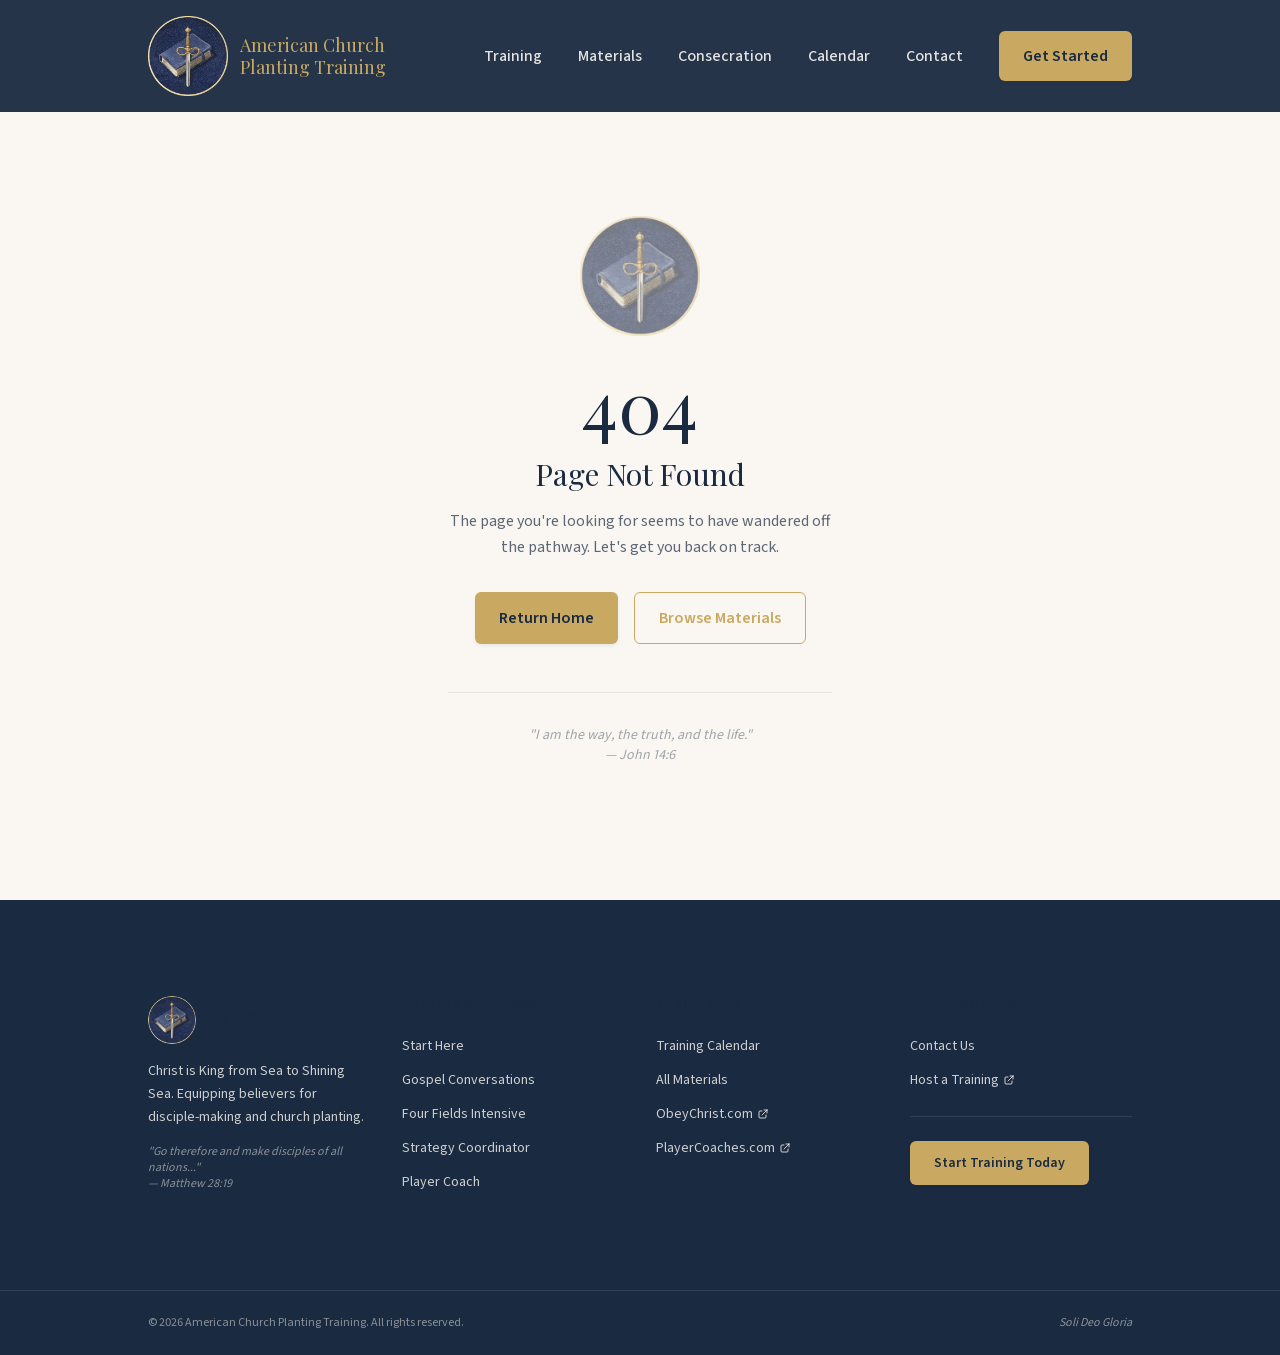
<file: 404/index.html>
<!DOCTYPE html><!--sUoY6s1TrKI8TRzXqkC0R--><html lang="en" class="playfair_display_55235e5f-module__TqjjNa__variable source_sans_3_a51207bd-module__Cu_kXW__variable"><head><meta charSet="utf-8"/><meta name="viewport" content="width=device-width, initial-scale=1"/><link rel="preload" as="image" href="/images/acpt-logo-circle.png"/><link rel="stylesheet" href="/_next/static/chunks/9e83a7ace37f2d51.css" data-precedence="next"/><link rel="preload" as="script" fetchPriority="low" href="/_next/static/chunks/fa6e8655acd41136.js"/><script src="/_next/static/chunks/806bdb8e4a6a9b95.js" async=""></script><script src="/_next/static/chunks/ecef2a6275901125.js" async=""></script><script src="/_next/static/chunks/58665f1783672c50.js" async=""></script><script src="/_next/static/chunks/turbopack-9d6ff6b42dee2372.js" async=""></script><script src="/_next/static/chunks/2b2a951848bcc4a6.js" async=""></script><script src="/_next/static/chunks/ff1a16fafef87110.js" async=""></script><script src="/_next/static/chunks/d2be314c3ece3fbe.js" async=""></script><meta name="robots" content="noindex"/><meta name="next-size-adjust" content=""/><title>American Church Planting Training</title><meta name="description" content="Christ is King from Sea to Shining Sea. Equipping believers for church planting through a proven 5-training pathway in 12 months."/><meta name="author" content="American Church Planting Training"/><meta name="keywords" content="church planting, training, Reformed, Christian education, disciple-making, Four Fields"/><meta property="og:title" content="American Church Planting Training"/><meta property="og:description" content="Christ is King from Sea to Shining Sea. Equipping believers for church planting through a proven 5-training pathway in 12 months."/><meta property="og:url" content="https://americanchurchplanting.com/"/><meta property="og:image" content="https://americanchurchplanting.com/images/acpt-logo-circle.png"/><meta property="og:image:width" content="400"/><meta property="og:image:height" content="400"/><meta property="og:image:alt" content="ACPT Logo"/><meta property="og:type" content="website"/><meta name="twitter:card" content="summary"/><meta name="twitter:title" content="American Church Planting Training"/><meta name="twitter:description" content="Christ is King from Sea to Shining Sea. Equipping believers for church planting."/><meta name="twitter:image" content="https://americanchurchplanting.com/images/acpt-logo-circle.png"/><link rel="icon" href="/favicon.ico?favicon.0b3bf435.ico" sizes="256x256" type="image/x-icon"/><link rel="icon" href="/images/acpt-logo-circle.png" sizes="192x192" type="image/png"/><link rel="icon" href="/favicon.ico" sizes="any"/><link rel="apple-touch-icon" href="/images/acpt-logo-circle.png"/><script src="/_next/static/chunks/a6dad97d9634a72d.js" noModule=""></script></head><body class="font-sans leading-relaxed"><div hidden=""><!--$--><!--/$--></div><header class="fixed top-0 left-0 right-0 z-50 transition-all duration-500 bg-navy/95 backdrop-blur-sm"><div class="container-default"><div class="flex items-center justify-between py-4"><a class="flex items-center gap-3 group" href="/"><div class="relative"><img alt="ACPT Logo" width="80" height="80" decoding="async" data-nimg="1" class="aspect-square object-cover transition-all duration-300 w-16 h-16 md:w-20 md:h-20" style="color:transparent" src="/images/acpt-logo-circle.png"/></div><div class="hidden sm:block"><span class="block font-serif text-base md:text-lg text-gold group-hover:text-gold-300 transition-colors leading-tight">American Church</span><span class="block font-serif text-base md:text-lg text-gold group-hover:text-gold-300 transition-colors leading-tight">Planting Training</span></div></a><nav class="hidden md:flex items-center gap-1"><a class="relative px-4 py-2 text-cream/90 font-medium hover:text-gold transition-colors group" href="/#pathway">Training<span class="absolute bottom-0 left-4 right-4 h-0.5 bg-gold scale-x-0 group-hover:scale-x-100 transition-transform origin-left"></span></a><a class="relative px-4 py-2 text-cream/90 font-medium hover:text-gold transition-colors group" href="/materials/">Materials<span class="absolute bottom-0 left-4 right-4 h-0.5 bg-gold scale-x-0 group-hover:scale-x-100 transition-transform origin-left"></span></a><a class="relative px-4 py-2 text-cream/90 font-medium hover:text-gold transition-colors group" href="/consecration/">Consecration<span class="absolute bottom-0 left-4 right-4 h-0.5 bg-gold scale-x-0 group-hover:scale-x-100 transition-transform origin-left"></span></a><a class="relative px-4 py-2 text-cream/90 font-medium hover:text-gold transition-colors group" href="/#calendar">Calendar<span class="absolute bottom-0 left-4 right-4 h-0.5 bg-gold scale-x-0 group-hover:scale-x-100 transition-transform origin-left"></span></a><a class="relative px-4 py-2 text-cream/90 font-medium hover:text-gold transition-colors group" href="/#contact">Contact<span class="absolute bottom-0 left-4 right-4 h-0.5 bg-gold scale-x-0 group-hover:scale-x-100 transition-transform origin-left"></span></a><a class="ml-4 btn btn-primary" href="/#contact">Get Started</a></nav><button class="md:hidden p-2 text-cream hover:text-gold transition-colors" aria-label="Toggle navigation menu" aria-expanded="false"><svg class="w-6 h-6" fill="none" stroke="currentColor" viewBox="0 0 24 24"><path stroke-linecap="round" stroke-linejoin="round" stroke-width="2" d="M4 6h16M4 12h16M4 18h16"></path></svg></button></div><div class="md:hidden overflow-hidden transition-all duration-300 max-h-0"><nav class="flex flex-col gap-1 pt-2 border-t border-cream/10"><a class="px-4 py-3 text-cream/90 hover:text-gold hover:bg-cream/5 rounded transition-colors" href="/#pathway">Training</a><a class="px-4 py-3 text-cream/90 hover:text-gold hover:bg-cream/5 rounded transition-colors" href="/materials/">Materials</a><a class="px-4 py-3 text-cream/90 hover:text-gold hover:bg-cream/5 rounded transition-colors" href="/consecration/">Consecration</a><a class="px-4 py-3 text-cream/90 hover:text-gold hover:bg-cream/5 rounded transition-colors" href="/#calendar">Calendar</a><a class="px-4 py-3 text-cream/90 hover:text-gold hover:bg-cream/5 rounded transition-colors" href="/#contact">Contact</a><a class="mx-4 mt-2 btn btn-primary text-center" href="/#contact">Get Started</a></nav></div></div></header><main class="pt-20 min-h-screen flex items-center justify-center bg-cream"><div class="container-default text-center py-16"><div class="max-w-md mx-auto"><div class="flex justify-center mb-8"><img alt="ACPT Logo" loading="lazy" width="120" height="120" decoding="async" data-nimg="1" class="opacity-60" style="color:transparent" src="/images/acpt-logo-circle.png"/></div><h1 class="font-serif text-6xl md:text-7xl text-navy mb-4">404</h1><h2 class="font-serif text-2xl md:text-3xl text-navy mb-4">Page Not Found</h2><p class="text-navy/70 mb-8 max-w-sm mx-auto">The page you&#x27;re looking for seems to have wandered off the pathway. Let&#x27;s get you back on track.</p><div class="flex flex-col sm:flex-row gap-4 justify-center"><a class="btn btn-primary" href="/">Return Home</a><a class="btn btn-outline" href="/materials/">Browse Materials</a></div><div class="mt-12 pt-8 border-t border-navy/10"><p class="text-navy/40 text-sm italic">&quot;I am the way, the truth, and the life.&quot;<br/>— John 14:6</p></div></div></div></main><!--$--><!--/$--><footer class="bg-navy text-cream/80"><div class="container-default section-padding"><div class="grid grid-cols-1 md:grid-cols-2 lg:grid-cols-4 gap-10 lg:gap-8"><div class="lg:col-span-1"><div class="flex items-center gap-3 mb-4"><img alt="ACPT Logo" loading="lazy" width="48" height="48" decoding="async" data-nimg="1" class="rounded-full" style="color:transparent" src="/images/acpt-logo-circle.png"/><h3 class="font-serif text-2xl text-gold">ACPT</h3></div><p class="text-sm leading-relaxed mb-4">Christ is King from Sea to Shining Sea. Equipping believers for disciple-making and church planting.</p><p class="text-xs text-cream/50 italic">&quot;Go therefore and make disciples of all nations...&quot;<br/>— Matthew 28:19</p></div><div><h4 class="text-cream mb-5 uppercase tracking-[0.15em] text-xs font-semibold">Training Pathway</h4><ul class="space-y-2"><li><a class="text-sm hover:text-gold transition-colors" href="/materials/#start-here">Start Here</a></li><li><a class="text-sm hover:text-gold transition-colors" href="/materials/#gct">Gospel Conversations</a></li><li><a class="text-sm hover:text-gold transition-colors" href="/materials/#four-fields">Four Fields Intensive</a></li><li><a class="text-sm hover:text-gold transition-colors" href="/materials/#strategy-coordinator">Strategy Coordinator</a></li><li><a class="text-sm hover:text-gold transition-colors" href="/materials/#player-coach">Player Coach</a></li></ul></div><div><h4 class="text-cream mb-5 uppercase tracking-[0.15em] text-xs font-semibold">Resources</h4><ul class="space-y-2"><li><a class="text-sm hover:text-gold transition-colors" href="/#calendar">Training Calendar</a></li><li><a class="text-sm hover:text-gold transition-colors" href="/materials/">All Materials</a></li><li><a href="https://www.obeychrist.com" target="_blank" rel="noopener noreferrer" class="text-sm hover:text-gold transition-colors inline-flex items-center gap-1">ObeyChrist.com<svg class="w-3 h-3" fill="none" stroke="currentColor" viewBox="0 0 24 24"><path stroke-linecap="round" stroke-linejoin="round" stroke-width="2" d="M10 6H6a2 2 0 00-2 2v10a2 2 0 002 2h10a2 2 0 002-2v-4M14 4h6m0 0v6m0-6L10 14"></path></svg></a></li><li><a href="https://www.playercoaches.com" target="_blank" rel="noopener noreferrer" class="text-sm hover:text-gold transition-colors inline-flex items-center gap-1">PlayerCoaches.com<svg class="w-3 h-3" fill="none" stroke="currentColor" viewBox="0 0 24 24"><path stroke-linecap="round" stroke-linejoin="round" stroke-width="2" d="M10 6H6a2 2 0 00-2 2v10a2 2 0 002 2h10a2 2 0 002-2v-4M14 4h6m0 0v6m0-6L10 14"></path></svg></a></li></ul></div><div><h4 class="text-cream mb-5 uppercase tracking-[0.15em] text-xs font-semibold">Get Involved</h4><ul class="space-y-2"><li><a class="text-sm hover:text-gold transition-colors" href="/#contact">Contact Us</a></li><li><a href="https://docs.google.com/document/d/11UxwIkGMwqZjRQWMjpBnKzSUeKCMKIKWB_cYLEx9mq0/edit" target="_blank" rel="noopener noreferrer" class="text-sm hover:text-gold transition-colors inline-flex items-center gap-1">Host a Training<svg class="w-3 h-3" fill="none" stroke="currentColor" viewBox="0 0 24 24"><path stroke-linecap="round" stroke-linejoin="round" stroke-width="2" d="M10 6H6a2 2 0 00-2 2v10a2 2 0 002 2h10a2 2 0 002-2v-4M14 4h6m0 0v6m0-6L10 14"></path></svg></a></li></ul><div class="mt-6 pt-6 border-t border-cream/10"><a class="btn btn-primary text-sm" href="/#contact">Start Training Today</a></div></div></div></div><div class="border-t border-cream/10"><div class="container-default py-6 flex flex-col sm:flex-row items-center justify-between gap-4 text-xs text-cream/50"><p>© <!-- -->2026<!-- --> American Church Planting Training. All rights reserved.</p><p class="italic">Soli Deo Gloria</p></div></div></footer><script src="/_next/static/chunks/fa6e8655acd41136.js" id="_R_" async=""></script><script>(self.__next_f=self.__next_f||[]).push([0])</script><script>self.__next_f.push([1,"1:\"$Sreact.fragment\"\n2:I[2971,[\"/_next/static/chunks/2b2a951848bcc4a6.js\"],\"default\"]\n3:I[39756,[\"/_next/static/chunks/ff1a16fafef87110.js\",\"/_next/static/chunks/d2be314c3ece3fbe.js\"],\"default\"]\n4:I[37457,[\"/_next/static/chunks/ff1a16fafef87110.js\",\"/_next/static/chunks/d2be314c3ece3fbe.js\"],\"default\"]\n5:I[5500,[\"/_next/static/chunks/2b2a951848bcc4a6.js\"],\"Image\"]\n6:I[22016,[\"/_next/static/chunks/2b2a951848bcc4a6.js\"],\"\"]\nd:I[68027,[\"/_next/static/chunks/ff1a16fafef87110.js\",\"/_next/static/chunks/d2be314c3ece3fbe.js\"],\"default\"]\n:HL[\"/_next/static/chunks/9e83a7ace37f2d51.css\",\"style\"]\n"])</script><script>self.__next_f.push([1,"0:{\"P\":null,\"b\":\"sUoY6s1TrKI8TRzXqkC0R\",\"c\":[\"\",\"_not-found\",\"\"],\"q\":\"\",\"i\":false,\"f\":[[[\"\",{\"children\":[\"/_not-found\",{\"children\":[\"__PAGE__\",{}]}]},\"$undefined\",\"$undefined\",true],[[\"$\",\"$1\",\"c\",{\"children\":[[[\"$\",\"link\",\"0\",{\"rel\":\"stylesheet\",\"href\":\"/_next/static/chunks/9e83a7ace37f2d51.css\",\"precedence\":\"next\",\"crossOrigin\":\"$undefined\",\"nonce\":\"$undefined\"}],[\"$\",\"script\",\"script-0\",{\"src\":\"/_next/static/chunks/2b2a951848bcc4a6.js\",\"async\":true,\"nonce\":\"$undefined\"}]],[\"$\",\"html\",null,{\"lang\":\"en\",\"className\":\"playfair_display_55235e5f-module__TqjjNa__variable source_sans_3_a51207bd-module__Cu_kXW__variable\",\"children\":[\"$\",\"body\",null,{\"className\":\"font-sans leading-relaxed\",\"children\":[[\"$\",\"$L2\",null,{}],[\"$\",\"$L3\",null,{\"parallelRouterKey\":\"children\",\"error\":\"$undefined\",\"errorStyles\":\"$undefined\",\"errorScripts\":\"$undefined\",\"template\":[\"$\",\"$L4\",null,{}],\"templateStyles\":\"$undefined\",\"templateScripts\":\"$undefined\",\"notFound\":[[\"$\",\"main\",null,{\"className\":\"pt-20 min-h-screen flex items-center justify-center bg-cream\",\"children\":[\"$\",\"div\",null,{\"className\":\"container-default text-center py-16\",\"children\":[\"$\",\"div\",null,{\"className\":\"max-w-md mx-auto\",\"children\":[[\"$\",\"div\",null,{\"className\":\"flex justify-center mb-8\",\"children\":[\"$\",\"$L5\",null,{\"src\":\"/images/acpt-logo-circle.png\",\"alt\":\"ACPT Logo\",\"width\":120,\"height\":120,\"className\":\"opacity-60\"}]}],[\"$\",\"h1\",null,{\"className\":\"font-serif text-6xl md:text-7xl text-navy mb-4\",\"children\":\"404\"}],[\"$\",\"h2\",null,{\"className\":\"font-serif text-2xl md:text-3xl text-navy mb-4\",\"children\":\"Page Not Found\"}],[\"$\",\"p\",null,{\"className\":\"text-navy/70 mb-8 max-w-sm mx-auto\",\"children\":\"The page you're looking for seems to have wandered off the pathway. Let's get you back on track.\"}],[\"$\",\"div\",null,{\"className\":\"flex flex-col sm:flex-row gap-4 justify-center\",\"children\":[[\"$\",\"$L6\",null,{\"href\":\"/\",\"className\":\"btn btn-primary\",\"children\":\"Return Home\"}],[\"$\",\"$L6\",null,{\"href\":\"/materials\",\"className\":\"btn btn-outline\",\"children\":\"Browse Materials\"}]]}],[\"$\",\"div\",null,{\"className\":\"mt-12 pt-8 border-t border-navy/10\",\"children\":[\"$\",\"p\",null,{\"className\":\"text-navy/40 text-sm italic\",\"children\":[\"\\\"I am the way, the truth, and the life.\\\"\",[\"$\",\"br\",null,{}],\"— John 14:6\"]}]}]]}]}]}],[]],\"forbidden\":\"$undefined\",\"unauthorized\":\"$undefined\"}],[\"$\",\"footer\",null,{\"className\":\"bg-navy text-cream/80\",\"children\":[[\"$\",\"div\",null,{\"className\":\"container-default section-padding\",\"children\":[\"$\",\"div\",null,{\"className\":\"grid grid-cols-1 md:grid-cols-2 lg:grid-cols-4 gap-10 lg:gap-8\",\"children\":[[\"$\",\"div\",null,{\"className\":\"lg:col-span-1\",\"children\":[[\"$\",\"div\",null,{\"className\":\"flex items-center gap-3 mb-4\",\"children\":[[\"$\",\"$L5\",null,{\"src\":\"/images/acpt-logo-circle.png\",\"alt\":\"ACPT Logo\",\"width\":48,\"height\":48,\"className\":\"rounded-full\"}],[\"$\",\"h3\",null,{\"className\":\"font-serif text-2xl text-gold\",\"children\":\"ACPT\"}]]}],[\"$\",\"p\",null,{\"className\":\"text-sm leading-relaxed mb-4\",\"children\":\"Christ is King from Sea to Shining Sea. Equipping believers for disciple-making and church planting.\"}],[\"$\",\"p\",null,{\"className\":\"text-xs text-cream/50 italic\",\"children\":[\"\\\"Go therefore and make disciples of all nations...\\\"\",[\"$\",\"br\",null,{}],\"— Matthew 28:19\"]}]]}],[\"$\",\"div\",null,{\"children\":[[\"$\",\"h4\",null,{\"className\":\"text-cream mb-5 uppercase tracking-[0.15em] text-xs font-semibold\",\"children\":\"Training Pathway\"}],[\"$\",\"ul\",null,{\"className\":\"space-y-2\",\"children\":[[\"$\",\"li\",\"/materials#start-here\",{\"children\":[\"$\",\"$L6\",null,{\"href\":\"/materials#start-here\",\"className\":\"text-sm hover:text-gold transition-colors\",\"children\":\"Start Here\"}]}],[\"$\",\"li\",\"/materials#gct\",{\"children\":[\"$\",\"$L6\",null,{\"href\":\"/materials#gct\",\"className\":\"text-sm hover:text-gold transition-colors\",\"children\":\"Gospel Conversations\"}]}],[\"$\",\"li\",\"/materials#four-fields\",{\"children\":[\"$\",\"$L6\",null,{\"href\":\"/materials#four-fields\",\"className\":\"text-sm hover:text-gold transition-colors\",\"children\":\"Four Fields Intensive\"}]}],[\"$\",\"li\",\"/materials#strategy-coordinator\",{\"children\":[\"$\",\"$L6\",null,{\"href\":\"/materials#strategy-coordinator\",\"className\":\"text-sm hover:text-gold transition-colors\",\"children\":\"Strategy Coordinator\"}]}],[\"$\",\"li\",\"/materials#player-coach\",{\"children\":[\"$\",\"$L6\",null,{\"href\":\"/materials#player-coach\",\"className\":\"text-sm hover:text-gold transition-colors\",\"children\":\"Player Coach\"}]}]]}]]}],[\"$\",\"div\",null,{\"children\":[[\"$\",\"h4\",null,{\"className\":\"text-cream mb-5 uppercase tracking-[0.15em] text-xs font-semibold\",\"children\":\"Resources\"}],\"$L7\"]}],\"$L8\"]}]}],\"$L9\"]}]]}]}]]}],{\"children\":[\"$La\",{\"children\":[\"$Lb\",{},null,false,false]},null,false,false]},null,false,false],\"$Lc\",false]],\"m\":\"$undefined\",\"G\":[\"$d\",\"$undefined\"],\"S\":true}\n"])</script><script>self.__next_f.push([1,"e:I[97367,[\"/_next/static/chunks/ff1a16fafef87110.js\",\"/_next/static/chunks/d2be314c3ece3fbe.js\"],\"OutletBoundary\"]\nf:\"$Sreact.suspense\"\n11:I[97367,[\"/_next/static/chunks/ff1a16fafef87110.js\",\"/_next/static/chunks/d2be314c3ece3fbe.js\"],\"ViewportBoundary\"]\n13:I[97367,[\"/_next/static/chunks/ff1a16fafef87110.js\",\"/_next/static/chunks/d2be314c3ece3fbe.js\"],\"MetadataBoundary\"]\n"])</script><script>self.__next_f.push([1,"7:[\"$\",\"ul\",null,{\"className\":\"space-y-2\",\"children\":[[\"$\",\"li\",\"/#calendar\",{\"children\":[\"$\",\"$L6\",null,{\"href\":\"/#calendar\",\"className\":\"text-sm hover:text-gold transition-colors\",\"children\":\"Training Calendar\"}]}],[\"$\",\"li\",\"/materials\",{\"children\":[\"$\",\"$L6\",null,{\"href\":\"/materials\",\"className\":\"text-sm hover:text-gold transition-colors\",\"children\":\"All Materials\"}]}],[\"$\",\"li\",\"https://www.obeychrist.com\",{\"children\":[\"$\",\"a\",null,{\"href\":\"https://www.obeychrist.com\",\"target\":\"_blank\",\"rel\":\"noopener noreferrer\",\"className\":\"text-sm hover:text-gold transition-colors inline-flex items-center gap-1\",\"children\":[\"ObeyChrist.com\",[\"$\",\"svg\",null,{\"className\":\"w-3 h-3\",\"fill\":\"none\",\"stroke\":\"currentColor\",\"viewBox\":\"0 0 24 24\",\"children\":[\"$\",\"path\",null,{\"strokeLinecap\":\"round\",\"strokeLinejoin\":\"round\",\"strokeWidth\":2,\"d\":\"M10 6H6a2 2 0 00-2 2v10a2 2 0 002 2h10a2 2 0 002-2v-4M14 4h6m0 0v6m0-6L10 14\"}]}]]}]}],[\"$\",\"li\",\"https://www.playercoaches.com\",{\"children\":[\"$\",\"a\",null,{\"href\":\"https://www.playercoaches.com\",\"target\":\"_blank\",\"rel\":\"noopener noreferrer\",\"className\":\"text-sm hover:text-gold transition-colors inline-flex items-center gap-1\",\"children\":[\"PlayerCoaches.com\",[\"$\",\"svg\",null,{\"className\":\"w-3 h-3\",\"fill\":\"none\",\"stroke\":\"currentColor\",\"viewBox\":\"0 0 24 24\",\"children\":[\"$\",\"path\",null,{\"strokeLinecap\":\"round\",\"strokeLinejoin\":\"round\",\"strokeWidth\":2,\"d\":\"M10 6H6a2 2 0 00-2 2v10a2 2 0 002 2h10a2 2 0 002-2v-4M14 4h6m0 0v6m0-6L10 14\"}]}]]}]}]]}]\n"])</script><script>self.__next_f.push([1,"8:[\"$\",\"div\",null,{\"children\":[[\"$\",\"h4\",null,{\"className\":\"text-cream mb-5 uppercase tracking-[0.15em] text-xs font-semibold\",\"children\":\"Get Involved\"}],[\"$\",\"ul\",null,{\"className\":\"space-y-2\",\"children\":[[\"$\",\"li\",\"/#contact\",{\"children\":[\"$\",\"$L6\",null,{\"href\":\"/#contact\",\"className\":\"text-sm hover:text-gold transition-colors\",\"children\":\"Contact Us\"}]}],[\"$\",\"li\",\"https://docs.google.com/document/d/11UxwIkGMwqZjRQWMjpBnKzSUeKCMKIKWB_cYLEx9mq0/edit\",{\"children\":[\"$\",\"a\",null,{\"href\":\"https://docs.google.com/document/d/11UxwIkGMwqZjRQWMjpBnKzSUeKCMKIKWB_cYLEx9mq0/edit\",\"target\":\"_blank\",\"rel\":\"noopener noreferrer\",\"className\":\"text-sm hover:text-gold transition-colors inline-flex items-center gap-1\",\"children\":[\"Host a Training\",[\"$\",\"svg\",null,{\"className\":\"w-3 h-3\",\"fill\":\"none\",\"stroke\":\"currentColor\",\"viewBox\":\"0 0 24 24\",\"children\":[\"$\",\"path\",null,{\"strokeLinecap\":\"round\",\"strokeLinejoin\":\"round\",\"strokeWidth\":2,\"d\":\"M10 6H6a2 2 0 00-2 2v10a2 2 0 002 2h10a2 2 0 002-2v-4M14 4h6m0 0v6m0-6L10 14\"}]}]]}]}]]}],[\"$\",\"div\",null,{\"className\":\"mt-6 pt-6 border-t border-cream/10\",\"children\":[\"$\",\"$L6\",null,{\"href\":\"/#contact\",\"className\":\"btn btn-primary text-sm\",\"children\":\"Start Training Today\"}]}]]}]\n9:[\"$\",\"div\",null,{\"className\":\"border-t border-cream/10\",\"children\":[\"$\",\"div\",null,{\"className\":\"container-default py-6 flex flex-col sm:flex-row items-center justify-between gap-4 text-xs text-cream/50\",\"children\":[[\"$\",\"p\",null,{\"children\":[\"© \",2026,\" American Church Planting Training. All rights reserved.\"]}],[\"$\",\"p\",null,{\"className\":\"italic\",\"children\":\"Soli Deo Gloria\"}]]}]}]\na:[\"$\",\"$1\",\"c\",{\"children\":[null,[\"$\",\"$L3\",null,{\"parallelRouterKey\":\"children\",\"error\":\"$undefined\",\"errorStyles\":\"$undefined\",\"errorScripts\":\"$undefined\",\"template\":[\"$\",\"$L4\",null,{}],\"templateStyles\":\"$undefined\",\"templateScripts\":\"$undefined\",\"notFound\":\"$undefined\",\"forbidden\":\"$undefined\",\"unauthorized\":\"$undefined\"}]]}]\n"])</script><script>self.__next_f.push([1,"b:[\"$\",\"$1\",\"c\",{\"children\":[[\"$\",\"main\",null,{\"className\":\"pt-20 min-h-screen flex items-center justify-center bg-cream\",\"children\":[\"$\",\"div\",null,{\"className\":\"container-default text-center py-16\",\"children\":[\"$\",\"div\",null,{\"className\":\"max-w-md mx-auto\",\"children\":[[\"$\",\"div\",null,{\"className\":\"flex justify-center mb-8\",\"children\":[\"$\",\"$L5\",null,{\"src\":\"/images/acpt-logo-circle.png\",\"alt\":\"ACPT Logo\",\"width\":120,\"height\":120,\"className\":\"opacity-60\"}]}],[\"$\",\"h1\",null,{\"className\":\"font-serif text-6xl md:text-7xl text-navy mb-4\",\"children\":\"404\"}],[\"$\",\"h2\",null,{\"className\":\"font-serif text-2xl md:text-3xl text-navy mb-4\",\"children\":\"Page Not Found\"}],[\"$\",\"p\",null,{\"className\":\"text-navy/70 mb-8 max-w-sm mx-auto\",\"children\":\"The page you're looking for seems to have wandered off the pathway. Let's get you back on track.\"}],[\"$\",\"div\",null,{\"className\":\"flex flex-col sm:flex-row gap-4 justify-center\",\"children\":[[\"$\",\"$L6\",null,{\"href\":\"/\",\"className\":\"btn btn-primary\",\"children\":\"Return Home\"}],[\"$\",\"$L6\",null,{\"href\":\"/materials\",\"className\":\"btn btn-outline\",\"children\":\"Browse Materials\"}]]}],[\"$\",\"div\",null,{\"className\":\"mt-12 pt-8 border-t border-navy/10\",\"children\":[\"$\",\"p\",null,{\"className\":\"text-navy/40 text-sm italic\",\"children\":[\"\\\"I am the way, the truth, and the life.\\\"\",[\"$\",\"br\",null,{}],\"— John 14:6\"]}]}]]}]}]}],null,[\"$\",\"$Le\",null,{\"children\":[\"$\",\"$f\",null,{\"name\":\"Next.MetadataOutlet\",\"children\":\"$@10\"}]}]]}]\n"])</script><script>self.__next_f.push([1,"c:[\"$\",\"$1\",\"h\",{\"children\":[[\"$\",\"meta\",null,{\"name\":\"robots\",\"content\":\"noindex\"}],[\"$\",\"$L11\",null,{\"children\":\"$L12\"}],[\"$\",\"div\",null,{\"hidden\":true,\"children\":[\"$\",\"$L13\",null,{\"children\":[\"$\",\"$f\",null,{\"name\":\"Next.Metadata\",\"children\":\"$L14\"}]}]}],[\"$\",\"meta\",null,{\"name\":\"next-size-adjust\",\"content\":\"\"}]]}]\n"])</script><script>self.__next_f.push([1,"12:[[\"$\",\"meta\",\"0\",{\"charSet\":\"utf-8\"}],[\"$\",\"meta\",\"1\",{\"name\":\"viewport\",\"content\":\"width=device-width, initial-scale=1\"}]]\n"])</script><script>self.__next_f.push([1,"15:I[27201,[\"/_next/static/chunks/ff1a16fafef87110.js\",\"/_next/static/chunks/d2be314c3ece3fbe.js\"],\"IconMark\"]\n10:null\n"])</script><script>self.__next_f.push([1,"14:[[\"$\",\"title\",\"0\",{\"children\":\"American Church Planting Training\"}],[\"$\",\"meta\",\"1\",{\"name\":\"description\",\"content\":\"Christ is King from Sea to Shining Sea. Equipping believers for church planting through a proven 5-training pathway in 12 months.\"}],[\"$\",\"meta\",\"2\",{\"name\":\"author\",\"content\":\"American Church Planting Training\"}],[\"$\",\"meta\",\"3\",{\"name\":\"keywords\",\"content\":\"church planting, training, Reformed, Christian education, disciple-making, Four Fields\"}],[\"$\",\"meta\",\"4\",{\"property\":\"og:title\",\"content\":\"American Church Planting Training\"}],[\"$\",\"meta\",\"5\",{\"property\":\"og:description\",\"content\":\"Christ is King from Sea to Shining Sea. Equipping believers for church planting through a proven 5-training pathway in 12 months.\"}],[\"$\",\"meta\",\"6\",{\"property\":\"og:url\",\"content\":\"https://americanchurchplanting.com/\"}],[\"$\",\"meta\",\"7\",{\"property\":\"og:image\",\"content\":\"https://americanchurchplanting.com/images/acpt-logo-circle.png\"}],[\"$\",\"meta\",\"8\",{\"property\":\"og:image:width\",\"content\":\"400\"}],[\"$\",\"meta\",\"9\",{\"property\":\"og:image:height\",\"content\":\"400\"}],[\"$\",\"meta\",\"10\",{\"property\":\"og:image:alt\",\"content\":\"ACPT Logo\"}],[\"$\",\"meta\",\"11\",{\"property\":\"og:type\",\"content\":\"website\"}],[\"$\",\"meta\",\"12\",{\"name\":\"twitter:card\",\"content\":\"summary\"}],[\"$\",\"meta\",\"13\",{\"name\":\"twitter:title\",\"content\":\"American Church Planting Training\"}],[\"$\",\"meta\",\"14\",{\"name\":\"twitter:description\",\"content\":\"Christ is King from Sea to Shining Sea. Equipping believers for church planting.\"}],[\"$\",\"meta\",\"15\",{\"name\":\"twitter:image\",\"content\":\"https://americanchurchplanting.com/images/acpt-logo-circle.png\"}],[\"$\",\"link\",\"16\",{\"rel\":\"icon\",\"href\":\"/favicon.ico?favicon.0b3bf435.ico\",\"sizes\":\"256x256\",\"type\":\"image/x-icon\"}],[\"$\",\"link\",\"17\",{\"rel\":\"icon\",\"href\":\"/images/acpt-logo-circle.png\",\"sizes\":\"192x192\",\"type\":\"image/png\"}],[\"$\",\"link\",\"18\",{\"rel\":\"icon\",\"href\":\"/favicon.ico\",\"sizes\":\"any\"}],[\"$\",\"link\",\"19\",{\"rel\":\"apple-touch-icon\",\"href\":\"/images/acpt-logo-circle.png\"}],[\"$\",\"$L15\",\"20\",{}]]\n"])</script></body></html>
</file>
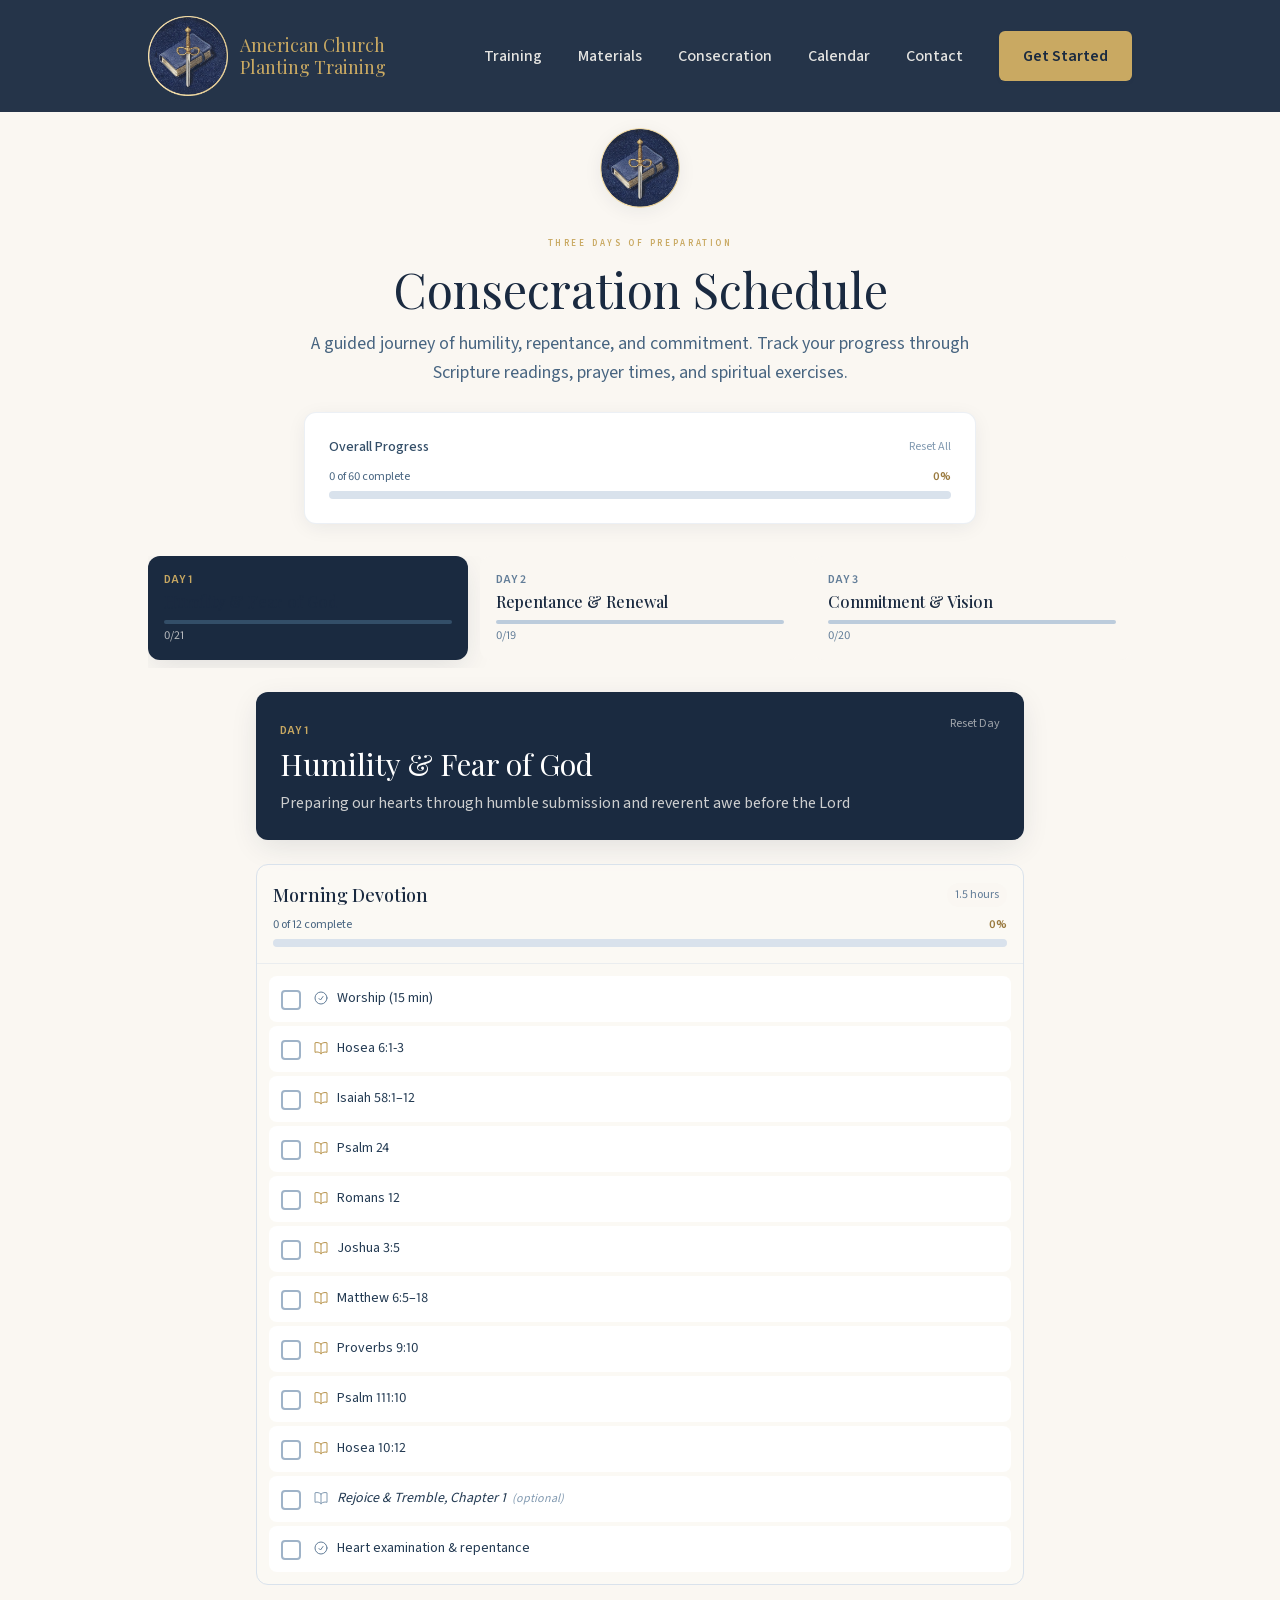
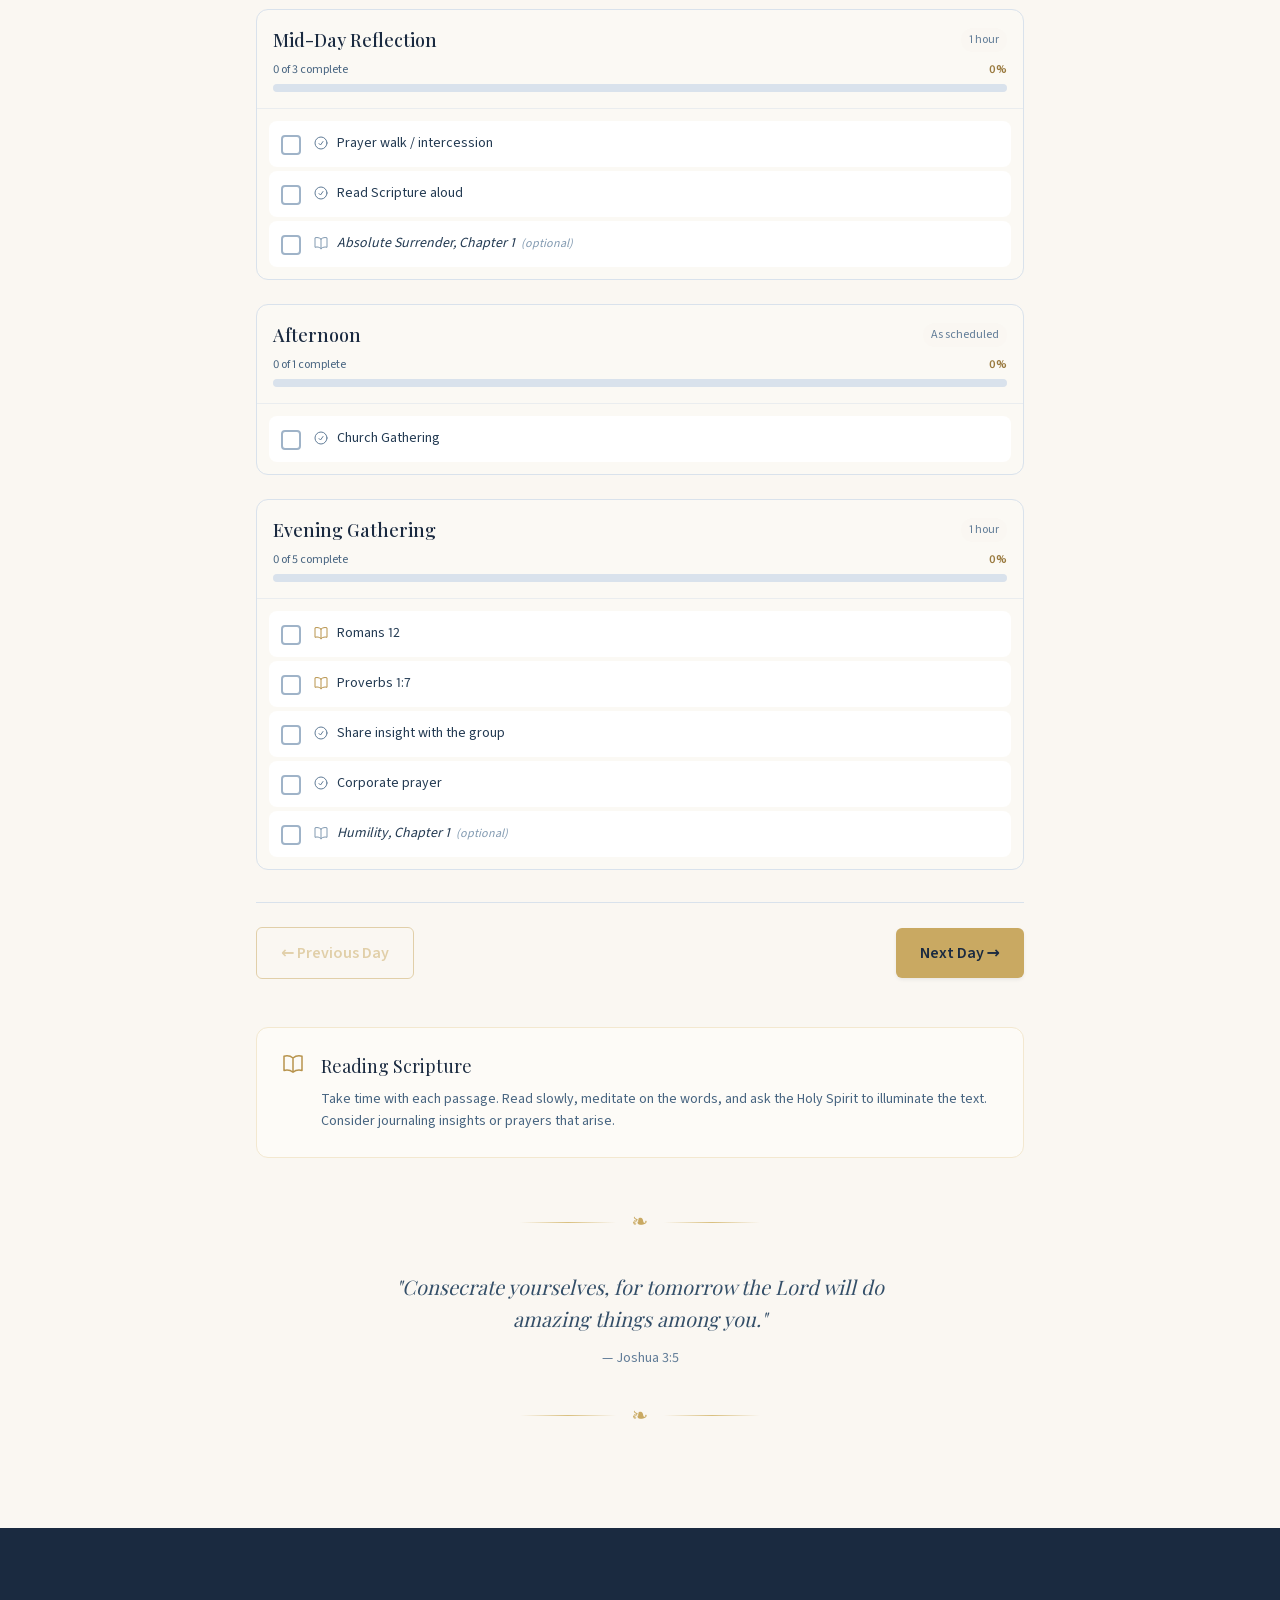
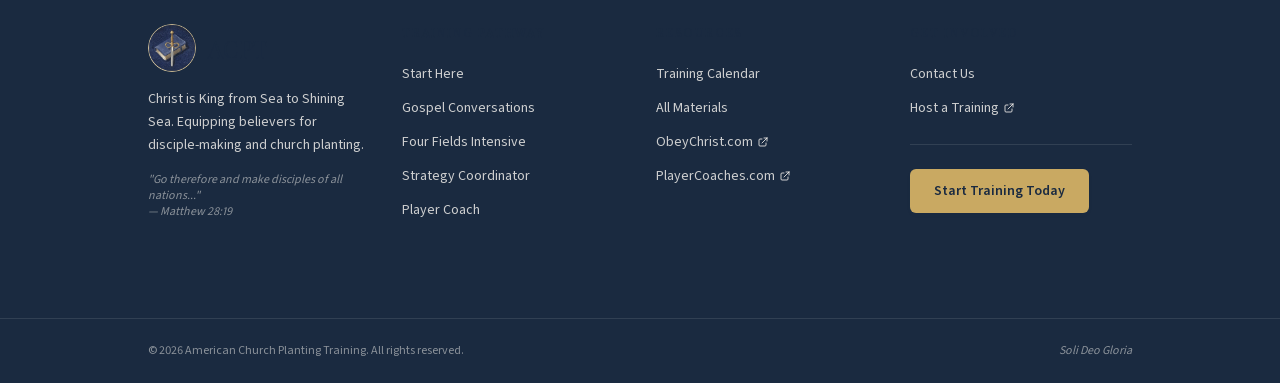
<file: consecration/index.html>
<!DOCTYPE html><!--sUoY6s1TrKI8TRzXqkC0R--><html lang="en" class="playfair_display_55235e5f-module__TqjjNa__variable source_sans_3_a51207bd-module__Cu_kXW__variable"><head><meta charSet="utf-8"/><meta name="viewport" content="width=device-width, initial-scale=1"/><link rel="preload" href="/_next/static/media/2a65768255d6b625-s.p.d19752fb.woff2" as="font" crossorigin="" type="font/woff2"/><link rel="preload" href="/_next/static/media/47df9ba1c7236d3b-s.p.7bbb93ea.woff2" as="font" crossorigin="" type="font/woff2"/><link rel="preload" as="image" href="/images/acpt-logo-circle.png"/><link rel="stylesheet" href="/_next/static/chunks/9e83a7ace37f2d51.css" data-precedence="next"/><link rel="preload" as="script" fetchPriority="low" href="/_next/static/chunks/fa6e8655acd41136.js"/><script src="/_next/static/chunks/806bdb8e4a6a9b95.js" async=""></script><script src="/_next/static/chunks/ecef2a6275901125.js" async=""></script><script src="/_next/static/chunks/58665f1783672c50.js" async=""></script><script src="/_next/static/chunks/turbopack-9d6ff6b42dee2372.js" async=""></script><script src="/_next/static/chunks/2b2a951848bcc4a6.js" async=""></script><script src="/_next/static/chunks/ff1a16fafef87110.js" async=""></script><script src="/_next/static/chunks/d2be314c3ece3fbe.js" async=""></script><script src="/_next/static/chunks/67c41e929e267e7e.js" async=""></script><meta name="next-size-adjust" content=""/><title>American Church Planting Training</title><meta name="description" content="Christ is King from Sea to Shining Sea. Equipping believers for church planting through a proven 5-training pathway in 12 months."/><meta name="author" content="American Church Planting Training"/><meta name="keywords" content="church planting, training, Reformed, Christian education, disciple-making, Four Fields"/><meta property="og:title" content="American Church Planting Training"/><meta property="og:description" content="Christ is King from Sea to Shining Sea. Equipping believers for church planting through a proven 5-training pathway in 12 months."/><meta property="og:url" content="https://americanchurchplanting.com/"/><meta property="og:image" content="https://americanchurchplanting.com/images/acpt-logo-circle.png"/><meta property="og:image:width" content="400"/><meta property="og:image:height" content="400"/><meta property="og:image:alt" content="ACPT Logo"/><meta property="og:type" content="website"/><meta name="twitter:card" content="summary"/><meta name="twitter:title" content="American Church Planting Training"/><meta name="twitter:description" content="Christ is King from Sea to Shining Sea. Equipping believers for church planting."/><meta name="twitter:image" content="https://americanchurchplanting.com/images/acpt-logo-circle.png"/><link rel="icon" href="/favicon.ico?favicon.0b3bf435.ico" sizes="256x256" type="image/x-icon"/><link rel="icon" href="/images/acpt-logo-circle.png" sizes="192x192" type="image/png"/><link rel="icon" href="/favicon.ico" sizes="any"/><link rel="apple-touch-icon" href="/images/acpt-logo-circle.png"/><script src="/_next/static/chunks/a6dad97d9634a72d.js" noModule=""></script></head><body class="font-sans leading-relaxed"><div hidden=""><!--$--><!--/$--></div><header class="fixed top-0 left-0 right-0 z-50 transition-all duration-500 bg-navy/95 backdrop-blur-sm"><div class="container-default"><div class="flex items-center justify-between py-4"><a class="flex items-center gap-3 group" href="/"><div class="relative"><img alt="ACPT Logo" width="80" height="80" decoding="async" data-nimg="1" class="aspect-square object-cover transition-all duration-300 w-16 h-16 md:w-20 md:h-20" style="color:transparent" src="/images/acpt-logo-circle.png"/></div><div class="hidden sm:block"><span class="block font-serif text-base md:text-lg text-gold group-hover:text-gold-300 transition-colors leading-tight">American Church</span><span class="block font-serif text-base md:text-lg text-gold group-hover:text-gold-300 transition-colors leading-tight">Planting Training</span></div></a><nav class="hidden md:flex items-center gap-1"><a class="relative px-4 py-2 text-cream/90 font-medium hover:text-gold transition-colors group" href="/#pathway">Training<span class="absolute bottom-0 left-4 right-4 h-0.5 bg-gold scale-x-0 group-hover:scale-x-100 transition-transform origin-left"></span></a><a class="relative px-4 py-2 text-cream/90 font-medium hover:text-gold transition-colors group" href="/materials/">Materials<span class="absolute bottom-0 left-4 right-4 h-0.5 bg-gold scale-x-0 group-hover:scale-x-100 transition-transform origin-left"></span></a><a class="relative px-4 py-2 text-cream/90 font-medium hover:text-gold transition-colors group" href="/consecration/">Consecration<span class="absolute bottom-0 left-4 right-4 h-0.5 bg-gold scale-x-0 group-hover:scale-x-100 transition-transform origin-left"></span></a><a class="relative px-4 py-2 text-cream/90 font-medium hover:text-gold transition-colors group" href="/#calendar">Calendar<span class="absolute bottom-0 left-4 right-4 h-0.5 bg-gold scale-x-0 group-hover:scale-x-100 transition-transform origin-left"></span></a><a class="relative px-4 py-2 text-cream/90 font-medium hover:text-gold transition-colors group" href="/#contact">Contact<span class="absolute bottom-0 left-4 right-4 h-0.5 bg-gold scale-x-0 group-hover:scale-x-100 transition-transform origin-left"></span></a><a class="ml-4 btn btn-primary" href="/#contact">Get Started</a></nav><button class="md:hidden p-2 text-cream hover:text-gold transition-colors" aria-label="Toggle navigation menu" aria-expanded="false"><svg class="w-6 h-6" fill="none" stroke="currentColor" viewBox="0 0 24 24"><path stroke-linecap="round" stroke-linejoin="round" stroke-width="2" d="M4 6h16M4 12h16M4 18h16"></path></svg></button></div><div class="md:hidden overflow-hidden transition-all duration-300 max-h-0"><nav class="flex flex-col gap-1 pt-2 border-t border-cream/10"><a class="px-4 py-3 text-cream/90 hover:text-gold hover:bg-cream/5 rounded transition-colors" href="/#pathway">Training</a><a class="px-4 py-3 text-cream/90 hover:text-gold hover:bg-cream/5 rounded transition-colors" href="/materials/">Materials</a><a class="px-4 py-3 text-cream/90 hover:text-gold hover:bg-cream/5 rounded transition-colors" href="/consecration/">Consecration</a><a class="px-4 py-3 text-cream/90 hover:text-gold hover:bg-cream/5 rounded transition-colors" href="/#calendar">Calendar</a><a class="px-4 py-3 text-cream/90 hover:text-gold hover:bg-cream/5 rounded transition-colors" href="/#contact">Contact</a><a class="mx-4 mt-2 btn btn-primary text-center" href="/#contact">Get Started</a></nav></div></div></header><div class="min-h-screen bg-cream flex items-center justify-center"><div class="text-center"><div class="w-12 h-12 border-4 border-gold border-t-transparent rounded-full animate-spin mx-auto mb-4"></div><p class="text-navy-600">Loading your progress...</p></div></div><!--$--><!--/$--><footer class="bg-navy text-cream/80"><div class="container-default section-padding"><div class="grid grid-cols-1 md:grid-cols-2 lg:grid-cols-4 gap-10 lg:gap-8"><div class="lg:col-span-1"><div class="flex items-center gap-3 mb-4"><img alt="ACPT Logo" loading="lazy" width="48" height="48" decoding="async" data-nimg="1" class="rounded-full" style="color:transparent" src="/images/acpt-logo-circle.png"/><h3 class="font-serif text-2xl text-gold">ACPT</h3></div><p class="text-sm leading-relaxed mb-4">Christ is King from Sea to Shining Sea. Equipping believers for disciple-making and church planting.</p><p class="text-xs text-cream/50 italic">&quot;Go therefore and make disciples of all nations...&quot;<br/>— Matthew 28:19</p></div><div><h4 class="text-cream mb-5 uppercase tracking-[0.15em] text-xs font-semibold">Training Pathway</h4><ul class="space-y-2"><li><a class="text-sm hover:text-gold transition-colors" href="/materials/#start-here">Start Here</a></li><li><a class="text-sm hover:text-gold transition-colors" href="/materials/#gct">Gospel Conversations</a></li><li><a class="text-sm hover:text-gold transition-colors" href="/materials/#four-fields">Four Fields Intensive</a></li><li><a class="text-sm hover:text-gold transition-colors" href="/materials/#strategy-coordinator">Strategy Coordinator</a></li><li><a class="text-sm hover:text-gold transition-colors" href="/materials/#player-coach">Player Coach</a></li></ul></div><div><h4 class="text-cream mb-5 uppercase tracking-[0.15em] text-xs font-semibold">Resources</h4><ul class="space-y-2"><li><a class="text-sm hover:text-gold transition-colors" href="/#calendar">Training Calendar</a></li><li><a class="text-sm hover:text-gold transition-colors" href="/materials/">All Materials</a></li><li><a href="https://www.obeychrist.com" target="_blank" rel="noopener noreferrer" class="text-sm hover:text-gold transition-colors inline-flex items-center gap-1">ObeyChrist.com<svg class="w-3 h-3" fill="none" stroke="currentColor" viewBox="0 0 24 24"><path stroke-linecap="round" stroke-linejoin="round" stroke-width="2" d="M10 6H6a2 2 0 00-2 2v10a2 2 0 002 2h10a2 2 0 002-2v-4M14 4h6m0 0v6m0-6L10 14"></path></svg></a></li><li><a href="https://www.playercoaches.com" target="_blank" rel="noopener noreferrer" class="text-sm hover:text-gold transition-colors inline-flex items-center gap-1">PlayerCoaches.com<svg class="w-3 h-3" fill="none" stroke="currentColor" viewBox="0 0 24 24"><path stroke-linecap="round" stroke-linejoin="round" stroke-width="2" d="M10 6H6a2 2 0 00-2 2v10a2 2 0 002 2h10a2 2 0 002-2v-4M14 4h6m0 0v6m0-6L10 14"></path></svg></a></li></ul></div><div><h4 class="text-cream mb-5 uppercase tracking-[0.15em] text-xs font-semibold">Get Involved</h4><ul class="space-y-2"><li><a class="text-sm hover:text-gold transition-colors" href="/#contact">Contact Us</a></li><li><a href="https://docs.google.com/document/d/11UxwIkGMwqZjRQWMjpBnKzSUeKCMKIKWB_cYLEx9mq0/edit" target="_blank" rel="noopener noreferrer" class="text-sm hover:text-gold transition-colors inline-flex items-center gap-1">Host a Training<svg class="w-3 h-3" fill="none" stroke="currentColor" viewBox="0 0 24 24"><path stroke-linecap="round" stroke-linejoin="round" stroke-width="2" d="M10 6H6a2 2 0 00-2 2v10a2 2 0 002 2h10a2 2 0 002-2v-4M14 4h6m0 0v6m0-6L10 14"></path></svg></a></li></ul><div class="mt-6 pt-6 border-t border-cream/10"><a class="btn btn-primary text-sm" href="/#contact">Start Training Today</a></div></div></div></div><div class="border-t border-cream/10"><div class="container-default py-6 flex flex-col sm:flex-row items-center justify-between gap-4 text-xs text-cream/50"><p>© <!-- -->2026<!-- --> American Church Planting Training. All rights reserved.</p><p class="italic">Soli Deo Gloria</p></div></div></footer><script src="/_next/static/chunks/fa6e8655acd41136.js" id="_R_" async=""></script><script>(self.__next_f=self.__next_f||[]).push([0])</script><script>self.__next_f.push([1,"1:\"$Sreact.fragment\"\n2:I[2971,[\"/_next/static/chunks/2b2a951848bcc4a6.js\"],\"default\"]\n3:I[39756,[\"/_next/static/chunks/ff1a16fafef87110.js\",\"/_next/static/chunks/d2be314c3ece3fbe.js\"],\"default\"]\n4:I[37457,[\"/_next/static/chunks/ff1a16fafef87110.js\",\"/_next/static/chunks/d2be314c3ece3fbe.js\"],\"default\"]\n5:I[5500,[\"/_next/static/chunks/2b2a951848bcc4a6.js\"],\"Image\"]\n6:I[22016,[\"/_next/static/chunks/2b2a951848bcc4a6.js\"],\"\"]\nd:I[68027,[],\"default\"]\n:HL[\"/_next/static/chunks/9e83a7ace37f2d51.css\",\"style\"]\n:HL[\"/_next/static/media/2a65768255d6b625-s.p.d19752fb.woff2\",\"font\",{\"crossOrigin\":\"\",\"type\":\"font/woff2\"}]\n:HL[\"/_next/static/media/47df9ba1c7236d3b-s.p.7bbb93ea.woff2\",\"font\",{\"crossOrigin\":\"\",\"type\":\"font/woff2\"}]\n"])</script><script>self.__next_f.push([1,"0:{\"P\":null,\"b\":\"sUoY6s1TrKI8TRzXqkC0R\",\"c\":[\"\",\"consecration\",\"\"],\"q\":\"\",\"i\":false,\"f\":[[[\"\",{\"children\":[\"consecration\",{\"children\":[\"__PAGE__\",{}]}]},\"$undefined\",\"$undefined\",true],[[\"$\",\"$1\",\"c\",{\"children\":[[[\"$\",\"link\",\"0\",{\"rel\":\"stylesheet\",\"href\":\"/_next/static/chunks/9e83a7ace37f2d51.css\",\"precedence\":\"next\",\"crossOrigin\":\"$undefined\",\"nonce\":\"$undefined\"}],[\"$\",\"script\",\"script-0\",{\"src\":\"/_next/static/chunks/2b2a951848bcc4a6.js\",\"async\":true,\"nonce\":\"$undefined\"}]],[\"$\",\"html\",null,{\"lang\":\"en\",\"className\":\"playfair_display_55235e5f-module__TqjjNa__variable source_sans_3_a51207bd-module__Cu_kXW__variable\",\"children\":[\"$\",\"body\",null,{\"className\":\"font-sans leading-relaxed\",\"children\":[[\"$\",\"$L2\",null,{}],[\"$\",\"$L3\",null,{\"parallelRouterKey\":\"children\",\"error\":\"$undefined\",\"errorStyles\":\"$undefined\",\"errorScripts\":\"$undefined\",\"template\":[\"$\",\"$L4\",null,{}],\"templateStyles\":\"$undefined\",\"templateScripts\":\"$undefined\",\"notFound\":[[\"$\",\"main\",null,{\"className\":\"pt-20 min-h-screen flex items-center justify-center bg-cream\",\"children\":[\"$\",\"div\",null,{\"className\":\"container-default text-center py-16\",\"children\":[\"$\",\"div\",null,{\"className\":\"max-w-md mx-auto\",\"children\":[[\"$\",\"div\",null,{\"className\":\"flex justify-center mb-8\",\"children\":[\"$\",\"$L5\",null,{\"src\":\"/images/acpt-logo-circle.png\",\"alt\":\"ACPT Logo\",\"width\":120,\"height\":120,\"className\":\"opacity-60\"}]}],[\"$\",\"h1\",null,{\"className\":\"font-serif text-6xl md:text-7xl text-navy mb-4\",\"children\":\"404\"}],[\"$\",\"h2\",null,{\"className\":\"font-serif text-2xl md:text-3xl text-navy mb-4\",\"children\":\"Page Not Found\"}],[\"$\",\"p\",null,{\"className\":\"text-navy/70 mb-8 max-w-sm mx-auto\",\"children\":\"The page you're looking for seems to have wandered off the pathway. Let's get you back on track.\"}],[\"$\",\"div\",null,{\"className\":\"flex flex-col sm:flex-row gap-4 justify-center\",\"children\":[[\"$\",\"$L6\",null,{\"href\":\"/\",\"className\":\"btn btn-primary\",\"children\":\"Return Home\"}],[\"$\",\"$L6\",null,{\"href\":\"/materials\",\"className\":\"btn btn-outline\",\"children\":\"Browse Materials\"}]]}],[\"$\",\"div\",null,{\"className\":\"mt-12 pt-8 border-t border-navy/10\",\"children\":[\"$\",\"p\",null,{\"className\":\"text-navy/40 text-sm italic\",\"children\":[\"\\\"I am the way, the truth, and the life.\\\"\",[\"$\",\"br\",null,{}],\"— John 14:6\"]}]}]]}]}]}],[]],\"forbidden\":\"$undefined\",\"unauthorized\":\"$undefined\"}],[\"$\",\"footer\",null,{\"className\":\"bg-navy text-cream/80\",\"children\":[[\"$\",\"div\",null,{\"className\":\"container-default section-padding\",\"children\":[\"$\",\"div\",null,{\"className\":\"grid grid-cols-1 md:grid-cols-2 lg:grid-cols-4 gap-10 lg:gap-8\",\"children\":[[\"$\",\"div\",null,{\"className\":\"lg:col-span-1\",\"children\":[[\"$\",\"div\",null,{\"className\":\"flex items-center gap-3 mb-4\",\"children\":[[\"$\",\"$L5\",null,{\"src\":\"/images/acpt-logo-circle.png\",\"alt\":\"ACPT Logo\",\"width\":48,\"height\":48,\"className\":\"rounded-full\"}],[\"$\",\"h3\",null,{\"className\":\"font-serif text-2xl text-gold\",\"children\":\"ACPT\"}]]}],[\"$\",\"p\",null,{\"className\":\"text-sm leading-relaxed mb-4\",\"children\":\"Christ is King from Sea to Shining Sea. Equipping believers for disciple-making and church planting.\"}],[\"$\",\"p\",null,{\"className\":\"text-xs text-cream/50 italic\",\"children\":[\"\\\"Go therefore and make disciples of all nations...\\\"\",[\"$\",\"br\",null,{}],\"— Matthew 28:19\"]}]]}],[\"$\",\"div\",null,{\"children\":[[\"$\",\"h4\",null,{\"className\":\"text-cream mb-5 uppercase tracking-[0.15em] text-xs font-semibold\",\"children\":\"Training Pathway\"}],[\"$\",\"ul\",null,{\"className\":\"space-y-2\",\"children\":[[\"$\",\"li\",\"/materials#start-here\",{\"children\":[\"$\",\"$L6\",null,{\"href\":\"/materials#start-here\",\"className\":\"text-sm hover:text-gold transition-colors\",\"children\":\"Start Here\"}]}],[\"$\",\"li\",\"/materials#gct\",{\"children\":[\"$\",\"$L6\",null,{\"href\":\"/materials#gct\",\"className\":\"text-sm hover:text-gold transition-colors\",\"children\":\"Gospel Conversations\"}]}],[\"$\",\"li\",\"/materials#four-fields\",{\"children\":[\"$\",\"$L6\",null,{\"href\":\"/materials#four-fields\",\"className\":\"text-sm hover:text-gold transition-colors\",\"children\":\"Four Fields Intensive\"}]}],[\"$\",\"li\",\"/materials#strategy-coordinator\",{\"children\":[\"$\",\"$L6\",null,{\"href\":\"/materials#strategy-coordinator\",\"className\":\"text-sm hover:text-gold transition-colors\",\"children\":\"Strategy Coordinator\"}]}],[\"$\",\"li\",\"/materials#player-coach\",{\"children\":[\"$\",\"$L6\",null,{\"href\":\"/materials#player-coach\",\"className\":\"text-sm hover:text-gold transition-colors\",\"children\":\"Player Coach\"}]}]]}]]}],[\"$\",\"div\",null,{\"children\":[[\"$\",\"h4\",null,{\"className\":\"text-cream mb-5 uppercase tracking-[0.15em] text-xs font-semibold\",\"children\":\"Resources\"}],\"$L7\"]}],\"$L8\"]}]}],\"$L9\"]}]]}]}]]}],{\"children\":[\"$La\",{\"children\":[\"$Lb\",{},null,false,false]},null,false,false]},null,false,false],\"$Lc\",false]],\"m\":\"$undefined\",\"G\":[\"$d\",[]],\"S\":true}\n"])</script><script>self.__next_f.push([1,"e:I[47257,[\"/_next/static/chunks/ff1a16fafef87110.js\",\"/_next/static/chunks/d2be314c3ece3fbe.js\"],\"ClientPageRoot\"]\nf:I[87364,[\"/_next/static/chunks/2b2a951848bcc4a6.js\",\"/_next/static/chunks/67c41e929e267e7e.js\"],\"default\"]\n12:I[97367,[\"/_next/static/chunks/ff1a16fafef87110.js\",\"/_next/static/chunks/d2be314c3ece3fbe.js\"],\"OutletBoundary\"]\n13:\"$Sreact.suspense\"\n15:I[97367,[\"/_next/static/chunks/ff1a16fafef87110.js\",\"/_next/static/chunks/d2be314c3ece3fbe.js\"],\"ViewportBoundary\"]\n17:I[97367,[\"/_next/static/chunks/ff1a16fafef87110.js\",\"/_next/static/chunks/d2be314c3ece3fbe.js\"],\"MetadataBoundary\"]\n"])</script><script>self.__next_f.push([1,"7:[\"$\",\"ul\",null,{\"className\":\"space-y-2\",\"children\":[[\"$\",\"li\",\"/#calendar\",{\"children\":[\"$\",\"$L6\",null,{\"href\":\"/#calendar\",\"className\":\"text-sm hover:text-gold transition-colors\",\"children\":\"Training Calendar\"}]}],[\"$\",\"li\",\"/materials\",{\"children\":[\"$\",\"$L6\",null,{\"href\":\"/materials\",\"className\":\"text-sm hover:text-gold transition-colors\",\"children\":\"All Materials\"}]}],[\"$\",\"li\",\"https://www.obeychrist.com\",{\"children\":[\"$\",\"a\",null,{\"href\":\"https://www.obeychrist.com\",\"target\":\"_blank\",\"rel\":\"noopener noreferrer\",\"className\":\"text-sm hover:text-gold transition-colors inline-flex items-center gap-1\",\"children\":[\"ObeyChrist.com\",[\"$\",\"svg\",null,{\"className\":\"w-3 h-3\",\"fill\":\"none\",\"stroke\":\"currentColor\",\"viewBox\":\"0 0 24 24\",\"children\":[\"$\",\"path\",null,{\"strokeLinecap\":\"round\",\"strokeLinejoin\":\"round\",\"strokeWidth\":2,\"d\":\"M10 6H6a2 2 0 00-2 2v10a2 2 0 002 2h10a2 2 0 002-2v-4M14 4h6m0 0v6m0-6L10 14\"}]}]]}]}],[\"$\",\"li\",\"https://www.playercoaches.com\",{\"children\":[\"$\",\"a\",null,{\"href\":\"https://www.playercoaches.com\",\"target\":\"_blank\",\"rel\":\"noopener noreferrer\",\"className\":\"text-sm hover:text-gold transition-colors inline-flex items-center gap-1\",\"children\":[\"PlayerCoaches.com\",[\"$\",\"svg\",null,{\"className\":\"w-3 h-3\",\"fill\":\"none\",\"stroke\":\"currentColor\",\"viewBox\":\"0 0 24 24\",\"children\":[\"$\",\"path\",null,{\"strokeLinecap\":\"round\",\"strokeLinejoin\":\"round\",\"strokeWidth\":2,\"d\":\"M10 6H6a2 2 0 00-2 2v10a2 2 0 002 2h10a2 2 0 002-2v-4M14 4h6m0 0v6m0-6L10 14\"}]}]]}]}]]}]\n"])</script><script>self.__next_f.push([1,"8:[\"$\",\"div\",null,{\"children\":[[\"$\",\"h4\",null,{\"className\":\"text-cream mb-5 uppercase tracking-[0.15em] text-xs font-semibold\",\"children\":\"Get Involved\"}],[\"$\",\"ul\",null,{\"className\":\"space-y-2\",\"children\":[[\"$\",\"li\",\"/#contact\",{\"children\":[\"$\",\"$L6\",null,{\"href\":\"/#contact\",\"className\":\"text-sm hover:text-gold transition-colors\",\"children\":\"Contact Us\"}]}],[\"$\",\"li\",\"https://docs.google.com/document/d/11UxwIkGMwqZjRQWMjpBnKzSUeKCMKIKWB_cYLEx9mq0/edit\",{\"children\":[\"$\",\"a\",null,{\"href\":\"https://docs.google.com/document/d/11UxwIkGMwqZjRQWMjpBnKzSUeKCMKIKWB_cYLEx9mq0/edit\",\"target\":\"_blank\",\"rel\":\"noopener noreferrer\",\"className\":\"text-sm hover:text-gold transition-colors inline-flex items-center gap-1\",\"children\":[\"Host a Training\",[\"$\",\"svg\",null,{\"className\":\"w-3 h-3\",\"fill\":\"none\",\"stroke\":\"currentColor\",\"viewBox\":\"0 0 24 24\",\"children\":[\"$\",\"path\",null,{\"strokeLinecap\":\"round\",\"strokeLinejoin\":\"round\",\"strokeWidth\":2,\"d\":\"M10 6H6a2 2 0 00-2 2v10a2 2 0 002 2h10a2 2 0 002-2v-4M14 4h6m0 0v6m0-6L10 14\"}]}]]}]}]]}],[\"$\",\"div\",null,{\"className\":\"mt-6 pt-6 border-t border-cream/10\",\"children\":[\"$\",\"$L6\",null,{\"href\":\"/#contact\",\"className\":\"btn btn-primary text-sm\",\"children\":\"Start Training Today\"}]}]]}]\n9:[\"$\",\"div\",null,{\"className\":\"border-t border-cream/10\",\"children\":[\"$\",\"div\",null,{\"className\":\"container-default py-6 flex flex-col sm:flex-row items-center justify-between gap-4 text-xs text-cream/50\",\"children\":[[\"$\",\"p\",null,{\"children\":[\"© \",2026,\" American Church Planting Training. All rights reserved.\"]}],[\"$\",\"p\",null,{\"className\":\"italic\",\"children\":\"Soli Deo Gloria\"}]]}]}]\na:[\"$\",\"$1\",\"c\",{\"children\":[null,[\"$\",\"$L3\",null,{\"parallelRouterKey\":\"children\",\"error\":\"$undefined\",\"errorStyles\":\"$undefined\",\"errorScripts\":\"$undefined\",\"template\":[\"$\",\"$L4\",null,{}],\"templateStyles\":\"$undefined\",\"templateScripts\":\"$undefined\",\"notFound\":\"$undefined\",\"forbidden\":\"$undefined\",\"unauthorized\":\"$undefined\"}]]}]\nb:[\"$\",\"$1\",\"c\",{\"children\":[[\"$\",\"$Le\",null,{\"Component\":\"$f\",\"serverProvidedParams\":{\"searchParams\":{},\"params\":{},\"promises\":[\"$@10\",\"$@11\"]}}],[[\"$\",\"script\",\"script-0\",{\"src\":\"/_next/static/chunks/67c41e929e267e7e.js\",\"async\":true,\"nonce\":\"$undefined\"}]],[\"$\",\"$L12\",null,{\"children\":[\"$\",\"$13\",null,{\"name\":\"Next.MetadataOutlet\",\"children\":\"$@14\"}]}]]}]\nc:[\"$\",\"$1\",\"h\",{\"children\":[null,[\"$\",\"$L15\",null,{\"children\":\"$L16\"}],[\"$\",\"div\",null,{\"hidden\":true,\"children\":[\"$\",\"$L17\",null,{\"children\":[\"$\",\"$13\",null,{\"name\":\"Next.Metadata\",\"children\":\"$L18\"}]}]}],[\"$\",\"meta\",null,{\"name\":\"next-size-adjust\",\"content\":\"\"}]]}]\n"])</script><script>self.__next_f.push([1,"10:{}\n11:\"$b:props:children:0:props:serverProvidedParams:params\"\n"])</script><script>self.__next_f.push([1,"16:[[\"$\",\"meta\",\"0\",{\"charSet\":\"utf-8\"}],[\"$\",\"meta\",\"1\",{\"name\":\"viewport\",\"content\":\"width=device-width, initial-scale=1\"}]]\n"])</script><script>self.__next_f.push([1,"19:I[27201,[\"/_next/static/chunks/ff1a16fafef87110.js\",\"/_next/static/chunks/d2be314c3ece3fbe.js\"],\"IconMark\"]\n14:null\n"])</script><script>self.__next_f.push([1,"18:[[\"$\",\"title\",\"0\",{\"children\":\"American Church Planting Training\"}],[\"$\",\"meta\",\"1\",{\"name\":\"description\",\"content\":\"Christ is King from Sea to Shining Sea. Equipping believers for church planting through a proven 5-training pathway in 12 months.\"}],[\"$\",\"meta\",\"2\",{\"name\":\"author\",\"content\":\"American Church Planting Training\"}],[\"$\",\"meta\",\"3\",{\"name\":\"keywords\",\"content\":\"church planting, training, Reformed, Christian education, disciple-making, Four Fields\"}],[\"$\",\"meta\",\"4\",{\"property\":\"og:title\",\"content\":\"American Church Planting Training\"}],[\"$\",\"meta\",\"5\",{\"property\":\"og:description\",\"content\":\"Christ is King from Sea to Shining Sea. Equipping believers for church planting through a proven 5-training pathway in 12 months.\"}],[\"$\",\"meta\",\"6\",{\"property\":\"og:url\",\"content\":\"https://americanchurchplanting.com/\"}],[\"$\",\"meta\",\"7\",{\"property\":\"og:image\",\"content\":\"https://americanchurchplanting.com/images/acpt-logo-circle.png\"}],[\"$\",\"meta\",\"8\",{\"property\":\"og:image:width\",\"content\":\"400\"}],[\"$\",\"meta\",\"9\",{\"property\":\"og:image:height\",\"content\":\"400\"}],[\"$\",\"meta\",\"10\",{\"property\":\"og:image:alt\",\"content\":\"ACPT Logo\"}],[\"$\",\"meta\",\"11\",{\"property\":\"og:type\",\"content\":\"website\"}],[\"$\",\"meta\",\"12\",{\"name\":\"twitter:card\",\"content\":\"summary\"}],[\"$\",\"meta\",\"13\",{\"name\":\"twitter:title\",\"content\":\"American Church Planting Training\"}],[\"$\",\"meta\",\"14\",{\"name\":\"twitter:description\",\"content\":\"Christ is King from Sea to Shining Sea. Equipping believers for church planting.\"}],[\"$\",\"meta\",\"15\",{\"name\":\"twitter:image\",\"content\":\"https://americanchurchplanting.com/images/acpt-logo-circle.png\"}],[\"$\",\"link\",\"16\",{\"rel\":\"icon\",\"href\":\"/favicon.ico?favicon.0b3bf435.ico\",\"sizes\":\"256x256\",\"type\":\"image/x-icon\"}],[\"$\",\"link\",\"17\",{\"rel\":\"icon\",\"href\":\"/images/acpt-logo-circle.png\",\"sizes\":\"192x192\",\"type\":\"image/png\"}],[\"$\",\"link\",\"18\",{\"rel\":\"icon\",\"href\":\"/favicon.ico\",\"sizes\":\"any\"}],[\"$\",\"link\",\"19\",{\"rel\":\"apple-touch-icon\",\"href\":\"/images/acpt-logo-circle.png\"}],[\"$\",\"$L19\",\"20\",{}]]\n"])</script></body></html>
</file>
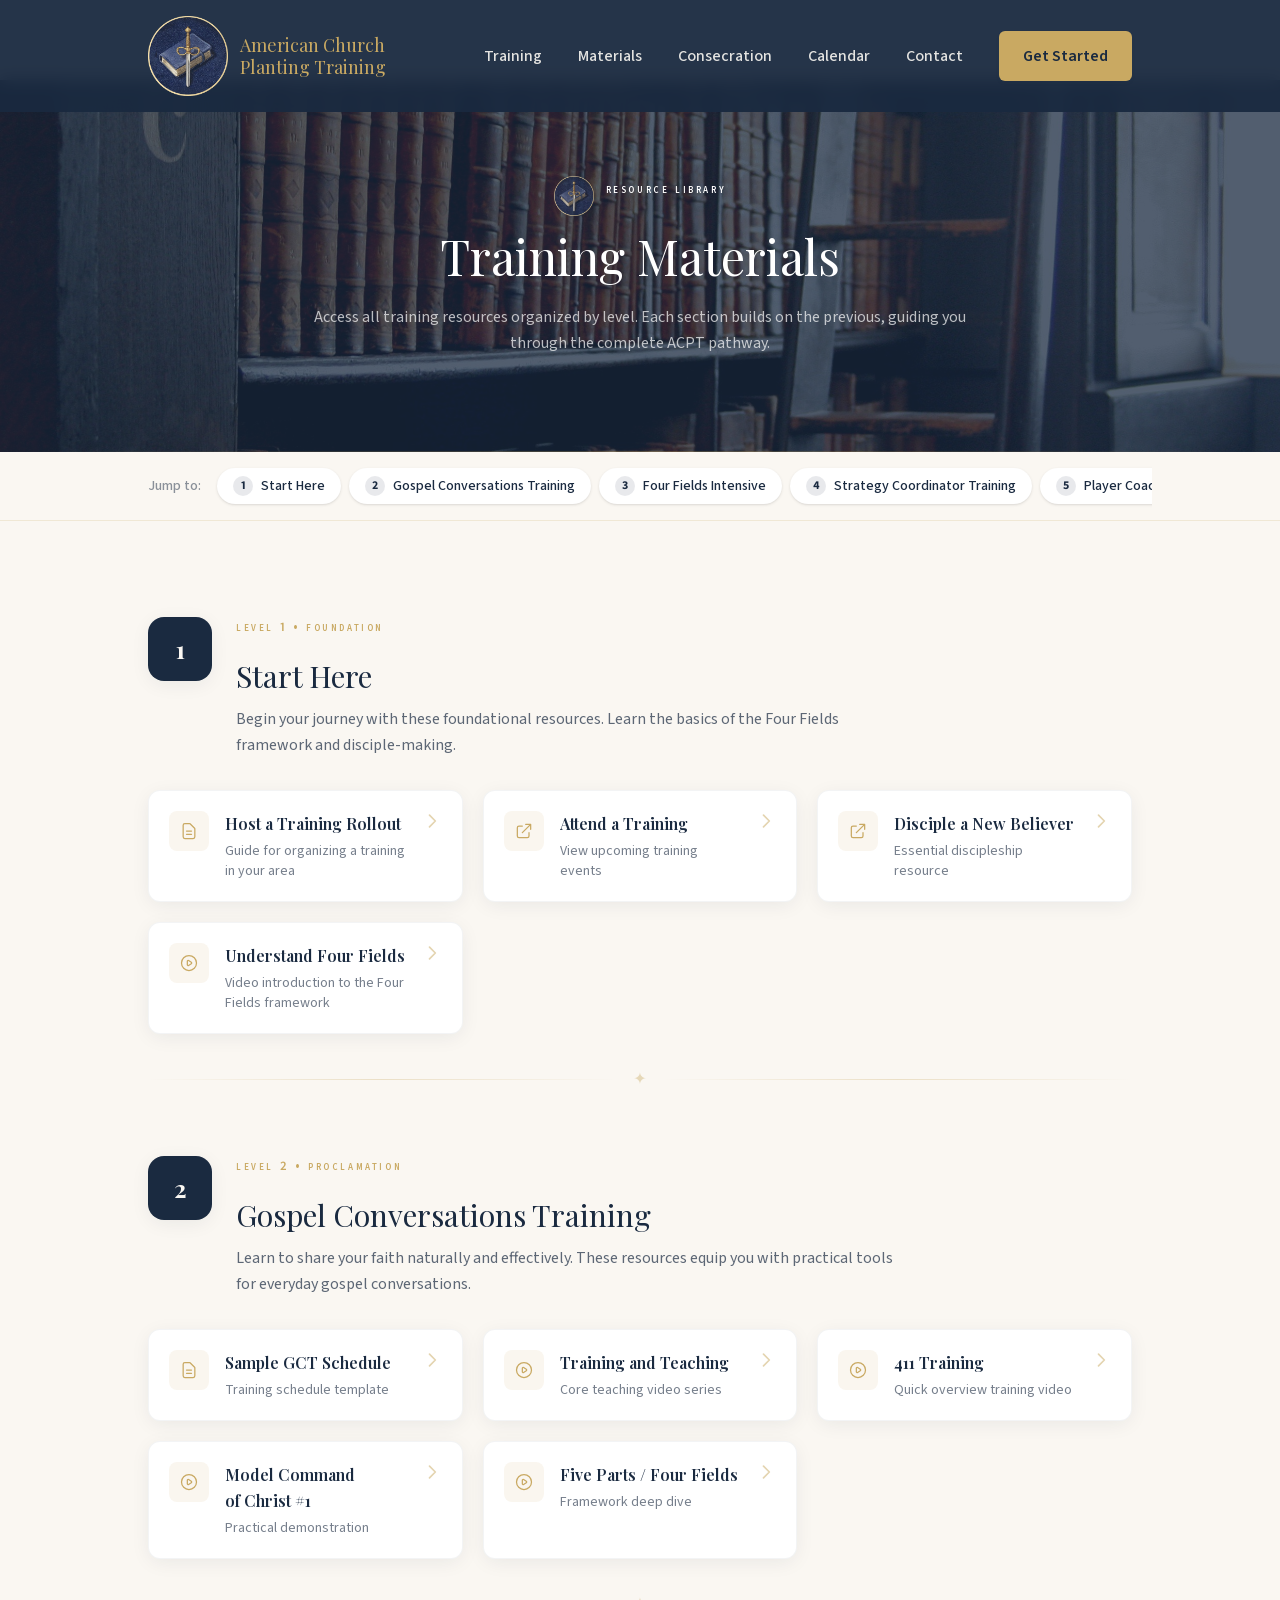
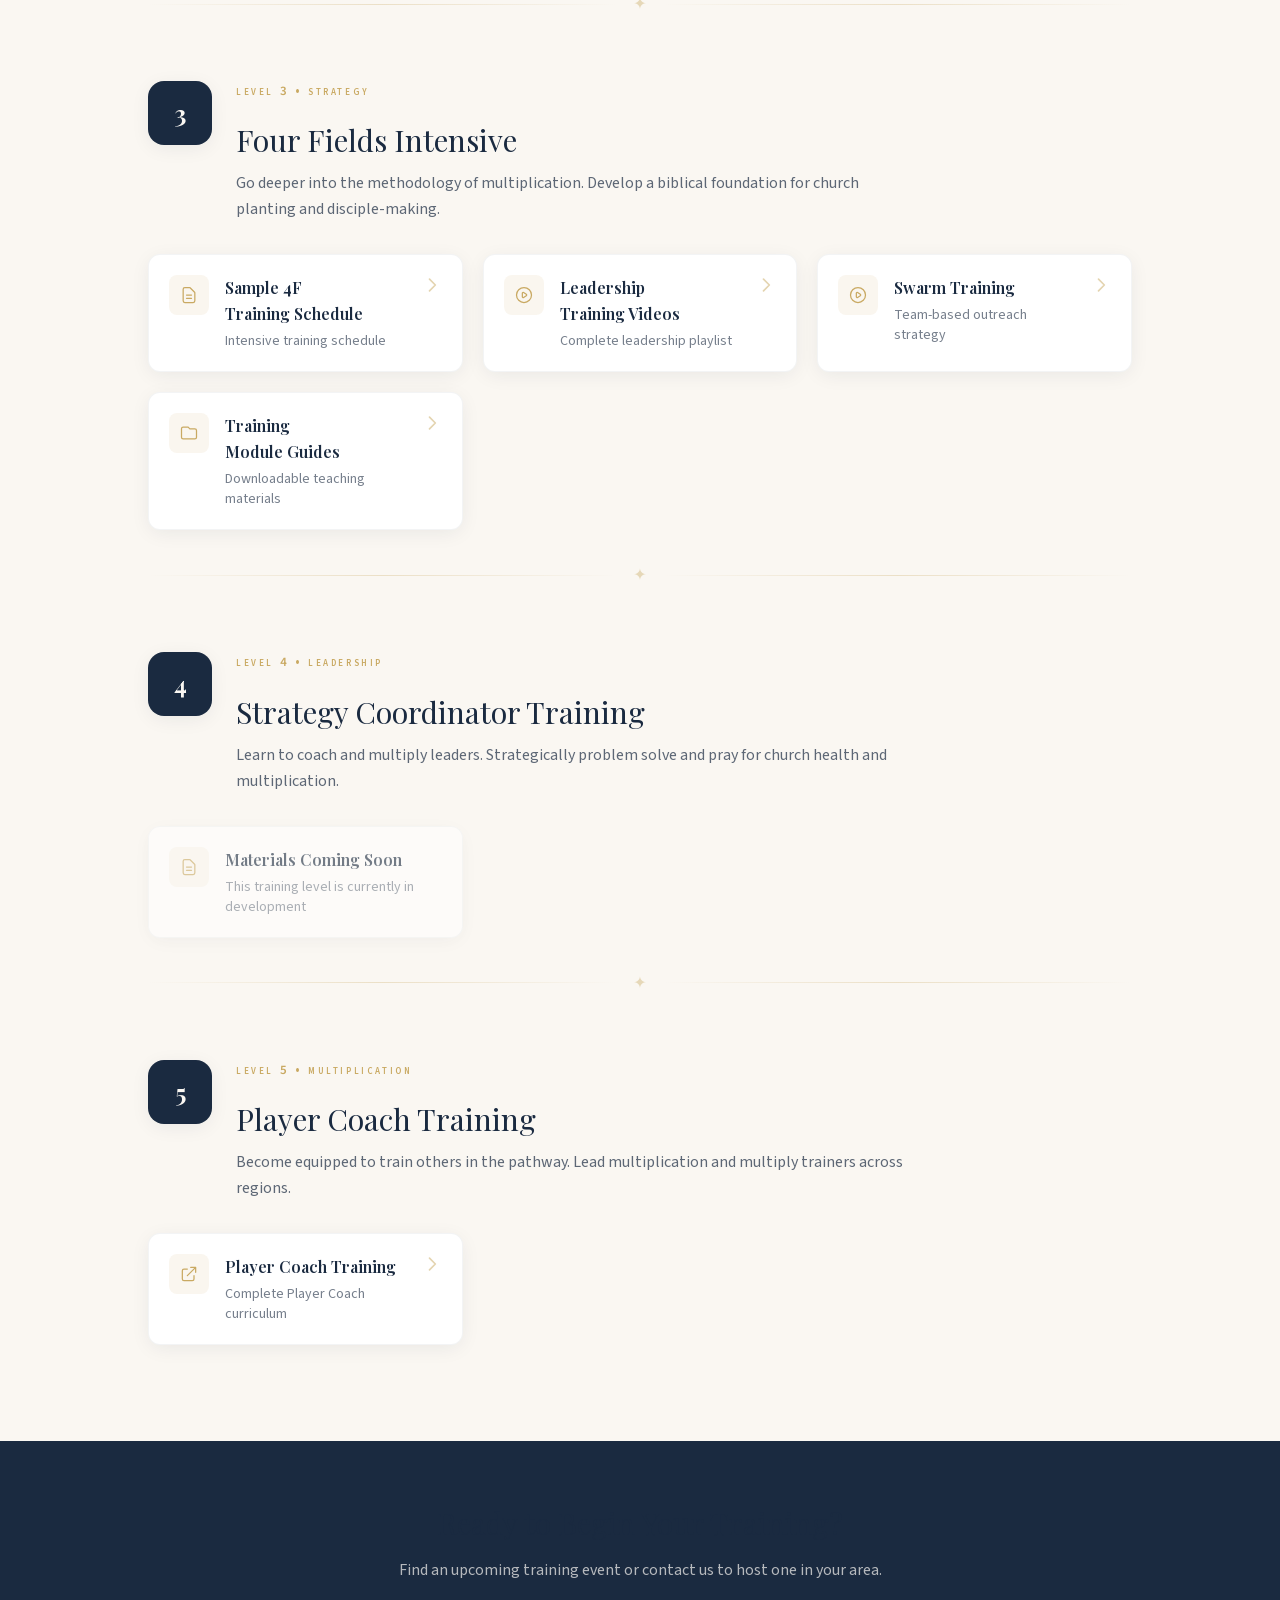
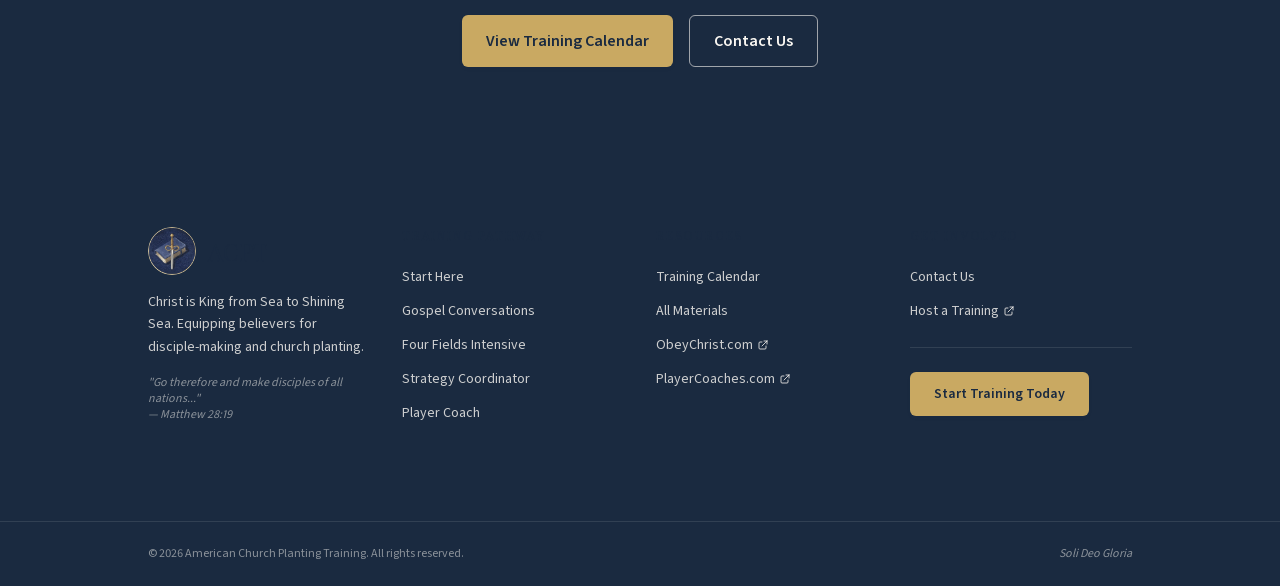
<file: materials/index.html>
<!DOCTYPE html><!--sUoY6s1TrKI8TRzXqkC0R--><html lang="en" class="playfair_display_55235e5f-module__TqjjNa__variable source_sans_3_a51207bd-module__Cu_kXW__variable"><head><meta charSet="utf-8"/><meta name="viewport" content="width=device-width, initial-scale=1"/><link rel="preload" href="/_next/static/media/2a65768255d6b625-s.p.d19752fb.woff2" as="font" crossorigin="" type="font/woff2"/><link rel="preload" href="/_next/static/media/47df9ba1c7236d3b-s.p.7bbb93ea.woff2" as="font" crossorigin="" type="font/woff2"/><link rel="preload" as="image" href="/images/acpt-logo-circle.png"/><link rel="stylesheet" href="/_next/static/chunks/9e83a7ace37f2d51.css" data-precedence="next"/><link rel="preload" as="script" fetchPriority="low" href="/_next/static/chunks/fa6e8655acd41136.js"/><script src="/_next/static/chunks/806bdb8e4a6a9b95.js" async=""></script><script src="/_next/static/chunks/ecef2a6275901125.js" async=""></script><script src="/_next/static/chunks/58665f1783672c50.js" async=""></script><script src="/_next/static/chunks/turbopack-9d6ff6b42dee2372.js" async=""></script><script src="/_next/static/chunks/2b2a951848bcc4a6.js" async=""></script><script src="/_next/static/chunks/ff1a16fafef87110.js" async=""></script><script src="/_next/static/chunks/d2be314c3ece3fbe.js" async=""></script><meta name="next-size-adjust" content=""/><title>Training Materials - American Church Planting Training</title><meta name="description" content="Access training materials for American Church Planting Training, including Gospel Conversations, Four Fields Intensive, Strategy Coordinator, and Player Coach Training."/><meta name="author" content="American Church Planting Training"/><meta name="keywords" content="church planting, training, Reformed, Christian education, disciple-making, Four Fields"/><meta property="og:title" content="American Church Planting Training"/><meta property="og:description" content="Christ is King from Sea to Shining Sea. Equipping believers for church planting through a proven 5-training pathway in 12 months."/><meta property="og:url" content="https://americanchurchplanting.com/"/><meta property="og:image" content="https://americanchurchplanting.com/images/acpt-logo-circle.png"/><meta property="og:image:width" content="400"/><meta property="og:image:height" content="400"/><meta property="og:image:alt" content="ACPT Logo"/><meta property="og:type" content="website"/><meta name="twitter:card" content="summary"/><meta name="twitter:title" content="American Church Planting Training"/><meta name="twitter:description" content="Christ is King from Sea to Shining Sea. Equipping believers for church planting."/><meta name="twitter:image" content="https://americanchurchplanting.com/images/acpt-logo-circle.png"/><link rel="icon" href="/favicon.ico?favicon.0b3bf435.ico" sizes="256x256" type="image/x-icon"/><link rel="icon" href="/images/acpt-logo-circle.png" sizes="192x192" type="image/png"/><link rel="icon" href="/favicon.ico" sizes="any"/><link rel="apple-touch-icon" href="/images/acpt-logo-circle.png"/><script src="/_next/static/chunks/a6dad97d9634a72d.js" noModule=""></script></head><body class="font-sans leading-relaxed"><div hidden=""><!--$--><!--/$--></div><header class="fixed top-0 left-0 right-0 z-50 transition-all duration-500 bg-navy/95 backdrop-blur-sm"><div class="container-default"><div class="flex items-center justify-between py-4"><a class="flex items-center gap-3 group" href="/"><div class="relative"><img alt="ACPT Logo" width="80" height="80" decoding="async" data-nimg="1" class="aspect-square object-cover transition-all duration-300 w-16 h-16 md:w-20 md:h-20" style="color:transparent" src="/images/acpt-logo-circle.png"/></div><div class="hidden sm:block"><span class="block font-serif text-base md:text-lg text-gold group-hover:text-gold-300 transition-colors leading-tight">American Church</span><span class="block font-serif text-base md:text-lg text-gold group-hover:text-gold-300 transition-colors leading-tight">Planting Training</span></div></a><nav class="hidden md:flex items-center gap-1"><a class="relative px-4 py-2 text-cream/90 font-medium hover:text-gold transition-colors group" href="/#pathway">Training<span class="absolute bottom-0 left-4 right-4 h-0.5 bg-gold scale-x-0 group-hover:scale-x-100 transition-transform origin-left"></span></a><a class="relative px-4 py-2 text-cream/90 font-medium hover:text-gold transition-colors group" href="/materials/">Materials<span class="absolute bottom-0 left-4 right-4 h-0.5 bg-gold scale-x-0 group-hover:scale-x-100 transition-transform origin-left"></span></a><a class="relative px-4 py-2 text-cream/90 font-medium hover:text-gold transition-colors group" href="/consecration/">Consecration<span class="absolute bottom-0 left-4 right-4 h-0.5 bg-gold scale-x-0 group-hover:scale-x-100 transition-transform origin-left"></span></a><a class="relative px-4 py-2 text-cream/90 font-medium hover:text-gold transition-colors group" href="/#calendar">Calendar<span class="absolute bottom-0 left-4 right-4 h-0.5 bg-gold scale-x-0 group-hover:scale-x-100 transition-transform origin-left"></span></a><a class="relative px-4 py-2 text-cream/90 font-medium hover:text-gold transition-colors group" href="/#contact">Contact<span class="absolute bottom-0 left-4 right-4 h-0.5 bg-gold scale-x-0 group-hover:scale-x-100 transition-transform origin-left"></span></a><a class="ml-4 btn btn-primary" href="/#contact">Get Started</a></nav><button class="md:hidden p-2 text-cream hover:text-gold transition-colors" aria-label="Toggle navigation menu" aria-expanded="false"><svg class="w-6 h-6" fill="none" stroke="currentColor" viewBox="0 0 24 24"><path stroke-linecap="round" stroke-linejoin="round" stroke-width="2" d="M4 6h16M4 12h16M4 18h16"></path></svg></button></div><div class="md:hidden overflow-hidden transition-all duration-300 max-h-0"><nav class="flex flex-col gap-1 pt-2 border-t border-cream/10"><a class="px-4 py-3 text-cream/90 hover:text-gold hover:bg-cream/5 rounded transition-colors" href="/#pathway">Training</a><a class="px-4 py-3 text-cream/90 hover:text-gold hover:bg-cream/5 rounded transition-colors" href="/materials/">Materials</a><a class="px-4 py-3 text-cream/90 hover:text-gold hover:bg-cream/5 rounded transition-colors" href="/consecration/">Consecration</a><a class="px-4 py-3 text-cream/90 hover:text-gold hover:bg-cream/5 rounded transition-colors" href="/#calendar">Calendar</a><a class="px-4 py-3 text-cream/90 hover:text-gold hover:bg-cream/5 rounded transition-colors" href="/#contact">Contact</a><a class="mx-4 mt-2 btn btn-primary text-center" href="/#contact">Get Started</a></nav></div></div></header><main class="pt-20"><section class="bg-navy py-16 md:py-24 text-center relative overflow-hidden"><div class="absolute inset-0 bg-cover bg-center bg-no-repeat" style="background-image:url(/images/hero-trinity-library.jpg)"></div><div class="absolute inset-0 bg-navy/75"></div><div class="absolute top-0 left-0 right-0 h-1 bg-gradient-to-r from-transparent via-gold to-transparent opacity-60 z-10"></div><div class="absolute bottom-0 left-0 right-0 h-px bg-gradient-to-r from-transparent via-gold/30 to-transparent z-10"></div><div class="container-default relative z-10"><div class="flex items-center justify-center gap-3 mb-4"><img alt="ACPT Logo" loading="lazy" width="40" height="40" decoding="async" data-nimg="1" class="opacity-80" style="color:transparent" src="/images/acpt-logo-circle.png"/><p class="section-label text-white mb-0">Resource Library</p></div><h1 class="font-serif text-4xl md:text-5xl text-white mb-6">Training Materials</h1><p class="text-white/70 max-w-2xl mx-auto">Access all training resources organized by level. Each section builds on the previous, guiding you through the complete ACPT pathway.</p></div></section><section class="bg-cream border-b border-gold/20 sticky top-[68px] z-40"><div class="container-default py-4 overflow-x-auto"><nav class="flex items-center gap-2 min-w-max"><span class="text-navy/50 text-sm font-medium mr-2">Jump to:</span><a href="#start-here" class="inline-flex items-center gap-2 px-4 py-2 rounded-full bg-white text-sm font-medium text-navy hover:bg-gold hover:text-white transition-colors shadow-sm"><span class="w-5 h-5 rounded-full bg-navy/10 text-navy text-xs flex items-center justify-center font-bold">1</span><span class="hidden sm:inline">Start Here</span><span class="sm:hidden">Foundation</span></a><a href="#gct" class="inline-flex items-center gap-2 px-4 py-2 rounded-full bg-white text-sm font-medium text-navy hover:bg-gold hover:text-white transition-colors shadow-sm"><span class="w-5 h-5 rounded-full bg-navy/10 text-navy text-xs flex items-center justify-center font-bold">2</span><span class="hidden sm:inline">Gospel Conversations Training</span><span class="sm:hidden">Proclamation</span></a><a href="#four-fields" class="inline-flex items-center gap-2 px-4 py-2 rounded-full bg-white text-sm font-medium text-navy hover:bg-gold hover:text-white transition-colors shadow-sm"><span class="w-5 h-5 rounded-full bg-navy/10 text-navy text-xs flex items-center justify-center font-bold">3</span><span class="hidden sm:inline">Four Fields Intensive</span><span class="sm:hidden">Strategy</span></a><a href="#strategy-coordinator" class="inline-flex items-center gap-2 px-4 py-2 rounded-full bg-white text-sm font-medium text-navy hover:bg-gold hover:text-white transition-colors shadow-sm"><span class="w-5 h-5 rounded-full bg-navy/10 text-navy text-xs flex items-center justify-center font-bold">4</span><span class="hidden sm:inline">Strategy Coordinator Training</span><span class="sm:hidden">Leadership</span></a><a href="#player-coach" class="inline-flex items-center gap-2 px-4 py-2 rounded-full bg-white text-sm font-medium text-navy hover:bg-gold hover:text-white transition-colors shadow-sm"><span class="w-5 h-5 rounded-full bg-navy/10 text-navy text-xs flex items-center justify-center font-bold">5</span><span class="hidden sm:inline">Player Coach Training</span><span class="sm:hidden">Multiplication</span></a></nav></div></section><div class="section-padding bg-cream"><div class="container-default space-y-16"><section id="start-here" class="scroll-mt-32"><div class="flex items-start gap-6 mb-8"><div class="hidden md:flex w-16 h-16 rounded-2xl bg-navy text-cream font-serif text-2xl font-bold items-center justify-center shadow-elegant shrink-0">1</div><div class="flex-1"><div class="flex items-center gap-3 mb-2"><span class="md:hidden w-8 h-8 rounded-lg bg-navy text-cream font-serif text-sm font-bold flex items-center justify-center">1</span><p class="section-label mb-0">Level <!-- -->1<!-- --> • <!-- -->Foundation</p></div><h2 class="font-serif text-2xl md:text-3xl text-navy mb-3">Start Here</h2><p class="text-navy/70 max-w-2xl">Begin your journey with these foundational resources. Learn the basics of the Four Fields framework and disciple-making.</p></div></div><div class="grid sm:grid-cols-2 lg:grid-cols-3 gap-4 md:gap-5"><a href="https://docs.google.com/document/d/11UxwIkGMwqZjRQWMjpBnKzSUeKCMKIKWB_cYLEx9mq0/edit?tab=t.0" target="_blank" rel="noopener noreferrer" class="group block bg-white rounded-xl p-5 shadow-elegant transition-all duration-300 border border-navy/5 hover:shadow-elegant-lg hover:-translate-y-0.5 hover:border-gold/20"><div class="flex items-start gap-4"><div class="w-10 h-10 rounded-lg bg-gold/10 flex items-center justify-center text-gold shrink-0 group-hover:bg-gold group-hover:text-white transition-colors"><svg class="w-5 h-5" fill="none" stroke="currentColor" viewBox="0 0 24 24"><path stroke-linecap="round" stroke-linejoin="round" stroke-width="1.5" d="M9 12h6m-6 4h6m2 5H7a2 2 0 01-2-2V5a2 2 0 012-2h5.586a1 1 0 01.707.293l5.414 5.414a1 1 0 01.293.707V19a2 2 0 01-2 2z"></path></svg></div><div class="flex-1 min-w-0"><h4 class="font-serif text-navy font-semibold group-hover:text-gold transition-colors truncate">Host a Training Rollout</h4><p class="text-navy/60 text-sm mt-1 line-clamp-2">Guide for organizing a training in your area</p></div><svg class="w-5 h-5 text-gold/50 group-hover:text-gold group-hover:translate-x-1 transition-all shrink-0" fill="none" stroke="currentColor" viewBox="0 0 24 24"><path stroke-linecap="round" stroke-linejoin="round" stroke-width="2" d="M9 5l7 7-7 7"></path></svg></div></a><a class="group block bg-white rounded-xl p-5 shadow-elegant transition-all duration-300 border border-navy/5 hover:shadow-elegant-lg hover:-translate-y-0.5 hover:border-gold/20" href="/#calendar"><div class="flex items-start gap-4"><div class="w-10 h-10 rounded-lg bg-gold/10 flex items-center justify-center text-gold shrink-0 group-hover:bg-gold group-hover:text-white transition-colors"><svg class="w-5 h-5" fill="none" stroke="currentColor" viewBox="0 0 24 24"><path stroke-linecap="round" stroke-linejoin="round" stroke-width="1.5" d="M10 6H6a2 2 0 00-2 2v10a2 2 0 002 2h10a2 2 0 002-2v-4M14 4h6m0 0v6m0-6L10 14"></path></svg></div><div class="flex-1 min-w-0"><h4 class="font-serif text-navy font-semibold group-hover:text-gold transition-colors truncate">Attend a Training</h4><p class="text-navy/60 text-sm mt-1 line-clamp-2">View upcoming training events</p></div><svg class="w-5 h-5 text-gold/50 group-hover:text-gold group-hover:translate-x-1 transition-all shrink-0" fill="none" stroke="currentColor" viewBox="0 0 24 24"><path stroke-linecap="round" stroke-linejoin="round" stroke-width="2" d="M9 5l7 7-7 7"></path></svg></div></a><a href="https://www.obeychrist.com" target="_blank" rel="noopener noreferrer" class="group block bg-white rounded-xl p-5 shadow-elegant transition-all duration-300 border border-navy/5 hover:shadow-elegant-lg hover:-translate-y-0.5 hover:border-gold/20"><div class="flex items-start gap-4"><div class="w-10 h-10 rounded-lg bg-gold/10 flex items-center justify-center text-gold shrink-0 group-hover:bg-gold group-hover:text-white transition-colors"><svg class="w-5 h-5" fill="none" stroke="currentColor" viewBox="0 0 24 24"><path stroke-linecap="round" stroke-linejoin="round" stroke-width="1.5" d="M10 6H6a2 2 0 00-2 2v10a2 2 0 002 2h10a2 2 0 002-2v-4M14 4h6m0 0v6m0-6L10 14"></path></svg></div><div class="flex-1 min-w-0"><h4 class="font-serif text-navy font-semibold group-hover:text-gold transition-colors truncate">Disciple a New Believer</h4><p class="text-navy/60 text-sm mt-1 line-clamp-2">Essential discipleship resource</p></div><svg class="w-5 h-5 text-gold/50 group-hover:text-gold group-hover:translate-x-1 transition-all shrink-0" fill="none" stroke="currentColor" viewBox="0 0 24 24"><path stroke-linecap="round" stroke-linejoin="round" stroke-width="2" d="M9 5l7 7-7 7"></path></svg></div></a><a href="https://www.youtube.com/watch?v=jgqHTRdJVBQ&amp;list=PLNRYzNOHxJtDwXF0QgvI1nTA6csgartXc" target="_blank" rel="noopener noreferrer" class="group block bg-white rounded-xl p-5 shadow-elegant transition-all duration-300 border border-navy/5 hover:shadow-elegant-lg hover:-translate-y-0.5 hover:border-gold/20"><div class="flex items-start gap-4"><div class="w-10 h-10 rounded-lg bg-gold/10 flex items-center justify-center text-gold shrink-0 group-hover:bg-gold group-hover:text-white transition-colors"><svg class="w-5 h-5" fill="none" stroke="currentColor" viewBox="0 0 24 24"><path stroke-linecap="round" stroke-linejoin="round" stroke-width="1.5" d="M14.752 11.168l-3.197-2.132A1 1 0 0010 9.87v4.263a1 1 0 001.555.832l3.197-2.132a1 1 0 000-1.664z"></path><path stroke-linecap="round" stroke-linejoin="round" stroke-width="1.5" d="M21 12a9 9 0 11-18 0 9 9 0 0118 0z"></path></svg></div><div class="flex-1 min-w-0"><h4 class="font-serif text-navy font-semibold group-hover:text-gold transition-colors truncate">Understand Four Fields</h4><p class="text-navy/60 text-sm mt-1 line-clamp-2">Video introduction to the Four Fields framework</p></div><svg class="w-5 h-5 text-gold/50 group-hover:text-gold group-hover:translate-x-1 transition-all shrink-0" fill="none" stroke="currentColor" viewBox="0 0 24 24"><path stroke-linecap="round" stroke-linejoin="round" stroke-width="2" d="M9 5l7 7-7 7"></path></svg></div></a></div><div class="divider-ornate mt-16"><span class="text-gold/40">✦</span></div></section><section id="gct" class="scroll-mt-32"><div class="flex items-start gap-6 mb-8"><div class="hidden md:flex w-16 h-16 rounded-2xl bg-navy text-cream font-serif text-2xl font-bold items-center justify-center shadow-elegant shrink-0">2</div><div class="flex-1"><div class="flex items-center gap-3 mb-2"><span class="md:hidden w-8 h-8 rounded-lg bg-navy text-cream font-serif text-sm font-bold flex items-center justify-center">2</span><p class="section-label mb-0">Level <!-- -->2<!-- --> • <!-- -->Proclamation</p></div><h2 class="font-serif text-2xl md:text-3xl text-navy mb-3">Gospel Conversations Training</h2><p class="text-navy/70 max-w-2xl">Learn to share your faith naturally and effectively. These resources equip you with practical tools for everyday gospel conversations.</p></div></div><div class="grid sm:grid-cols-2 lg:grid-cols-3 gap-4 md:gap-5"><a href="https://docs.google.com/spreadsheets/d/1Sbn-2VibgR2R4FIKM2rlfUIMBgk98xyJ-HxkB4nJyYk/edit?gid=521386433#gid=521386433" target="_blank" rel="noopener noreferrer" class="group block bg-white rounded-xl p-5 shadow-elegant transition-all duration-300 border border-navy/5 hover:shadow-elegant-lg hover:-translate-y-0.5 hover:border-gold/20"><div class="flex items-start gap-4"><div class="w-10 h-10 rounded-lg bg-gold/10 flex items-center justify-center text-gold shrink-0 group-hover:bg-gold group-hover:text-white transition-colors"><svg class="w-5 h-5" fill="none" stroke="currentColor" viewBox="0 0 24 24"><path stroke-linecap="round" stroke-linejoin="round" stroke-width="1.5" d="M9 12h6m-6 4h6m2 5H7a2 2 0 01-2-2V5a2 2 0 012-2h5.586a1 1 0 01.707.293l5.414 5.414a1 1 0 01.293.707V19a2 2 0 01-2 2z"></path></svg></div><div class="flex-1 min-w-0"><h4 class="font-serif text-navy font-semibold group-hover:text-gold transition-colors truncate">Sample GCT Schedule</h4><p class="text-navy/60 text-sm mt-1 line-clamp-2">Training schedule template</p></div><svg class="w-5 h-5 text-gold/50 group-hover:text-gold group-hover:translate-x-1 transition-all shrink-0" fill="none" stroke="currentColor" viewBox="0 0 24 24"><path stroke-linecap="round" stroke-linejoin="round" stroke-width="2" d="M9 5l7 7-7 7"></path></svg></div></a><a href="https://www.youtube.com/watch?v=HKcWXPtQXhc&amp;list=PL3FAZqigucLzXTMM_NQOMfveZdehLd9ZC&amp;index=1" target="_blank" rel="noopener noreferrer" class="group block bg-white rounded-xl p-5 shadow-elegant transition-all duration-300 border border-navy/5 hover:shadow-elegant-lg hover:-translate-y-0.5 hover:border-gold/20"><div class="flex items-start gap-4"><div class="w-10 h-10 rounded-lg bg-gold/10 flex items-center justify-center text-gold shrink-0 group-hover:bg-gold group-hover:text-white transition-colors"><svg class="w-5 h-5" fill="none" stroke="currentColor" viewBox="0 0 24 24"><path stroke-linecap="round" stroke-linejoin="round" stroke-width="1.5" d="M14.752 11.168l-3.197-2.132A1 1 0 0010 9.87v4.263a1 1 0 001.555.832l3.197-2.132a1 1 0 000-1.664z"></path><path stroke-linecap="round" stroke-linejoin="round" stroke-width="1.5" d="M21 12a9 9 0 11-18 0 9 9 0 0118 0z"></path></svg></div><div class="flex-1 min-w-0"><h4 class="font-serif text-navy font-semibold group-hover:text-gold transition-colors truncate">Training and Teaching</h4><p class="text-navy/60 text-sm mt-1 line-clamp-2">Core teaching video series</p></div><svg class="w-5 h-5 text-gold/50 group-hover:text-gold group-hover:translate-x-1 transition-all shrink-0" fill="none" stroke="currentColor" viewBox="0 0 24 24"><path stroke-linecap="round" stroke-linejoin="round" stroke-width="2" d="M9 5l7 7-7 7"></path></svg></div></a><a href="https://youtu.be/NQLVAME5dnI?si=Z21Ai8uFGxs-EcE4" target="_blank" rel="noopener noreferrer" class="group block bg-white rounded-xl p-5 shadow-elegant transition-all duration-300 border border-navy/5 hover:shadow-elegant-lg hover:-translate-y-0.5 hover:border-gold/20"><div class="flex items-start gap-4"><div class="w-10 h-10 rounded-lg bg-gold/10 flex items-center justify-center text-gold shrink-0 group-hover:bg-gold group-hover:text-white transition-colors"><svg class="w-5 h-5" fill="none" stroke="currentColor" viewBox="0 0 24 24"><path stroke-linecap="round" stroke-linejoin="round" stroke-width="1.5" d="M14.752 11.168l-3.197-2.132A1 1 0 0010 9.87v4.263a1 1 0 001.555.832l3.197-2.132a1 1 0 000-1.664z"></path><path stroke-linecap="round" stroke-linejoin="round" stroke-width="1.5" d="M21 12a9 9 0 11-18 0 9 9 0 0118 0z"></path></svg></div><div class="flex-1 min-w-0"><h4 class="font-serif text-navy font-semibold group-hover:text-gold transition-colors truncate">411 Training</h4><p class="text-navy/60 text-sm mt-1 line-clamp-2">Quick overview training video</p></div><svg class="w-5 h-5 text-gold/50 group-hover:text-gold group-hover:translate-x-1 transition-all shrink-0" fill="none" stroke="currentColor" viewBox="0 0 24 24"><path stroke-linecap="round" stroke-linejoin="round" stroke-width="2" d="M9 5l7 7-7 7"></path></svg></div></a><a href="https://youtu.be/cEiLWwJb-lo?si=Cf637RGISIL2Ix6V" target="_blank" rel="noopener noreferrer" class="group block bg-white rounded-xl p-5 shadow-elegant transition-all duration-300 border border-navy/5 hover:shadow-elegant-lg hover:-translate-y-0.5 hover:border-gold/20"><div class="flex items-start gap-4"><div class="w-10 h-10 rounded-lg bg-gold/10 flex items-center justify-center text-gold shrink-0 group-hover:bg-gold group-hover:text-white transition-colors"><svg class="w-5 h-5" fill="none" stroke="currentColor" viewBox="0 0 24 24"><path stroke-linecap="round" stroke-linejoin="round" stroke-width="1.5" d="M14.752 11.168l-3.197-2.132A1 1 0 0010 9.87v4.263a1 1 0 001.555.832l3.197-2.132a1 1 0 000-1.664z"></path><path stroke-linecap="round" stroke-linejoin="round" stroke-width="1.5" d="M21 12a9 9 0 11-18 0 9 9 0 0118 0z"></path></svg></div><div class="flex-1 min-w-0"><h4 class="font-serif text-navy font-semibold group-hover:text-gold transition-colors truncate">Model Command of Christ #1</h4><p class="text-navy/60 text-sm mt-1 line-clamp-2">Practical demonstration</p></div><svg class="w-5 h-5 text-gold/50 group-hover:text-gold group-hover:translate-x-1 transition-all shrink-0" fill="none" stroke="currentColor" viewBox="0 0 24 24"><path stroke-linecap="round" stroke-linejoin="round" stroke-width="2" d="M9 5l7 7-7 7"></path></svg></div></a><a href="https://www.youtube.com/watch?v=i9c6KVAqObs" target="_blank" rel="noopener noreferrer" class="group block bg-white rounded-xl p-5 shadow-elegant transition-all duration-300 border border-navy/5 hover:shadow-elegant-lg hover:-translate-y-0.5 hover:border-gold/20"><div class="flex items-start gap-4"><div class="w-10 h-10 rounded-lg bg-gold/10 flex items-center justify-center text-gold shrink-0 group-hover:bg-gold group-hover:text-white transition-colors"><svg class="w-5 h-5" fill="none" stroke="currentColor" viewBox="0 0 24 24"><path stroke-linecap="round" stroke-linejoin="round" stroke-width="1.5" d="M14.752 11.168l-3.197-2.132A1 1 0 0010 9.87v4.263a1 1 0 001.555.832l3.197-2.132a1 1 0 000-1.664z"></path><path stroke-linecap="round" stroke-linejoin="round" stroke-width="1.5" d="M21 12a9 9 0 11-18 0 9 9 0 0118 0z"></path></svg></div><div class="flex-1 min-w-0"><h4 class="font-serif text-navy font-semibold group-hover:text-gold transition-colors truncate">Five Parts / Four Fields</h4><p class="text-navy/60 text-sm mt-1 line-clamp-2">Framework deep dive</p></div><svg class="w-5 h-5 text-gold/50 group-hover:text-gold group-hover:translate-x-1 transition-all shrink-0" fill="none" stroke="currentColor" viewBox="0 0 24 24"><path stroke-linecap="round" stroke-linejoin="round" stroke-width="2" d="M9 5l7 7-7 7"></path></svg></div></a></div><div class="divider-ornate mt-16"><span class="text-gold/40">✦</span></div></section><section id="four-fields" class="scroll-mt-32"><div class="flex items-start gap-6 mb-8"><div class="hidden md:flex w-16 h-16 rounded-2xl bg-navy text-cream font-serif text-2xl font-bold items-center justify-center shadow-elegant shrink-0">3</div><div class="flex-1"><div class="flex items-center gap-3 mb-2"><span class="md:hidden w-8 h-8 rounded-lg bg-navy text-cream font-serif text-sm font-bold flex items-center justify-center">3</span><p class="section-label mb-0">Level <!-- -->3<!-- --> • <!-- -->Strategy</p></div><h2 class="font-serif text-2xl md:text-3xl text-navy mb-3">Four Fields Intensive</h2><p class="text-navy/70 max-w-2xl">Go deeper into the methodology of multiplication. Develop a biblical foundation for church planting and disciple-making.</p></div></div><div class="grid sm:grid-cols-2 lg:grid-cols-3 gap-4 md:gap-5"><a href="https://docs.google.com/spreadsheets/d/1NPN6Yl4js6gGjbCAdPe5pWfBk8JGVktWs37NedYtuvg/edit?gid=1433941124#gid=1433941124" target="_blank" rel="noopener noreferrer" class="group block bg-white rounded-xl p-5 shadow-elegant transition-all duration-300 border border-navy/5 hover:shadow-elegant-lg hover:-translate-y-0.5 hover:border-gold/20"><div class="flex items-start gap-4"><div class="w-10 h-10 rounded-lg bg-gold/10 flex items-center justify-center text-gold shrink-0 group-hover:bg-gold group-hover:text-white transition-colors"><svg class="w-5 h-5" fill="none" stroke="currentColor" viewBox="0 0 24 24"><path stroke-linecap="round" stroke-linejoin="round" stroke-width="1.5" d="M9 12h6m-6 4h6m2 5H7a2 2 0 01-2-2V5a2 2 0 012-2h5.586a1 1 0 01.707.293l5.414 5.414a1 1 0 01.293.707V19a2 2 0 01-2 2z"></path></svg></div><div class="flex-1 min-w-0"><h4 class="font-serif text-navy font-semibold group-hover:text-gold transition-colors truncate">Sample 4F Training Schedule</h4><p class="text-navy/60 text-sm mt-1 line-clamp-2">Intensive training schedule</p></div><svg class="w-5 h-5 text-gold/50 group-hover:text-gold group-hover:translate-x-1 transition-all shrink-0" fill="none" stroke="currentColor" viewBox="0 0 24 24"><path stroke-linecap="round" stroke-linejoin="round" stroke-width="2" d="M9 5l7 7-7 7"></path></svg></div></a><a href="https://youtube.com/playlist?list=PL3FAZqigucLxgYkwUJNUpksIBst9pzaxm&amp;si=FMuE79tu1YKtak7i" target="_blank" rel="noopener noreferrer" class="group block bg-white rounded-xl p-5 shadow-elegant transition-all duration-300 border border-navy/5 hover:shadow-elegant-lg hover:-translate-y-0.5 hover:border-gold/20"><div class="flex items-start gap-4"><div class="w-10 h-10 rounded-lg bg-gold/10 flex items-center justify-center text-gold shrink-0 group-hover:bg-gold group-hover:text-white transition-colors"><svg class="w-5 h-5" fill="none" stroke="currentColor" viewBox="0 0 24 24"><path stroke-linecap="round" stroke-linejoin="round" stroke-width="1.5" d="M14.752 11.168l-3.197-2.132A1 1 0 0010 9.87v4.263a1 1 0 001.555.832l3.197-2.132a1 1 0 000-1.664z"></path><path stroke-linecap="round" stroke-linejoin="round" stroke-width="1.5" d="M21 12a9 9 0 11-18 0 9 9 0 0118 0z"></path></svg></div><div class="flex-1 min-w-0"><h4 class="font-serif text-navy font-semibold group-hover:text-gold transition-colors truncate">Leadership Training Videos</h4><p class="text-navy/60 text-sm mt-1 line-clamp-2">Complete leadership playlist</p></div><svg class="w-5 h-5 text-gold/50 group-hover:text-gold group-hover:translate-x-1 transition-all shrink-0" fill="none" stroke="currentColor" viewBox="0 0 24 24"><path stroke-linecap="round" stroke-linejoin="round" stroke-width="2" d="M9 5l7 7-7 7"></path></svg></div></a><a href="https://youtu.be/wl6ObtvMKRY?si=h6OjRefh8mGO0i5s" target="_blank" rel="noopener noreferrer" class="group block bg-white rounded-xl p-5 shadow-elegant transition-all duration-300 border border-navy/5 hover:shadow-elegant-lg hover:-translate-y-0.5 hover:border-gold/20"><div class="flex items-start gap-4"><div class="w-10 h-10 rounded-lg bg-gold/10 flex items-center justify-center text-gold shrink-0 group-hover:bg-gold group-hover:text-white transition-colors"><svg class="w-5 h-5" fill="none" stroke="currentColor" viewBox="0 0 24 24"><path stroke-linecap="round" stroke-linejoin="round" stroke-width="1.5" d="M14.752 11.168l-3.197-2.132A1 1 0 0010 9.87v4.263a1 1 0 001.555.832l3.197-2.132a1 1 0 000-1.664z"></path><path stroke-linecap="round" stroke-linejoin="round" stroke-width="1.5" d="M21 12a9 9 0 11-18 0 9 9 0 0118 0z"></path></svg></div><div class="flex-1 min-w-0"><h4 class="font-serif text-navy font-semibold group-hover:text-gold transition-colors truncate">Swarm Training</h4><p class="text-navy/60 text-sm mt-1 line-clamp-2">Team-based outreach strategy</p></div><svg class="w-5 h-5 text-gold/50 group-hover:text-gold group-hover:translate-x-1 transition-all shrink-0" fill="none" stroke="currentColor" viewBox="0 0 24 24"><path stroke-linecap="round" stroke-linejoin="round" stroke-width="2" d="M9 5l7 7-7 7"></path></svg></div></a><a href="https://drive.google.com/drive/folders/1Bz0LerRhltsbhvTBPY72jrEo9kwP_lip?usp=sharing" target="_blank" rel="noopener noreferrer" class="group block bg-white rounded-xl p-5 shadow-elegant transition-all duration-300 border border-navy/5 hover:shadow-elegant-lg hover:-translate-y-0.5 hover:border-gold/20"><div class="flex items-start gap-4"><div class="w-10 h-10 rounded-lg bg-gold/10 flex items-center justify-center text-gold shrink-0 group-hover:bg-gold group-hover:text-white transition-colors"><svg class="w-5 h-5" fill="none" stroke="currentColor" viewBox="0 0 24 24"><path stroke-linecap="round" stroke-linejoin="round" stroke-width="1.5" d="M3 7v10a2 2 0 002 2h14a2 2 0 002-2V9a2 2 0 00-2-2h-6l-2-2H5a2 2 0 00-2 2z"></path></svg></div><div class="flex-1 min-w-0"><h4 class="font-serif text-navy font-semibold group-hover:text-gold transition-colors truncate">Training Module Guides</h4><p class="text-navy/60 text-sm mt-1 line-clamp-2">Downloadable teaching materials</p></div><svg class="w-5 h-5 text-gold/50 group-hover:text-gold group-hover:translate-x-1 transition-all shrink-0" fill="none" stroke="currentColor" viewBox="0 0 24 24"><path stroke-linecap="round" stroke-linejoin="round" stroke-width="2" d="M9 5l7 7-7 7"></path></svg></div></a></div><div class="divider-ornate mt-16"><span class="text-gold/40">✦</span></div></section><section id="strategy-coordinator" class="scroll-mt-32"><div class="flex items-start gap-6 mb-8"><div class="hidden md:flex w-16 h-16 rounded-2xl bg-navy text-cream font-serif text-2xl font-bold items-center justify-center shadow-elegant shrink-0">4</div><div class="flex-1"><div class="flex items-center gap-3 mb-2"><span class="md:hidden w-8 h-8 rounded-lg bg-navy text-cream font-serif text-sm font-bold flex items-center justify-center">4</span><p class="section-label mb-0">Level <!-- -->4<!-- --> • <!-- -->Leadership</p></div><h2 class="font-serif text-2xl md:text-3xl text-navy mb-3">Strategy Coordinator Training</h2><p class="text-navy/70 max-w-2xl">Learn to coach and multiply leaders. Strategically problem solve and pray for church health and multiplication.</p></div></div><div class="grid sm:grid-cols-2 lg:grid-cols-3 gap-4 md:gap-5"><div class="group block bg-white rounded-xl p-5 shadow-elegant transition-all duration-300 border border-navy/5 opacity-60 cursor-not-allowed"><div class="flex items-start gap-4"><div class="w-10 h-10 rounded-lg bg-gold/10 flex items-center justify-center text-gold shrink-0 group-hover:bg-gold group-hover:text-white transition-colors"><svg class="w-5 h-5" fill="none" stroke="currentColor" viewBox="0 0 24 24"><path stroke-linecap="round" stroke-linejoin="round" stroke-width="1.5" d="M9 12h6m-6 4h6m2 5H7a2 2 0 01-2-2V5a2 2 0 012-2h5.586a1 1 0 01.707.293l5.414 5.414a1 1 0 01.293.707V19a2 2 0 01-2 2z"></path></svg></div><div class="flex-1 min-w-0"><h4 class="font-serif text-navy font-semibold group-hover:text-gold transition-colors truncate">Materials Coming Soon</h4><p class="text-navy/60 text-sm mt-1 line-clamp-2">This training level is currently in development</p></div></div></div></div><div class="divider-ornate mt-16"><span class="text-gold/40">✦</span></div></section><section id="player-coach" class="scroll-mt-32"><div class="flex items-start gap-6 mb-8"><div class="hidden md:flex w-16 h-16 rounded-2xl bg-navy text-cream font-serif text-2xl font-bold items-center justify-center shadow-elegant shrink-0">5</div><div class="flex-1"><div class="flex items-center gap-3 mb-2"><span class="md:hidden w-8 h-8 rounded-lg bg-navy text-cream font-serif text-sm font-bold flex items-center justify-center">5</span><p class="section-label mb-0">Level <!-- -->5<!-- --> • <!-- -->Multiplication</p></div><h2 class="font-serif text-2xl md:text-3xl text-navy mb-3">Player Coach Training</h2><p class="text-navy/70 max-w-2xl">Become equipped to train others in the pathway. Lead multiplication and multiply trainers across regions.</p></div></div><div class="grid sm:grid-cols-2 lg:grid-cols-3 gap-4 md:gap-5"><a href="https://www.playercoaches.com" target="_blank" rel="noopener noreferrer" class="group block bg-white rounded-xl p-5 shadow-elegant transition-all duration-300 border border-navy/5 hover:shadow-elegant-lg hover:-translate-y-0.5 hover:border-gold/20"><div class="flex items-start gap-4"><div class="w-10 h-10 rounded-lg bg-gold/10 flex items-center justify-center text-gold shrink-0 group-hover:bg-gold group-hover:text-white transition-colors"><svg class="w-5 h-5" fill="none" stroke="currentColor" viewBox="0 0 24 24"><path stroke-linecap="round" stroke-linejoin="round" stroke-width="1.5" d="M10 6H6a2 2 0 00-2 2v10a2 2 0 002 2h10a2 2 0 002-2v-4M14 4h6m0 0v6m0-6L10 14"></path></svg></div><div class="flex-1 min-w-0"><h4 class="font-serif text-navy font-semibold group-hover:text-gold transition-colors truncate">Player Coach Training</h4><p class="text-navy/60 text-sm mt-1 line-clamp-2">Complete Player Coach curriculum</p></div><svg class="w-5 h-5 text-gold/50 group-hover:text-gold group-hover:translate-x-1 transition-all shrink-0" fill="none" stroke="currentColor" viewBox="0 0 24 24"><path stroke-linecap="round" stroke-linejoin="round" stroke-width="2" d="M9 5l7 7-7 7"></path></svg></div></a></div></section></div></div><section class="py-16 px-5 bg-navy text-center"><div class="container-narrow"><h2 class="font-serif text-3xl text-cream mb-4">Ready to Begin Your Training?</h2><p class="text-cream/70 mb-8">Find an upcoming training event or contact us to host one in your area.</p><div class="flex flex-col sm:flex-row gap-4 justify-center"><a class="btn btn-primary" href="/#calendar">View Training Calendar</a><a class="btn btn-outline-light" href="/#contact">Contact Us</a></div></div></section></main><!--$--><!--/$--><footer class="bg-navy text-cream/80"><div class="container-default section-padding"><div class="grid grid-cols-1 md:grid-cols-2 lg:grid-cols-4 gap-10 lg:gap-8"><div class="lg:col-span-1"><div class="flex items-center gap-3 mb-4"><img alt="ACPT Logo" loading="lazy" width="48" height="48" decoding="async" data-nimg="1" class="rounded-full" style="color:transparent" src="/images/acpt-logo-circle.png"/><h3 class="font-serif text-2xl text-gold">ACPT</h3></div><p class="text-sm leading-relaxed mb-4">Christ is King from Sea to Shining Sea. Equipping believers for disciple-making and church planting.</p><p class="text-xs text-cream/50 italic">&quot;Go therefore and make disciples of all nations...&quot;<br/>— Matthew 28:19</p></div><div><h4 class="text-cream mb-5 uppercase tracking-[0.15em] text-xs font-semibold">Training Pathway</h4><ul class="space-y-2"><li><a class="text-sm hover:text-gold transition-colors" href="/materials/#start-here">Start Here</a></li><li><a class="text-sm hover:text-gold transition-colors" href="/materials/#gct">Gospel Conversations</a></li><li><a class="text-sm hover:text-gold transition-colors" href="/materials/#four-fields">Four Fields Intensive</a></li><li><a class="text-sm hover:text-gold transition-colors" href="/materials/#strategy-coordinator">Strategy Coordinator</a></li><li><a class="text-sm hover:text-gold transition-colors" href="/materials/#player-coach">Player Coach</a></li></ul></div><div><h4 class="text-cream mb-5 uppercase tracking-[0.15em] text-xs font-semibold">Resources</h4><ul class="space-y-2"><li><a class="text-sm hover:text-gold transition-colors" href="/#calendar">Training Calendar</a></li><li><a class="text-sm hover:text-gold transition-colors" href="/materials/">All Materials</a></li><li><a href="https://www.obeychrist.com" target="_blank" rel="noopener noreferrer" class="text-sm hover:text-gold transition-colors inline-flex items-center gap-1">ObeyChrist.com<svg class="w-3 h-3" fill="none" stroke="currentColor" viewBox="0 0 24 24"><path stroke-linecap="round" stroke-linejoin="round" stroke-width="2" d="M10 6H6a2 2 0 00-2 2v10a2 2 0 002 2h10a2 2 0 002-2v-4M14 4h6m0 0v6m0-6L10 14"></path></svg></a></li><li><a href="https://www.playercoaches.com" target="_blank" rel="noopener noreferrer" class="text-sm hover:text-gold transition-colors inline-flex items-center gap-1">PlayerCoaches.com<svg class="w-3 h-3" fill="none" stroke="currentColor" viewBox="0 0 24 24"><path stroke-linecap="round" stroke-linejoin="round" stroke-width="2" d="M10 6H6a2 2 0 00-2 2v10a2 2 0 002 2h10a2 2 0 002-2v-4M14 4h6m0 0v6m0-6L10 14"></path></svg></a></li></ul></div><div><h4 class="text-cream mb-5 uppercase tracking-[0.15em] text-xs font-semibold">Get Involved</h4><ul class="space-y-2"><li><a class="text-sm hover:text-gold transition-colors" href="/#contact">Contact Us</a></li><li><a href="https://docs.google.com/document/d/11UxwIkGMwqZjRQWMjpBnKzSUeKCMKIKWB_cYLEx9mq0/edit" target="_blank" rel="noopener noreferrer" class="text-sm hover:text-gold transition-colors inline-flex items-center gap-1">Host a Training<svg class="w-3 h-3" fill="none" stroke="currentColor" viewBox="0 0 24 24"><path stroke-linecap="round" stroke-linejoin="round" stroke-width="2" d="M10 6H6a2 2 0 00-2 2v10a2 2 0 002 2h10a2 2 0 002-2v-4M14 4h6m0 0v6m0-6L10 14"></path></svg></a></li></ul><div class="mt-6 pt-6 border-t border-cream/10"><a class="btn btn-primary text-sm" href="/#contact">Start Training Today</a></div></div></div></div><div class="border-t border-cream/10"><div class="container-default py-6 flex flex-col sm:flex-row items-center justify-between gap-4 text-xs text-cream/50"><p>© <!-- -->2026<!-- --> American Church Planting Training. All rights reserved.</p><p class="italic">Soli Deo Gloria</p></div></div></footer><script src="/_next/static/chunks/fa6e8655acd41136.js" id="_R_" async=""></script><script>(self.__next_f=self.__next_f||[]).push([0])</script><script>self.__next_f.push([1,"1:\"$Sreact.fragment\"\n2:I[2971,[\"/_next/static/chunks/2b2a951848bcc4a6.js\"],\"default\"]\n3:I[39756,[\"/_next/static/chunks/ff1a16fafef87110.js\",\"/_next/static/chunks/d2be314c3ece3fbe.js\"],\"default\"]\n4:I[37457,[\"/_next/static/chunks/ff1a16fafef87110.js\",\"/_next/static/chunks/d2be314c3ece3fbe.js\"],\"default\"]\n5:I[5500,[\"/_next/static/chunks/2b2a951848bcc4a6.js\"],\"Image\"]\n6:I[22016,[\"/_next/static/chunks/2b2a951848bcc4a6.js\"],\"\"]\nd:I[68027,[],\"default\"]\n:HL[\"/_next/static/chunks/9e83a7ace37f2d51.css\",\"style\"]\n:HL[\"/_next/static/media/2a65768255d6b625-s.p.d19752fb.woff2\",\"font\",{\"crossOrigin\":\"\",\"type\":\"font/woff2\"}]\n:HL[\"/_next/static/media/47df9ba1c7236d3b-s.p.7bbb93ea.woff2\",\"font\",{\"crossOrigin\":\"\",\"type\":\"font/woff2\"}]\n"])</script><script>self.__next_f.push([1,"0:{\"P\":null,\"b\":\"sUoY6s1TrKI8TRzXqkC0R\",\"c\":[\"\",\"materials\",\"\"],\"q\":\"\",\"i\":false,\"f\":[[[\"\",{\"children\":[\"materials\",{\"children\":[\"__PAGE__\",{}]}]},\"$undefined\",\"$undefined\",true],[[\"$\",\"$1\",\"c\",{\"children\":[[[\"$\",\"link\",\"0\",{\"rel\":\"stylesheet\",\"href\":\"/_next/static/chunks/9e83a7ace37f2d51.css\",\"precedence\":\"next\",\"crossOrigin\":\"$undefined\",\"nonce\":\"$undefined\"}],[\"$\",\"script\",\"script-0\",{\"src\":\"/_next/static/chunks/2b2a951848bcc4a6.js\",\"async\":true,\"nonce\":\"$undefined\"}]],[\"$\",\"html\",null,{\"lang\":\"en\",\"className\":\"playfair_display_55235e5f-module__TqjjNa__variable source_sans_3_a51207bd-module__Cu_kXW__variable\",\"children\":[\"$\",\"body\",null,{\"className\":\"font-sans leading-relaxed\",\"children\":[[\"$\",\"$L2\",null,{}],[\"$\",\"$L3\",null,{\"parallelRouterKey\":\"children\",\"error\":\"$undefined\",\"errorStyles\":\"$undefined\",\"errorScripts\":\"$undefined\",\"template\":[\"$\",\"$L4\",null,{}],\"templateStyles\":\"$undefined\",\"templateScripts\":\"$undefined\",\"notFound\":[[\"$\",\"main\",null,{\"className\":\"pt-20 min-h-screen flex items-center justify-center bg-cream\",\"children\":[\"$\",\"div\",null,{\"className\":\"container-default text-center py-16\",\"children\":[\"$\",\"div\",null,{\"className\":\"max-w-md mx-auto\",\"children\":[[\"$\",\"div\",null,{\"className\":\"flex justify-center mb-8\",\"children\":[\"$\",\"$L5\",null,{\"src\":\"/images/acpt-logo-circle.png\",\"alt\":\"ACPT Logo\",\"width\":120,\"height\":120,\"className\":\"opacity-60\"}]}],[\"$\",\"h1\",null,{\"className\":\"font-serif text-6xl md:text-7xl text-navy mb-4\",\"children\":\"404\"}],[\"$\",\"h2\",null,{\"className\":\"font-serif text-2xl md:text-3xl text-navy mb-4\",\"children\":\"Page Not Found\"}],[\"$\",\"p\",null,{\"className\":\"text-navy/70 mb-8 max-w-sm mx-auto\",\"children\":\"The page you're looking for seems to have wandered off the pathway. Let's get you back on track.\"}],[\"$\",\"div\",null,{\"className\":\"flex flex-col sm:flex-row gap-4 justify-center\",\"children\":[[\"$\",\"$L6\",null,{\"href\":\"/\",\"className\":\"btn btn-primary\",\"children\":\"Return Home\"}],[\"$\",\"$L6\",null,{\"href\":\"/materials\",\"className\":\"btn btn-outline\",\"children\":\"Browse Materials\"}]]}],[\"$\",\"div\",null,{\"className\":\"mt-12 pt-8 border-t border-navy/10\",\"children\":[\"$\",\"p\",null,{\"className\":\"text-navy/40 text-sm italic\",\"children\":[\"\\\"I am the way, the truth, and the life.\\\"\",[\"$\",\"br\",null,{}],\"— John 14:6\"]}]}]]}]}]}],[]],\"forbidden\":\"$undefined\",\"unauthorized\":\"$undefined\"}],[\"$\",\"footer\",null,{\"className\":\"bg-navy text-cream/80\",\"children\":[[\"$\",\"div\",null,{\"className\":\"container-default section-padding\",\"children\":[\"$\",\"div\",null,{\"className\":\"grid grid-cols-1 md:grid-cols-2 lg:grid-cols-4 gap-10 lg:gap-8\",\"children\":[[\"$\",\"div\",null,{\"className\":\"lg:col-span-1\",\"children\":[[\"$\",\"div\",null,{\"className\":\"flex items-center gap-3 mb-4\",\"children\":[[\"$\",\"$L5\",null,{\"src\":\"/images/acpt-logo-circle.png\",\"alt\":\"ACPT Logo\",\"width\":48,\"height\":48,\"className\":\"rounded-full\"}],[\"$\",\"h3\",null,{\"className\":\"font-serif text-2xl text-gold\",\"children\":\"ACPT\"}]]}],[\"$\",\"p\",null,{\"className\":\"text-sm leading-relaxed mb-4\",\"children\":\"Christ is King from Sea to Shining Sea. Equipping believers for disciple-making and church planting.\"}],[\"$\",\"p\",null,{\"className\":\"text-xs text-cream/50 italic\",\"children\":[\"\\\"Go therefore and make disciples of all nations...\\\"\",[\"$\",\"br\",null,{}],\"— Matthew 28:19\"]}]]}],[\"$\",\"div\",null,{\"children\":[[\"$\",\"h4\",null,{\"className\":\"text-cream mb-5 uppercase tracking-[0.15em] text-xs font-semibold\",\"children\":\"Training Pathway\"}],[\"$\",\"ul\",null,{\"className\":\"space-y-2\",\"children\":[[\"$\",\"li\",\"/materials#start-here\",{\"children\":[\"$\",\"$L6\",null,{\"href\":\"/materials#start-here\",\"className\":\"text-sm hover:text-gold transition-colors\",\"children\":\"Start Here\"}]}],[\"$\",\"li\",\"/materials#gct\",{\"children\":[\"$\",\"$L6\",null,{\"href\":\"/materials#gct\",\"className\":\"text-sm hover:text-gold transition-colors\",\"children\":\"Gospel Conversations\"}]}],[\"$\",\"li\",\"/materials#four-fields\",{\"children\":[\"$\",\"$L6\",null,{\"href\":\"/materials#four-fields\",\"className\":\"text-sm hover:text-gold transition-colors\",\"children\":\"Four Fields Intensive\"}]}],[\"$\",\"li\",\"/materials#strategy-coordinator\",{\"children\":[\"$\",\"$L6\",null,{\"href\":\"/materials#strategy-coordinator\",\"className\":\"text-sm hover:text-gold transition-colors\",\"children\":\"Strategy Coordinator\"}]}],[\"$\",\"li\",\"/materials#player-coach\",{\"children\":[\"$\",\"$L6\",null,{\"href\":\"/materials#player-coach\",\"className\":\"text-sm hover:text-gold transition-colors\",\"children\":\"Player Coach\"}]}]]}]]}],[\"$\",\"div\",null,{\"children\":[[\"$\",\"h4\",null,{\"className\":\"text-cream mb-5 uppercase tracking-[0.15em] text-xs font-semibold\",\"children\":\"Resources\"}],\"$L7\"]}],\"$L8\"]}]}],\"$L9\"]}]]}]}]]}],{\"children\":[\"$La\",{\"children\":[\"$Lb\",{},null,false,false]},null,false,false]},null,false,false],\"$Lc\",false]],\"m\":\"$undefined\",\"G\":[\"$d\",[]],\"S\":true}\n"])</script><script>self.__next_f.push([1,"14:I[97367,[\"/_next/static/chunks/ff1a16fafef87110.js\",\"/_next/static/chunks/d2be314c3ece3fbe.js\"],\"ViewportBoundary\"]\n16:I[97367,[\"/_next/static/chunks/ff1a16fafef87110.js\",\"/_next/static/chunks/d2be314c3ece3fbe.js\"],\"MetadataBoundary\"]\n17:\"$Sreact.suspense\"\n"])</script><script>self.__next_f.push([1,"7:[\"$\",\"ul\",null,{\"className\":\"space-y-2\",\"children\":[[\"$\",\"li\",\"/#calendar\",{\"children\":[\"$\",\"$L6\",null,{\"href\":\"/#calendar\",\"className\":\"text-sm hover:text-gold transition-colors\",\"children\":\"Training Calendar\"}]}],[\"$\",\"li\",\"/materials\",{\"children\":[\"$\",\"$L6\",null,{\"href\":\"/materials\",\"className\":\"text-sm hover:text-gold transition-colors\",\"children\":\"All Materials\"}]}],[\"$\",\"li\",\"https://www.obeychrist.com\",{\"children\":[\"$\",\"a\",null,{\"href\":\"https://www.obeychrist.com\",\"target\":\"_blank\",\"rel\":\"noopener noreferrer\",\"className\":\"text-sm hover:text-gold transition-colors inline-flex items-center gap-1\",\"children\":[\"ObeyChrist.com\",[\"$\",\"svg\",null,{\"className\":\"w-3 h-3\",\"fill\":\"none\",\"stroke\":\"currentColor\",\"viewBox\":\"0 0 24 24\",\"children\":[\"$\",\"path\",null,{\"strokeLinecap\":\"round\",\"strokeLinejoin\":\"round\",\"strokeWidth\":2,\"d\":\"M10 6H6a2 2 0 00-2 2v10a2 2 0 002 2h10a2 2 0 002-2v-4M14 4h6m0 0v6m0-6L10 14\"}]}]]}]}],[\"$\",\"li\",\"https://www.playercoaches.com\",{\"children\":[\"$\",\"a\",null,{\"href\":\"https://www.playercoaches.com\",\"target\":\"_blank\",\"rel\":\"noopener noreferrer\",\"className\":\"text-sm hover:text-gold transition-colors inline-flex items-center gap-1\",\"children\":[\"PlayerCoaches.com\",[\"$\",\"svg\",null,{\"className\":\"w-3 h-3\",\"fill\":\"none\",\"stroke\":\"currentColor\",\"viewBox\":\"0 0 24 24\",\"children\":[\"$\",\"path\",null,{\"strokeLinecap\":\"round\",\"strokeLinejoin\":\"round\",\"strokeWidth\":2,\"d\":\"M10 6H6a2 2 0 00-2 2v10a2 2 0 002 2h10a2 2 0 002-2v-4M14 4h6m0 0v6m0-6L10 14\"}]}]]}]}]]}]\n"])</script><script>self.__next_f.push([1,"8:[\"$\",\"div\",null,{\"children\":[[\"$\",\"h4\",null,{\"className\":\"text-cream mb-5 uppercase tracking-[0.15em] text-xs font-semibold\",\"children\":\"Get Involved\"}],[\"$\",\"ul\",null,{\"className\":\"space-y-2\",\"children\":[[\"$\",\"li\",\"/#contact\",{\"children\":[\"$\",\"$L6\",null,{\"href\":\"/#contact\",\"className\":\"text-sm hover:text-gold transition-colors\",\"children\":\"Contact Us\"}]}],[\"$\",\"li\",\"https://docs.google.com/document/d/11UxwIkGMwqZjRQWMjpBnKzSUeKCMKIKWB_cYLEx9mq0/edit\",{\"children\":[\"$\",\"a\",null,{\"href\":\"https://docs.google.com/document/d/11UxwIkGMwqZjRQWMjpBnKzSUeKCMKIKWB_cYLEx9mq0/edit\",\"target\":\"_blank\",\"rel\":\"noopener noreferrer\",\"className\":\"text-sm hover:text-gold transition-colors inline-flex items-center gap-1\",\"children\":[\"Host a Training\",[\"$\",\"svg\",null,{\"className\":\"w-3 h-3\",\"fill\":\"none\",\"stroke\":\"currentColor\",\"viewBox\":\"0 0 24 24\",\"children\":[\"$\",\"path\",null,{\"strokeLinecap\":\"round\",\"strokeLinejoin\":\"round\",\"strokeWidth\":2,\"d\":\"M10 6H6a2 2 0 00-2 2v10a2 2 0 002 2h10a2 2 0 002-2v-4M14 4h6m0 0v6m0-6L10 14\"}]}]]}]}]]}],[\"$\",\"div\",null,{\"className\":\"mt-6 pt-6 border-t border-cream/10\",\"children\":[\"$\",\"$L6\",null,{\"href\":\"/#contact\",\"className\":\"btn btn-primary text-sm\",\"children\":\"Start Training Today\"}]}]]}]\n9:[\"$\",\"div\",null,{\"className\":\"border-t border-cream/10\",\"children\":[\"$\",\"div\",null,{\"className\":\"container-default py-6 flex flex-col sm:flex-row items-center justify-between gap-4 text-xs text-cream/50\",\"children\":[[\"$\",\"p\",null,{\"children\":[\"© \",2026,\" American Church Planting Training. All rights reserved.\"]}],[\"$\",\"p\",null,{\"className\":\"italic\",\"children\":\"Soli Deo Gloria\"}]]}]}]\na:[\"$\",\"$1\",\"c\",{\"children\":[null,[\"$\",\"$L3\",null,{\"parallelRouterKey\":\"children\",\"error\":\"$undefined\",\"errorStyles\":\"$undefined\",\"errorScripts\":\"$undefined\",\"template\":[\"$\",\"$L4\",null,{}],\"templateStyles\":\"$undefined\",\"templateScripts\":\"$undefined\",\"notFound\":\"$undefined\",\"forbidden\":\"$undefined\",\"unauthorized\":\"$undefined\"}]]}]\n"])</script><script>self.__next_f.push([1,"b:[\"$\",\"$1\",\"c\",{\"children\":[[\"$\",\"main\",null,{\"className\":\"pt-20\",\"children\":[[\"$\",\"section\",null,{\"className\":\"bg-navy py-16 md:py-24 text-center relative overflow-hidden\",\"children\":[[\"$\",\"div\",null,{\"className\":\"absolute inset-0 bg-cover bg-center bg-no-repeat\",\"style\":{\"backgroundImage\":\"url(/images/hero-trinity-library.jpg)\"}}],[\"$\",\"div\",null,{\"className\":\"absolute inset-0 bg-navy/75\"}],[\"$\",\"div\",null,{\"className\":\"absolute top-0 left-0 right-0 h-1 bg-gradient-to-r from-transparent via-gold to-transparent opacity-60 z-10\"}],[\"$\",\"div\",null,{\"className\":\"absolute bottom-0 left-0 right-0 h-px bg-gradient-to-r from-transparent via-gold/30 to-transparent z-10\"}],[\"$\",\"div\",null,{\"className\":\"container-default relative z-10\",\"children\":[[\"$\",\"div\",null,{\"className\":\"flex items-center justify-center gap-3 mb-4\",\"children\":[[\"$\",\"$L5\",null,{\"src\":\"/images/acpt-logo-circle.png\",\"alt\":\"ACPT Logo\",\"width\":40,\"height\":40,\"className\":\"opacity-80\"}],[\"$\",\"p\",null,{\"className\":\"section-label text-white mb-0\",\"children\":\"Resource Library\"}]]}],[\"$\",\"h1\",null,{\"className\":\"font-serif text-4xl md:text-5xl text-white mb-6\",\"children\":\"Training Materials\"}],[\"$\",\"p\",null,{\"className\":\"text-white/70 max-w-2xl mx-auto\",\"children\":\"Access all training resources organized by level. Each section builds on the previous, guiding you through the complete ACPT pathway.\"}]]}]]}],[\"$\",\"section\",null,{\"className\":\"bg-cream border-b border-gold/20 sticky top-[68px] z-40\",\"children\":[\"$\",\"div\",null,{\"className\":\"container-default py-4 overflow-x-auto\",\"children\":[\"$\",\"nav\",null,{\"className\":\"flex items-center gap-2 min-w-max\",\"children\":[[\"$\",\"span\",null,{\"className\":\"text-navy/50 text-sm font-medium mr-2\",\"children\":\"Jump to:\"}],[[\"$\",\"a\",\"start-here\",{\"href\":\"#start-here\",\"className\":\"inline-flex items-center gap-2 px-4 py-2 rounded-full bg-white text-sm font-medium text-navy hover:bg-gold hover:text-white transition-colors shadow-sm\",\"children\":[[\"$\",\"span\",null,{\"className\":\"w-5 h-5 rounded-full bg-navy/10 text-navy text-xs flex items-center justify-center font-bold\",\"children\":1}],[\"$\",\"span\",null,{\"className\":\"hidden sm:inline\",\"children\":\"Start Here\"}],[\"$\",\"span\",null,{\"className\":\"sm:hidden\",\"children\":\"Foundation\"}]]}],[\"$\",\"a\",\"gct\",{\"href\":\"#gct\",\"className\":\"inline-flex items-center gap-2 px-4 py-2 rounded-full bg-white text-sm font-medium text-navy hover:bg-gold hover:text-white transition-colors shadow-sm\",\"children\":[[\"$\",\"span\",null,{\"className\":\"w-5 h-5 rounded-full bg-navy/10 text-navy text-xs flex items-center justify-center font-bold\",\"children\":2}],[\"$\",\"span\",null,{\"className\":\"hidden sm:inline\",\"children\":\"Gospel Conversations Training\"}],[\"$\",\"span\",null,{\"className\":\"sm:hidden\",\"children\":\"Proclamation\"}]]}],[\"$\",\"a\",\"four-fields\",{\"href\":\"#four-fields\",\"className\":\"inline-flex items-center gap-2 px-4 py-2 rounded-full bg-white text-sm font-medium text-navy hover:bg-gold hover:text-white transition-colors shadow-sm\",\"children\":[[\"$\",\"span\",null,{\"className\":\"w-5 h-5 rounded-full bg-navy/10 text-navy text-xs flex items-center justify-center font-bold\",\"children\":3}],[\"$\",\"span\",null,{\"className\":\"hidden sm:inline\",\"children\":\"Four Fields Intensive\"}],[\"$\",\"span\",null,{\"className\":\"sm:hidden\",\"children\":\"Strategy\"}]]}],[\"$\",\"a\",\"strategy-coordinator\",{\"href\":\"#strategy-coordinator\",\"className\":\"inline-flex items-center gap-2 px-4 py-2 rounded-full bg-white text-sm font-medium text-navy hover:bg-gold hover:text-white transition-colors shadow-sm\",\"children\":[[\"$\",\"span\",null,{\"className\":\"w-5 h-5 rounded-full bg-navy/10 text-navy text-xs flex items-center justify-center font-bold\",\"children\":4}],[\"$\",\"span\",null,{\"className\":\"hidden sm:inline\",\"children\":\"Strategy Coordinator Training\"}],[\"$\",\"span\",null,{\"className\":\"sm:hidden\",\"children\":\"Leadership\"}]]}],[\"$\",\"a\",\"player-coach\",{\"href\":\"#player-coach\",\"className\":\"inline-flex items-center gap-2 px-4 py-2 rounded-full bg-white text-sm font-medium text-navy hover:bg-gold hover:text-white transition-colors shadow-sm\",\"children\":[\"$Le\",\"$Lf\",\"$L10\"]}]]]}]}]}],\"$L11\",\"$L12\"]}],null,\"$L13\"]}]\n"])</script><script>self.__next_f.push([1,"c:[\"$\",\"$1\",\"h\",{\"children\":[null,[\"$\",\"$L14\",null,{\"children\":\"$L15\"}],[\"$\",\"div\",null,{\"hidden\":true,\"children\":[\"$\",\"$L16\",null,{\"children\":[\"$\",\"$17\",null,{\"name\":\"Next.Metadata\",\"children\":\"$L18\"}]}]}],[\"$\",\"meta\",null,{\"name\":\"next-size-adjust\",\"content\":\"\"}]]}]\n"])</script><script>self.__next_f.push([1,"21:I[97367,[\"/_next/static/chunks/ff1a16fafef87110.js\",\"/_next/static/chunks/d2be314c3ece3fbe.js\"],\"OutletBoundary\"]\ne:[\"$\",\"span\",null,{\"className\":\"w-5 h-5 rounded-full bg-navy/10 text-navy text-xs flex items-center justify-center font-bold\",\"children\":5}]\nf:[\"$\",\"span\",null,{\"className\":\"hidden sm:inline\",\"children\":\"Player Coach Training\"}]\n10:[\"$\",\"span\",null,{\"className\":\"sm:hidden\",\"children\":\"Multiplication\"}]\n"])</script><script>self.__next_f.push([1,"11:[\"$\",\"div\",null,{\"className\":\"section-padding bg-cream\",\"children\":[\"$\",\"div\",null,{\"className\":\"container-default space-y-16\",\"children\":[[\"$\",\"section\",\"start-here\",{\"id\":\"start-here\",\"className\":\"scroll-mt-32\",\"children\":[[\"$\",\"div\",null,{\"className\":\"flex items-start gap-6 mb-8\",\"children\":[[\"$\",\"div\",null,{\"className\":\"hidden md:flex w-16 h-16 rounded-2xl bg-navy text-cream font-serif text-2xl font-bold items-center justify-center shadow-elegant shrink-0\",\"children\":1}],[\"$\",\"div\",null,{\"className\":\"flex-1\",\"children\":[[\"$\",\"div\",null,{\"className\":\"flex items-center gap-3 mb-2\",\"children\":[[\"$\",\"span\",null,{\"className\":\"md:hidden w-8 h-8 rounded-lg bg-navy text-cream font-serif text-sm font-bold flex items-center justify-center\",\"children\":1}],[\"$\",\"p\",null,{\"className\":\"section-label mb-0\",\"children\":[\"Level \",1,\" • \",\"Foundation\"]}]]}],[\"$\",\"h2\",null,{\"className\":\"font-serif text-2xl md:text-3xl text-navy mb-3\",\"children\":\"Start Here\"}],[\"$\",\"p\",null,{\"className\":\"text-navy/70 max-w-2xl\",\"children\":\"Begin your journey with these foundational resources. Learn the basics of the Four Fields framework and disciple-making.\"}]]}]]}],[\"$\",\"div\",null,{\"className\":\"grid sm:grid-cols-2 lg:grid-cols-3 gap-4 md:gap-5\",\"children\":[[\"$\",\"a\",\"Host a Training Rollout\",{\"href\":\"https://docs.google.com/document/d/11UxwIkGMwqZjRQWMjpBnKzSUeKCMKIKWB_cYLEx9mq0/edit?tab=t.0\",\"target\":\"_blank\",\"rel\":\"noopener noreferrer\",\"className\":\"group block bg-white rounded-xl p-5 shadow-elegant transition-all duration-300 border border-navy/5 hover:shadow-elegant-lg hover:-translate-y-0.5 hover:border-gold/20\",\"children\":[\"$\",\"div\",null,{\"className\":\"flex items-start gap-4\",\"children\":[[\"$\",\"div\",null,{\"className\":\"w-10 h-10 rounded-lg bg-gold/10 flex items-center justify-center text-gold shrink-0 group-hover:bg-gold group-hover:text-white transition-colors\",\"children\":[\"$\",\"svg\",null,{\"className\":\"w-5 h-5\",\"fill\":\"none\",\"stroke\":\"currentColor\",\"viewBox\":\"0 0 24 24\",\"children\":[\"$\",\"path\",null,{\"strokeLinecap\":\"round\",\"strokeLinejoin\":\"round\",\"strokeWidth\":1.5,\"d\":\"M9 12h6m-6 4h6m2 5H7a2 2 0 01-2-2V5a2 2 0 012-2h5.586a1 1 0 01.707.293l5.414 5.414a1 1 0 01.293.707V19a2 2 0 01-2 2z\"}]}]}],[\"$\",\"div\",null,{\"className\":\"flex-1 min-w-0\",\"children\":[[\"$\",\"h4\",null,{\"className\":\"font-serif text-navy font-semibold group-hover:text-gold transition-colors truncate\",\"children\":\"Host a Training Rollout\"}],[\"$\",\"p\",null,{\"className\":\"text-navy/60 text-sm mt-1 line-clamp-2\",\"children\":\"Guide for organizing a training in your area\"}]]}],[\"$\",\"svg\",null,{\"className\":\"w-5 h-5 text-gold/50 group-hover:text-gold group-hover:translate-x-1 transition-all shrink-0\",\"fill\":\"none\",\"stroke\":\"currentColor\",\"viewBox\":\"0 0 24 24\",\"children\":[\"$\",\"path\",null,{\"strokeLinecap\":\"round\",\"strokeLinejoin\":\"round\",\"strokeWidth\":2,\"d\":\"M9 5l7 7-7 7\"}]}]]}]}],[\"$\",\"$L6\",\"Attend a Training\",{\"href\":\"/#calendar\",\"className\":\"group block bg-white rounded-xl p-5 shadow-elegant transition-all duration-300 border border-navy/5 hover:shadow-elegant-lg hover:-translate-y-0.5 hover:border-gold/20\",\"children\":[\"$\",\"div\",null,{\"className\":\"flex items-start gap-4\",\"children\":[[\"$\",\"div\",null,{\"className\":\"w-10 h-10 rounded-lg bg-gold/10 flex items-center justify-center text-gold shrink-0 group-hover:bg-gold group-hover:text-white transition-colors\",\"children\":[\"$\",\"svg\",null,{\"className\":\"w-5 h-5\",\"fill\":\"none\",\"stroke\":\"currentColor\",\"viewBox\":\"0 0 24 24\",\"children\":[\"$\",\"path\",null,{\"strokeLinecap\":\"round\",\"strokeLinejoin\":\"round\",\"strokeWidth\":1.5,\"d\":\"M10 6H6a2 2 0 00-2 2v10a2 2 0 002 2h10a2 2 0 002-2v-4M14 4h6m0 0v6m0-6L10 14\"}]}]}],[\"$\",\"div\",null,{\"className\":\"flex-1 min-w-0\",\"children\":[[\"$\",\"h4\",null,{\"className\":\"font-serif text-navy font-semibold group-hover:text-gold transition-colors truncate\",\"children\":\"Attend a Training\"}],[\"$\",\"p\",null,{\"className\":\"text-navy/60 text-sm mt-1 line-clamp-2\",\"children\":\"View upcoming training events\"}]]}],[\"$\",\"svg\",null,{\"className\":\"w-5 h-5 text-gold/50 group-hover:text-gold group-hover:translate-x-1 transition-all shrink-0\",\"fill\":\"none\",\"stroke\":\"currentColor\",\"viewBox\":\"0 0 24 24\",\"children\":\"$L19\"}]]}]}],\"$L1a\",\"$L1b\"]}],\"$L1c\"]}],\"$L1d\",\"$L1e\",\"$L1f\",\"$L20\"]}]}]\n"])</script><script>self.__next_f.push([1,"12:[\"$\",\"section\",null,{\"className\":\"py-16 px-5 bg-navy text-center\",\"children\":[\"$\",\"div\",null,{\"className\":\"container-narrow\",\"children\":[[\"$\",\"h2\",null,{\"className\":\"font-serif text-3xl text-cream mb-4\",\"children\":\"Ready to Begin Your Training?\"}],[\"$\",\"p\",null,{\"className\":\"text-cream/70 mb-8\",\"children\":\"Find an upcoming training event or contact us to host one in your area.\"}],[\"$\",\"div\",null,{\"className\":\"flex flex-col sm:flex-row gap-4 justify-center\",\"children\":[[\"$\",\"$L6\",null,{\"href\":\"/#calendar\",\"className\":\"btn btn-primary\",\"children\":\"View Training Calendar\"}],[\"$\",\"$L6\",null,{\"href\":\"/#contact\",\"className\":\"btn btn-outline-light\",\"children\":\"Contact Us\"}]]}]]}]}]\n13:[\"$\",\"$L21\",null,{\"children\":[\"$\",\"$17\",null,{\"name\":\"Next.MetadataOutlet\",\"children\":\"$@22\"}]}]\n"])</script><script>self.__next_f.push([1,"19:[\"$\",\"path\",null,{\"strokeLinecap\":\"round\",\"strokeLinejoin\":\"round\",\"strokeWidth\":2,\"d\":\"M9 5l7 7-7 7\"}]\n"])</script><script>self.__next_f.push([1,"1a:[\"$\",\"a\",\"Disciple a New Believer\",{\"href\":\"https://www.obeychrist.com\",\"target\":\"_blank\",\"rel\":\"noopener noreferrer\",\"className\":\"group block bg-white rounded-xl p-5 shadow-elegant transition-all duration-300 border border-navy/5 hover:shadow-elegant-lg hover:-translate-y-0.5 hover:border-gold/20\",\"children\":[\"$\",\"div\",null,{\"className\":\"flex items-start gap-4\",\"children\":[[\"$\",\"div\",null,{\"className\":\"w-10 h-10 rounded-lg bg-gold/10 flex items-center justify-center text-gold shrink-0 group-hover:bg-gold group-hover:text-white transition-colors\",\"children\":[\"$\",\"svg\",null,{\"className\":\"w-5 h-5\",\"fill\":\"none\",\"stroke\":\"currentColor\",\"viewBox\":\"0 0 24 24\",\"children\":[\"$\",\"path\",null,{\"strokeLinecap\":\"round\",\"strokeLinejoin\":\"round\",\"strokeWidth\":1.5,\"d\":\"M10 6H6a2 2 0 00-2 2v10a2 2 0 002 2h10a2 2 0 002-2v-4M14 4h6m0 0v6m0-6L10 14\"}]}]}],[\"$\",\"div\",null,{\"className\":\"flex-1 min-w-0\",\"children\":[[\"$\",\"h4\",null,{\"className\":\"font-serif text-navy font-semibold group-hover:text-gold transition-colors truncate\",\"children\":\"Disciple a New Believer\"}],[\"$\",\"p\",null,{\"className\":\"text-navy/60 text-sm mt-1 line-clamp-2\",\"children\":\"Essential discipleship resource\"}]]}],[\"$\",\"svg\",null,{\"className\":\"w-5 h-5 text-gold/50 group-hover:text-gold group-hover:translate-x-1 transition-all shrink-0\",\"fill\":\"none\",\"stroke\":\"currentColor\",\"viewBox\":\"0 0 24 24\",\"children\":[\"$\",\"path\",null,{\"strokeLinecap\":\"round\",\"strokeLinejoin\":\"round\",\"strokeWidth\":2,\"d\":\"M9 5l7 7-7 7\"}]}]]}]}]\n"])</script><script>self.__next_f.push([1,"1b:[\"$\",\"a\",\"Understand Four Fields\",{\"href\":\"https://www.youtube.com/watch?v=jgqHTRdJVBQ\u0026list=PLNRYzNOHxJtDwXF0QgvI1nTA6csgartXc\",\"target\":\"_blank\",\"rel\":\"noopener noreferrer\",\"className\":\"group block bg-white rounded-xl p-5 shadow-elegant transition-all duration-300 border border-navy/5 hover:shadow-elegant-lg hover:-translate-y-0.5 hover:border-gold/20\",\"children\":[\"$\",\"div\",null,{\"className\":\"flex items-start gap-4\",\"children\":[[\"$\",\"div\",null,{\"className\":\"w-10 h-10 rounded-lg bg-gold/10 flex items-center justify-center text-gold shrink-0 group-hover:bg-gold group-hover:text-white transition-colors\",\"children\":[\"$\",\"svg\",null,{\"className\":\"w-5 h-5\",\"fill\":\"none\",\"stroke\":\"currentColor\",\"viewBox\":\"0 0 24 24\",\"children\":[[\"$\",\"path\",null,{\"strokeLinecap\":\"round\",\"strokeLinejoin\":\"round\",\"strokeWidth\":1.5,\"d\":\"M14.752 11.168l-3.197-2.132A1 1 0 0010 9.87v4.263a1 1 0 001.555.832l3.197-2.132a1 1 0 000-1.664z\"}],[\"$\",\"path\",null,{\"strokeLinecap\":\"round\",\"strokeLinejoin\":\"round\",\"strokeWidth\":1.5,\"d\":\"M21 12a9 9 0 11-18 0 9 9 0 0118 0z\"}]]}]}],[\"$\",\"div\",null,{\"className\":\"flex-1 min-w-0\",\"children\":[[\"$\",\"h4\",null,{\"className\":\"font-serif text-navy font-semibold group-hover:text-gold transition-colors truncate\",\"children\":\"Understand Four Fields\"}],[\"$\",\"p\",null,{\"className\":\"text-navy/60 text-sm mt-1 line-clamp-2\",\"children\":\"Video introduction to the Four Fields framework\"}]]}],[\"$\",\"svg\",null,{\"className\":\"w-5 h-5 text-gold/50 group-hover:text-gold group-hover:translate-x-1 transition-all shrink-0\",\"fill\":\"none\",\"stroke\":\"currentColor\",\"viewBox\":\"0 0 24 24\",\"children\":[\"$\",\"path\",null,{\"strokeLinecap\":\"round\",\"strokeLinejoin\":\"round\",\"strokeWidth\":2,\"d\":\"M9 5l7 7-7 7\"}]}]]}]}]\n"])</script><script>self.__next_f.push([1,"1c:[\"$\",\"div\",null,{\"className\":\"divider-ornate mt-16\",\"children\":[\"$\",\"span\",null,{\"className\":\"text-gold/40\",\"children\":\"✦\"}]}]\n"])</script><script>self.__next_f.push([1,"1d:[\"$\",\"section\",\"gct\",{\"id\":\"gct\",\"className\":\"scroll-mt-32\",\"children\":[[\"$\",\"div\",null,{\"className\":\"flex items-start gap-6 mb-8\",\"children\":[[\"$\",\"div\",null,{\"className\":\"hidden md:flex w-16 h-16 rounded-2xl bg-navy text-cream font-serif text-2xl font-bold items-center justify-center shadow-elegant shrink-0\",\"children\":2}],[\"$\",\"div\",null,{\"className\":\"flex-1\",\"children\":[[\"$\",\"div\",null,{\"className\":\"flex items-center gap-3 mb-2\",\"children\":[[\"$\",\"span\",null,{\"className\":\"md:hidden w-8 h-8 rounded-lg bg-navy text-cream font-serif text-sm font-bold flex items-center justify-center\",\"children\":2}],[\"$\",\"p\",null,{\"className\":\"section-label mb-0\",\"children\":[\"Level \",2,\" • \",\"Proclamation\"]}]]}],[\"$\",\"h2\",null,{\"className\":\"font-serif text-2xl md:text-3xl text-navy mb-3\",\"children\":\"Gospel Conversations Training\"}],[\"$\",\"p\",null,{\"className\":\"text-navy/70 max-w-2xl\",\"children\":\"Learn to share your faith naturally and effectively. These resources equip you with practical tools for everyday gospel conversations.\"}]]}]]}],[\"$\",\"div\",null,{\"className\":\"grid sm:grid-cols-2 lg:grid-cols-3 gap-4 md:gap-5\",\"children\":[[\"$\",\"a\",\"Sample GCT Schedule\",{\"href\":\"https://docs.google.com/spreadsheets/d/1Sbn-2VibgR2R4FIKM2rlfUIMBgk98xyJ-HxkB4nJyYk/edit?gid=521386433#gid=521386433\",\"target\":\"_blank\",\"rel\":\"noopener noreferrer\",\"className\":\"group block bg-white rounded-xl p-5 shadow-elegant transition-all duration-300 border border-navy/5 hover:shadow-elegant-lg hover:-translate-y-0.5 hover:border-gold/20\",\"children\":[\"$\",\"div\",null,{\"className\":\"flex items-start gap-4\",\"children\":[[\"$\",\"div\",null,{\"className\":\"w-10 h-10 rounded-lg bg-gold/10 flex items-center justify-center text-gold shrink-0 group-hover:bg-gold group-hover:text-white transition-colors\",\"children\":[\"$\",\"svg\",null,{\"className\":\"w-5 h-5\",\"fill\":\"none\",\"stroke\":\"currentColor\",\"viewBox\":\"0 0 24 24\",\"children\":[\"$\",\"path\",null,{\"strokeLinecap\":\"round\",\"strokeLinejoin\":\"round\",\"strokeWidth\":1.5,\"d\":\"M9 12h6m-6 4h6m2 5H7a2 2 0 01-2-2V5a2 2 0 012-2h5.586a1 1 0 01.707.293l5.414 5.414a1 1 0 01.293.707V19a2 2 0 01-2 2z\"}]}]}],[\"$\",\"div\",null,{\"className\":\"flex-1 min-w-0\",\"children\":[[\"$\",\"h4\",null,{\"className\":\"font-serif text-navy font-semibold group-hover:text-gold transition-colors truncate\",\"children\":\"Sample GCT Schedule\"}],[\"$\",\"p\",null,{\"className\":\"text-navy/60 text-sm mt-1 line-clamp-2\",\"children\":\"Training schedule template\"}]]}],[\"$\",\"svg\",null,{\"className\":\"w-5 h-5 text-gold/50 group-hover:text-gold group-hover:translate-x-1 transition-all shrink-0\",\"fill\":\"none\",\"stroke\":\"currentColor\",\"viewBox\":\"0 0 24 24\",\"children\":[\"$\",\"path\",null,{\"strokeLinecap\":\"round\",\"strokeLinejoin\":\"round\",\"strokeWidth\":2,\"d\":\"M9 5l7 7-7 7\"}]}]]}]}],[\"$\",\"a\",\"Training and Teaching\",{\"href\":\"https://www.youtube.com/watch?v=HKcWXPtQXhc\u0026list=PL3FAZqigucLzXTMM_NQOMfveZdehLd9ZC\u0026index=1\",\"target\":\"_blank\",\"rel\":\"noopener noreferrer\",\"className\":\"group block bg-white rounded-xl p-5 shadow-elegant transition-all duration-300 border border-navy/5 hover:shadow-elegant-lg hover:-translate-y-0.5 hover:border-gold/20\",\"children\":[\"$\",\"div\",null,{\"className\":\"flex items-start gap-4\",\"children\":[[\"$\",\"div\",null,{\"className\":\"w-10 h-10 rounded-lg bg-gold/10 flex items-center justify-center text-gold shrink-0 group-hover:bg-gold group-hover:text-white transition-colors\",\"children\":[\"$\",\"svg\",null,{\"className\":\"w-5 h-5\",\"fill\":\"none\",\"stroke\":\"currentColor\",\"viewBox\":\"0 0 24 24\",\"children\":[[\"$\",\"path\",null,{\"strokeLinecap\":\"round\",\"strokeLinejoin\":\"round\",\"strokeWidth\":1.5,\"d\":\"M14.752 11.168l-3.197-2.132A1 1 0 0010 9.87v4.263a1 1 0 001.555.832l3.197-2.132a1 1 0 000-1.664z\"}],[\"$\",\"path\",null,{\"strokeLinecap\":\"round\",\"strokeLinejoin\":\"round\",\"strokeWidth\":1.5,\"d\":\"M21 12a9 9 0 11-18 0 9 9 0 0118 0z\"}]]}]}],[\"$\",\"div\",null,{\"className\":\"flex-1 min-w-0\",\"children\":[[\"$\",\"h4\",null,{\"className\":\"font-serif text-navy font-semibold group-hover:text-gold transition-colors truncate\",\"children\":\"Training and Teaching\"}],\"$L23\"]}],\"$L24\"]}]}],\"$L25\",\"$L26\",\"$L27\"]}],\"$L28\"]}]\n"])</script><script>self.__next_f.push([1,"1e:[\"$\",\"section\",\"four-fields\",{\"id\":\"four-fields\",\"className\":\"scroll-mt-32\",\"children\":[[\"$\",\"div\",null,{\"className\":\"flex items-start gap-6 mb-8\",\"children\":[[\"$\",\"div\",null,{\"className\":\"hidden md:flex w-16 h-16 rounded-2xl bg-navy text-cream font-serif text-2xl font-bold items-center justify-center shadow-elegant shrink-0\",\"children\":3}],[\"$\",\"div\",null,{\"className\":\"flex-1\",\"children\":[[\"$\",\"div\",null,{\"className\":\"flex items-center gap-3 mb-2\",\"children\":[[\"$\",\"span\",null,{\"className\":\"md:hidden w-8 h-8 rounded-lg bg-navy text-cream font-serif text-sm font-bold flex items-center justify-center\",\"children\":3}],[\"$\",\"p\",null,{\"className\":\"section-label mb-0\",\"children\":[\"Level \",3,\" • \",\"Strategy\"]}]]}],[\"$\",\"h2\",null,{\"className\":\"font-serif text-2xl md:text-3xl text-navy mb-3\",\"children\":\"Four Fields Intensive\"}],[\"$\",\"p\",null,{\"className\":\"text-navy/70 max-w-2xl\",\"children\":\"Go deeper into the methodology of multiplication. Develop a biblical foundation for church planting and disciple-making.\"}]]}]]}],[\"$\",\"div\",null,{\"className\":\"grid sm:grid-cols-2 lg:grid-cols-3 gap-4 md:gap-5\",\"children\":[[\"$\",\"a\",\"Sample 4F Training Schedule\",{\"href\":\"https://docs.google.com/spreadsheets/d/1NPN6Yl4js6gGjbCAdPe5pWfBk8JGVktWs37NedYtuvg/edit?gid=1433941124#gid=1433941124\",\"target\":\"_blank\",\"rel\":\"noopener noreferrer\",\"className\":\"group block bg-white rounded-xl p-5 shadow-elegant transition-all duration-300 border border-navy/5 hover:shadow-elegant-lg hover:-translate-y-0.5 hover:border-gold/20\",\"children\":[\"$\",\"div\",null,{\"className\":\"flex items-start gap-4\",\"children\":[[\"$\",\"div\",null,{\"className\":\"w-10 h-10 rounded-lg bg-gold/10 flex items-center justify-center text-gold shrink-0 group-hover:bg-gold group-hover:text-white transition-colors\",\"children\":[\"$\",\"svg\",null,{\"className\":\"w-5 h-5\",\"fill\":\"none\",\"stroke\":\"currentColor\",\"viewBox\":\"0 0 24 24\",\"children\":[\"$\",\"path\",null,{\"strokeLinecap\":\"round\",\"strokeLinejoin\":\"round\",\"strokeWidth\":1.5,\"d\":\"M9 12h6m-6 4h6m2 5H7a2 2 0 01-2-2V5a2 2 0 012-2h5.586a1 1 0 01.707.293l5.414 5.414a1 1 0 01.293.707V19a2 2 0 01-2 2z\"}]}]}],[\"$\",\"div\",null,{\"className\":\"flex-1 min-w-0\",\"children\":[[\"$\",\"h4\",null,{\"className\":\"font-serif text-navy font-semibold group-hover:text-gold transition-colors truncate\",\"children\":\"Sample 4F Training Schedule\"}],[\"$\",\"p\",null,{\"className\":\"text-navy/60 text-sm mt-1 line-clamp-2\",\"children\":\"Intensive training schedule\"}]]}],[\"$\",\"svg\",null,{\"className\":\"w-5 h-5 text-gold/50 group-hover:text-gold group-hover:translate-x-1 transition-all shrink-0\",\"fill\":\"none\",\"stroke\":\"currentColor\",\"viewBox\":\"0 0 24 24\",\"children\":[\"$\",\"path\",null,{\"strokeLinecap\":\"round\",\"strokeLinejoin\":\"round\",\"strokeWidth\":2,\"d\":\"M9 5l7 7-7 7\"}]}]]}]}],[\"$\",\"a\",\"Leadership Training Videos\",{\"href\":\"https://youtube.com/playlist?list=PL3FAZqigucLxgYkwUJNUpksIBst9pzaxm\u0026si=FMuE79tu1YKtak7i\",\"target\":\"_blank\",\"rel\":\"noopener noreferrer\",\"className\":\"group block bg-white rounded-xl p-5 shadow-elegant transition-all duration-300 border border-navy/5 hover:shadow-elegant-lg hover:-translate-y-0.5 hover:border-gold/20\",\"children\":[\"$\",\"div\",null,{\"className\":\"flex items-start gap-4\",\"children\":[[\"$\",\"div\",null,{\"className\":\"w-10 h-10 rounded-lg bg-gold/10 flex items-center justify-center text-gold shrink-0 group-hover:bg-gold group-hover:text-white transition-colors\",\"children\":[\"$\",\"svg\",null,{\"className\":\"w-5 h-5\",\"fill\":\"none\",\"stroke\":\"currentColor\",\"viewBox\":\"0 0 24 24\",\"children\":[[\"$\",\"path\",null,{\"strokeLinecap\":\"round\",\"strokeLinejoin\":\"round\",\"strokeWidth\":1.5,\"d\":\"M14.752 11.168l-3.197-2.132A1 1 0 0010 9.87v4.263a1 1 0 001.555.832l3.197-2.132a1 1 0 000-1.664z\"}],[\"$\",\"path\",null,{\"strokeLinecap\":\"round\",\"strokeLinejoin\":\"round\",\"strokeWidth\":1.5,\"d\":\"M21 12a9 9 0 11-18 0 9 9 0 0118 0z\"}]]}]}],[\"$\",\"div\",null,{\"className\":\"flex-1 min-w-0\",\"children\":[[\"$\",\"h4\",null,{\"className\":\"font-serif text-navy font-semibold group-hover:text-gold transition-colors truncate\",\"children\":\"Leadership Training Videos\"}],\"$L29\"]}],\"$L2a\"]}]}],\"$L2b\",\"$L2c\"]}],\"$L2d\"]}]\n"])</script><script>self.__next_f.push([1,"1f:[\"$\",\"section\",\"strategy-coordinator\",{\"id\":\"strategy-coordinator\",\"className\":\"scroll-mt-32\",\"children\":[[\"$\",\"div\",null,{\"className\":\"flex items-start gap-6 mb-8\",\"children\":[[\"$\",\"div\",null,{\"className\":\"hidden md:flex w-16 h-16 rounded-2xl bg-navy text-cream font-serif text-2xl font-bold items-center justify-center shadow-elegant shrink-0\",\"children\":4}],[\"$\",\"div\",null,{\"className\":\"flex-1\",\"children\":[[\"$\",\"div\",null,{\"className\":\"flex items-center gap-3 mb-2\",\"children\":[[\"$\",\"span\",null,{\"className\":\"md:hidden w-8 h-8 rounded-lg bg-navy text-cream font-serif text-sm font-bold flex items-center justify-center\",\"children\":4}],[\"$\",\"p\",null,{\"className\":\"section-label mb-0\",\"children\":[\"Level \",4,\" • \",\"Leadership\"]}]]}],[\"$\",\"h2\",null,{\"className\":\"font-serif text-2xl md:text-3xl text-navy mb-3\",\"children\":\"Strategy Coordinator Training\"}],[\"$\",\"p\",null,{\"className\":\"text-navy/70 max-w-2xl\",\"children\":\"Learn to coach and multiply leaders. Strategically problem solve and pray for church health and multiplication.\"}]]}]]}],[\"$\",\"div\",null,{\"className\":\"grid sm:grid-cols-2 lg:grid-cols-3 gap-4 md:gap-5\",\"children\":[[\"$\",\"div\",\"Materials Coming Soon\",{\"className\":\"group block bg-white rounded-xl p-5 shadow-elegant transition-all duration-300 border border-navy/5 opacity-60 cursor-not-allowed\",\"children\":[\"$\",\"div\",null,{\"className\":\"flex items-start gap-4\",\"children\":[[\"$\",\"div\",null,{\"className\":\"w-10 h-10 rounded-lg bg-gold/10 flex items-center justify-center text-gold shrink-0 group-hover:bg-gold group-hover:text-white transition-colors\",\"children\":[\"$\",\"svg\",null,{\"className\":\"w-5 h-5\",\"fill\":\"none\",\"stroke\":\"currentColor\",\"viewBox\":\"0 0 24 24\",\"children\":[\"$\",\"path\",null,{\"strokeLinecap\":\"round\",\"strokeLinejoin\":\"round\",\"strokeWidth\":1.5,\"d\":\"M9 12h6m-6 4h6m2 5H7a2 2 0 01-2-2V5a2 2 0 012-2h5.586a1 1 0 01.707.293l5.414 5.414a1 1 0 01.293.707V19a2 2 0 01-2 2z\"}]}]}],[\"$\",\"div\",null,{\"className\":\"flex-1 min-w-0\",\"children\":[[\"$\",\"h4\",null,{\"className\":\"font-serif text-navy font-semibold group-hover:text-gold transition-colors truncate\",\"children\":\"Materials Coming Soon\"}],[\"$\",\"p\",null,{\"className\":\"text-navy/60 text-sm mt-1 line-clamp-2\",\"children\":\"This training level is currently in development\"}]]}],false]}]}]]}],[\"$\",\"div\",null,{\"className\":\"divider-ornate mt-16\",\"children\":[\"$\",\"span\",null,{\"className\":\"text-gold/40\",\"children\":\"✦\"}]}]]}]\n"])</script><script>self.__next_f.push([1,"20:[\"$\",\"section\",\"player-coach\",{\"id\":\"player-coach\",\"className\":\"scroll-mt-32\",\"children\":[[\"$\",\"div\",null,{\"className\":\"flex items-start gap-6 mb-8\",\"children\":[[\"$\",\"div\",null,{\"className\":\"hidden md:flex w-16 h-16 rounded-2xl bg-navy text-cream font-serif text-2xl font-bold items-center justify-center shadow-elegant shrink-0\",\"children\":5}],[\"$\",\"div\",null,{\"className\":\"flex-1\",\"children\":[[\"$\",\"div\",null,{\"className\":\"flex items-center gap-3 mb-2\",\"children\":[[\"$\",\"span\",null,{\"className\":\"md:hidden w-8 h-8 rounded-lg bg-navy text-cream font-serif text-sm font-bold flex items-center justify-center\",\"children\":5}],[\"$\",\"p\",null,{\"className\":\"section-label mb-0\",\"children\":[\"Level \",5,\" • \",\"Multiplication\"]}]]}],[\"$\",\"h2\",null,{\"className\":\"font-serif text-2xl md:text-3xl text-navy mb-3\",\"children\":\"Player Coach Training\"}],[\"$\",\"p\",null,{\"className\":\"text-navy/70 max-w-2xl\",\"children\":\"Become equipped to train others in the pathway. Lead multiplication and multiply trainers across regions.\"}]]}]]}],[\"$\",\"div\",null,{\"className\":\"grid sm:grid-cols-2 lg:grid-cols-3 gap-4 md:gap-5\",\"children\":[[\"$\",\"a\",\"Player Coach Training\",{\"href\":\"https://www.playercoaches.com\",\"target\":\"_blank\",\"rel\":\"noopener noreferrer\",\"className\":\"group block bg-white rounded-xl p-5 shadow-elegant transition-all duration-300 border border-navy/5 hover:shadow-elegant-lg hover:-translate-y-0.5 hover:border-gold/20\",\"children\":[\"$\",\"div\",null,{\"className\":\"flex items-start gap-4\",\"children\":[[\"$\",\"div\",null,{\"className\":\"w-10 h-10 rounded-lg bg-gold/10 flex items-center justify-center text-gold shrink-0 group-hover:bg-gold group-hover:text-white transition-colors\",\"children\":[\"$\",\"svg\",null,{\"className\":\"w-5 h-5\",\"fill\":\"none\",\"stroke\":\"currentColor\",\"viewBox\":\"0 0 24 24\",\"children\":[\"$\",\"path\",null,{\"strokeLinecap\":\"round\",\"strokeLinejoin\":\"round\",\"strokeWidth\":1.5,\"d\":\"M10 6H6a2 2 0 00-2 2v10a2 2 0 002 2h10a2 2 0 002-2v-4M14 4h6m0 0v6m0-6L10 14\"}]}]}],[\"$\",\"div\",null,{\"className\":\"flex-1 min-w-0\",\"children\":[[\"$\",\"h4\",null,{\"className\":\"font-serif text-navy font-semibold group-hover:text-gold transition-colors truncate\",\"children\":\"Player Coach Training\"}],[\"$\",\"p\",null,{\"className\":\"text-navy/60 text-sm mt-1 line-clamp-2\",\"children\":\"Complete Player Coach curriculum\"}]]}],[\"$\",\"svg\",null,{\"className\":\"w-5 h-5 text-gold/50 group-hover:text-gold group-hover:translate-x-1 transition-all shrink-0\",\"fill\":\"none\",\"stroke\":\"currentColor\",\"viewBox\":\"0 0 24 24\",\"children\":[\"$\",\"path\",null,{\"strokeLinecap\":\"round\",\"strokeLinejoin\":\"round\",\"strokeWidth\":2,\"d\":\"M9 5l7 7-7 7\"}]}]]}]}]]}],false]}]\n"])</script><script>self.__next_f.push([1,"23:[\"$\",\"p\",null,{\"className\":\"text-navy/60 text-sm mt-1 line-clamp-2\",\"children\":\"Core teaching video series\"}]\n24:[\"$\",\"svg\",null,{\"className\":\"w-5 h-5 text-gold/50 group-hover:text-gold group-hover:translate-x-1 transition-all shrink-0\",\"fill\":\"none\",\"stroke\":\"currentColor\",\"viewBox\":\"0 0 24 24\",\"children\":[\"$\",\"path\",null,{\"strokeLinecap\":\"round\",\"strokeLinejoin\":\"round\",\"strokeWidth\":2,\"d\":\"M9 5l7 7-7 7\"}]}]\n"])</script><script>self.__next_f.push([1,"25:[\"$\",\"a\",\"411 Training\",{\"href\":\"https://youtu.be/NQLVAME5dnI?si=Z21Ai8uFGxs-EcE4\",\"target\":\"_blank\",\"rel\":\"noopener noreferrer\",\"className\":\"group block bg-white rounded-xl p-5 shadow-elegant transition-all duration-300 border border-navy/5 hover:shadow-elegant-lg hover:-translate-y-0.5 hover:border-gold/20\",\"children\":[\"$\",\"div\",null,{\"className\":\"flex items-start gap-4\",\"children\":[[\"$\",\"div\",null,{\"className\":\"w-10 h-10 rounded-lg bg-gold/10 flex items-center justify-center text-gold shrink-0 group-hover:bg-gold group-hover:text-white transition-colors\",\"children\":[\"$\",\"svg\",null,{\"className\":\"w-5 h-5\",\"fill\":\"none\",\"stroke\":\"currentColor\",\"viewBox\":\"0 0 24 24\",\"children\":[[\"$\",\"path\",null,{\"strokeLinecap\":\"round\",\"strokeLinejoin\":\"round\",\"strokeWidth\":1.5,\"d\":\"M14.752 11.168l-3.197-2.132A1 1 0 0010 9.87v4.263a1 1 0 001.555.832l3.197-2.132a1 1 0 000-1.664z\"}],[\"$\",\"path\",null,{\"strokeLinecap\":\"round\",\"strokeLinejoin\":\"round\",\"strokeWidth\":1.5,\"d\":\"M21 12a9 9 0 11-18 0 9 9 0 0118 0z\"}]]}]}],[\"$\",\"div\",null,{\"className\":\"flex-1 min-w-0\",\"children\":[[\"$\",\"h4\",null,{\"className\":\"font-serif text-navy font-semibold group-hover:text-gold transition-colors truncate\",\"children\":\"411 Training\"}],[\"$\",\"p\",null,{\"className\":\"text-navy/60 text-sm mt-1 line-clamp-2\",\"children\":\"Quick overview training video\"}]]}],[\"$\",\"svg\",null,{\"className\":\"w-5 h-5 text-gold/50 group-hover:text-gold group-hover:translate-x-1 transition-all shrink-0\",\"fill\":\"none\",\"stroke\":\"currentColor\",\"viewBox\":\"0 0 24 24\",\"children\":[\"$\",\"path\",null,{\"strokeLinecap\":\"round\",\"strokeLinejoin\":\"round\",\"strokeWidth\":2,\"d\":\"M9 5l7 7-7 7\"}]}]]}]}]\n"])</script><script>self.__next_f.push([1,"26:[\"$\",\"a\",\"Model Command of Christ #1\",{\"href\":\"https://youtu.be/cEiLWwJb-lo?si=Cf637RGISIL2Ix6V\",\"target\":\"_blank\",\"rel\":\"noopener noreferrer\",\"className\":\"group block bg-white rounded-xl p-5 shadow-elegant transition-all duration-300 border border-navy/5 hover:shadow-elegant-lg hover:-translate-y-0.5 hover:border-gold/20\",\"children\":[\"$\",\"div\",null,{\"className\":\"flex items-start gap-4\",\"children\":[[\"$\",\"div\",null,{\"className\":\"w-10 h-10 rounded-lg bg-gold/10 flex items-center justify-center text-gold shrink-0 group-hover:bg-gold group-hover:text-white transition-colors\",\"children\":[\"$\",\"svg\",null,{\"className\":\"w-5 h-5\",\"fill\":\"none\",\"stroke\":\"currentColor\",\"viewBox\":\"0 0 24 24\",\"children\":[[\"$\",\"path\",null,{\"strokeLinecap\":\"round\",\"strokeLinejoin\":\"round\",\"strokeWidth\":1.5,\"d\":\"M14.752 11.168l-3.197-2.132A1 1 0 0010 9.87v4.263a1 1 0 001.555.832l3.197-2.132a1 1 0 000-1.664z\"}],[\"$\",\"path\",null,{\"strokeLinecap\":\"round\",\"strokeLinejoin\":\"round\",\"strokeWidth\":1.5,\"d\":\"M21 12a9 9 0 11-18 0 9 9 0 0118 0z\"}]]}]}],[\"$\",\"div\",null,{\"className\":\"flex-1 min-w-0\",\"children\":[[\"$\",\"h4\",null,{\"className\":\"font-serif text-navy font-semibold group-hover:text-gold transition-colors truncate\",\"children\":\"Model Command of Christ #1\"}],[\"$\",\"p\",null,{\"className\":\"text-navy/60 text-sm mt-1 line-clamp-2\",\"children\":\"Practical demonstration\"}]]}],[\"$\",\"svg\",null,{\"className\":\"w-5 h-5 text-gold/50 group-hover:text-gold group-hover:translate-x-1 transition-all shrink-0\",\"fill\":\"none\",\"stroke\":\"currentColor\",\"viewBox\":\"0 0 24 24\",\"children\":[\"$\",\"path\",null,{\"strokeLinecap\":\"round\",\"strokeLinejoin\":\"round\",\"strokeWidth\":2,\"d\":\"M9 5l7 7-7 7\"}]}]]}]}]\n"])</script><script>self.__next_f.push([1,"27:[\"$\",\"a\",\"Five Parts / Four Fields\",{\"href\":\"https://www.youtube.com/watch?v=i9c6KVAqObs\",\"target\":\"_blank\",\"rel\":\"noopener noreferrer\",\"className\":\"group block bg-white rounded-xl p-5 shadow-elegant transition-all duration-300 border border-navy/5 hover:shadow-elegant-lg hover:-translate-y-0.5 hover:border-gold/20\",\"children\":[\"$\",\"div\",null,{\"className\":\"flex items-start gap-4\",\"children\":[[\"$\",\"div\",null,{\"className\":\"w-10 h-10 rounded-lg bg-gold/10 flex items-center justify-center text-gold shrink-0 group-hover:bg-gold group-hover:text-white transition-colors\",\"children\":[\"$\",\"svg\",null,{\"className\":\"w-5 h-5\",\"fill\":\"none\",\"stroke\":\"currentColor\",\"viewBox\":\"0 0 24 24\",\"children\":[[\"$\",\"path\",null,{\"strokeLinecap\":\"round\",\"strokeLinejoin\":\"round\",\"strokeWidth\":1.5,\"d\":\"M14.752 11.168l-3.197-2.132A1 1 0 0010 9.87v4.263a1 1 0 001.555.832l3.197-2.132a1 1 0 000-1.664z\"}],[\"$\",\"path\",null,{\"strokeLinecap\":\"round\",\"strokeLinejoin\":\"round\",\"strokeWidth\":1.5,\"d\":\"M21 12a9 9 0 11-18 0 9 9 0 0118 0z\"}]]}]}],[\"$\",\"div\",null,{\"className\":\"flex-1 min-w-0\",\"children\":[[\"$\",\"h4\",null,{\"className\":\"font-serif text-navy font-semibold group-hover:text-gold transition-colors truncate\",\"children\":\"Five Parts / Four Fields\"}],[\"$\",\"p\",null,{\"className\":\"text-navy/60 text-sm mt-1 line-clamp-2\",\"children\":\"Framework deep dive\"}]]}],[\"$\",\"svg\",null,{\"className\":\"w-5 h-5 text-gold/50 group-hover:text-gold group-hover:translate-x-1 transition-all shrink-0\",\"fill\":\"none\",\"stroke\":\"currentColor\",\"viewBox\":\"0 0 24 24\",\"children\":[\"$\",\"path\",null,{\"strokeLinecap\":\"round\",\"strokeLinejoin\":\"round\",\"strokeWidth\":2,\"d\":\"M9 5l7 7-7 7\"}]}]]}]}]\n"])</script><script>self.__next_f.push([1,"28:[\"$\",\"div\",null,{\"className\":\"divider-ornate mt-16\",\"children\":[\"$\",\"span\",null,{\"className\":\"text-gold/40\",\"children\":\"✦\"}]}]\n29:[\"$\",\"p\",null,{\"className\":\"text-navy/60 text-sm mt-1 line-clamp-2\",\"children\":\"Complete leadership playlist\"}]\n2a:[\"$\",\"svg\",null,{\"className\":\"w-5 h-5 text-gold/50 group-hover:text-gold group-hover:translate-x-1 transition-all shrink-0\",\"fill\":\"none\",\"stroke\":\"currentColor\",\"viewBox\":\"0 0 24 24\",\"children\":[\"$\",\"path\",null,{\"strokeLinecap\":\"round\",\"strokeLinejoin\":\"round\",\"strokeWidth\":2,\"d\":\"M9 5l7 7-7 7\"}]}]\n"])</script><script>self.__next_f.push([1,"2b:[\"$\",\"a\",\"Swarm Training\",{\"href\":\"https://youtu.be/wl6ObtvMKRY?si=h6OjRefh8mGO0i5s\",\"target\":\"_blank\",\"rel\":\"noopener noreferrer\",\"className\":\"group block bg-white rounded-xl p-5 shadow-elegant transition-all duration-300 border border-navy/5 hover:shadow-elegant-lg hover:-translate-y-0.5 hover:border-gold/20\",\"children\":[\"$\",\"div\",null,{\"className\":\"flex items-start gap-4\",\"children\":[[\"$\",\"div\",null,{\"className\":\"w-10 h-10 rounded-lg bg-gold/10 flex items-center justify-center text-gold shrink-0 group-hover:bg-gold group-hover:text-white transition-colors\",\"children\":[\"$\",\"svg\",null,{\"className\":\"w-5 h-5\",\"fill\":\"none\",\"stroke\":\"currentColor\",\"viewBox\":\"0 0 24 24\",\"children\":[[\"$\",\"path\",null,{\"strokeLinecap\":\"round\",\"strokeLinejoin\":\"round\",\"strokeWidth\":1.5,\"d\":\"M14.752 11.168l-3.197-2.132A1 1 0 0010 9.87v4.263a1 1 0 001.555.832l3.197-2.132a1 1 0 000-1.664z\"}],[\"$\",\"path\",null,{\"strokeLinecap\":\"round\",\"strokeLinejoin\":\"round\",\"strokeWidth\":1.5,\"d\":\"M21 12a9 9 0 11-18 0 9 9 0 0118 0z\"}]]}]}],[\"$\",\"div\",null,{\"className\":\"flex-1 min-w-0\",\"children\":[[\"$\",\"h4\",null,{\"className\":\"font-serif text-navy font-semibold group-hover:text-gold transition-colors truncate\",\"children\":\"Swarm Training\"}],[\"$\",\"p\",null,{\"className\":\"text-navy/60 text-sm mt-1 line-clamp-2\",\"children\":\"Team-based outreach strategy\"}]]}],[\"$\",\"svg\",null,{\"className\":\"w-5 h-5 text-gold/50 group-hover:text-gold group-hover:translate-x-1 transition-all shrink-0\",\"fill\":\"none\",\"stroke\":\"currentColor\",\"viewBox\":\"0 0 24 24\",\"children\":[\"$\",\"path\",null,{\"strokeLinecap\":\"round\",\"strokeLinejoin\":\"round\",\"strokeWidth\":2,\"d\":\"M9 5l7 7-7 7\"}]}]]}]}]\n"])</script><script>self.__next_f.push([1,"2c:[\"$\",\"a\",\"Training Module Guides\",{\"href\":\"https://drive.google.com/drive/folders/1Bz0LerRhltsbhvTBPY72jrEo9kwP_lip?usp=sharing\",\"target\":\"_blank\",\"rel\":\"noopener noreferrer\",\"className\":\"group block bg-white rounded-xl p-5 shadow-elegant transition-all duration-300 border border-navy/5 hover:shadow-elegant-lg hover:-translate-y-0.5 hover:border-gold/20\",\"children\":[\"$\",\"div\",null,{\"className\":\"flex items-start gap-4\",\"children\":[[\"$\",\"div\",null,{\"className\":\"w-10 h-10 rounded-lg bg-gold/10 flex items-center justify-center text-gold shrink-0 group-hover:bg-gold group-hover:text-white transition-colors\",\"children\":[\"$\",\"svg\",null,{\"className\":\"w-5 h-5\",\"fill\":\"none\",\"stroke\":\"currentColor\",\"viewBox\":\"0 0 24 24\",\"children\":[\"$\",\"path\",null,{\"strokeLinecap\":\"round\",\"strokeLinejoin\":\"round\",\"strokeWidth\":1.5,\"d\":\"M3 7v10a2 2 0 002 2h14a2 2 0 002-2V9a2 2 0 00-2-2h-6l-2-2H5a2 2 0 00-2 2z\"}]}]}],[\"$\",\"div\",null,{\"className\":\"flex-1 min-w-0\",\"children\":[[\"$\",\"h4\",null,{\"className\":\"font-serif text-navy font-semibold group-hover:text-gold transition-colors truncate\",\"children\":\"Training Module Guides\"}],[\"$\",\"p\",null,{\"className\":\"text-navy/60 text-sm mt-1 line-clamp-2\",\"children\":\"Downloadable teaching materials\"}]]}],[\"$\",\"svg\",null,{\"className\":\"w-5 h-5 text-gold/50 group-hover:text-gold group-hover:translate-x-1 transition-all shrink-0\",\"fill\":\"none\",\"stroke\":\"currentColor\",\"viewBox\":\"0 0 24 24\",\"children\":[\"$\",\"path\",null,{\"strokeLinecap\":\"round\",\"strokeLinejoin\":\"round\",\"strokeWidth\":2,\"d\":\"M9 5l7 7-7 7\"}]}]]}]}]\n"])</script><script>self.__next_f.push([1,"2d:[\"$\",\"div\",null,{\"className\":\"divider-ornate mt-16\",\"children\":[\"$\",\"span\",null,{\"className\":\"text-gold/40\",\"children\":\"✦\"}]}]\n"])</script><script>self.__next_f.push([1,"15:[[\"$\",\"meta\",\"0\",{\"charSet\":\"utf-8\"}],[\"$\",\"meta\",\"1\",{\"name\":\"viewport\",\"content\":\"width=device-width, initial-scale=1\"}]]\n"])</script><script>self.__next_f.push([1,"2e:I[27201,[\"/_next/static/chunks/ff1a16fafef87110.js\",\"/_next/static/chunks/d2be314c3ece3fbe.js\"],\"IconMark\"]\n"])</script><script>self.__next_f.push([1,"18:[[\"$\",\"title\",\"0\",{\"children\":\"Training Materials - American Church Planting Training\"}],[\"$\",\"meta\",\"1\",{\"name\":\"description\",\"content\":\"Access training materials for American Church Planting Training, including Gospel Conversations, Four Fields Intensive, Strategy Coordinator, and Player Coach Training.\"}],[\"$\",\"meta\",\"2\",{\"name\":\"author\",\"content\":\"American Church Planting Training\"}],[\"$\",\"meta\",\"3\",{\"name\":\"keywords\",\"content\":\"church planting, training, Reformed, Christian education, disciple-making, Four Fields\"}],[\"$\",\"meta\",\"4\",{\"property\":\"og:title\",\"content\":\"American Church Planting Training\"}],[\"$\",\"meta\",\"5\",{\"property\":\"og:description\",\"content\":\"Christ is King from Sea to Shining Sea. Equipping believers for church planting through a proven 5-training pathway in 12 months.\"}],[\"$\",\"meta\",\"6\",{\"property\":\"og:url\",\"content\":\"https://americanchurchplanting.com/\"}],[\"$\",\"meta\",\"7\",{\"property\":\"og:image\",\"content\":\"https://americanchurchplanting.com/images/acpt-logo-circle.png\"}],[\"$\",\"meta\",\"8\",{\"property\":\"og:image:width\",\"content\":\"400\"}],[\"$\",\"meta\",\"9\",{\"property\":\"og:image:height\",\"content\":\"400\"}],[\"$\",\"meta\",\"10\",{\"property\":\"og:image:alt\",\"content\":\"ACPT Logo\"}],[\"$\",\"meta\",\"11\",{\"property\":\"og:type\",\"content\":\"website\"}],[\"$\",\"meta\",\"12\",{\"name\":\"twitter:card\",\"content\":\"summary\"}],[\"$\",\"meta\",\"13\",{\"name\":\"twitter:title\",\"content\":\"American Church Planting Training\"}],[\"$\",\"meta\",\"14\",{\"name\":\"twitter:description\",\"content\":\"Christ is King from Sea to Shining Sea. Equipping believers for church planting.\"}],[\"$\",\"meta\",\"15\",{\"name\":\"twitter:image\",\"content\":\"https://americanchurchplanting.com/images/acpt-logo-circle.png\"}],[\"$\",\"link\",\"16\",{\"rel\":\"icon\",\"href\":\"/favicon.ico?favicon.0b3bf435.ico\",\"sizes\":\"256x256\",\"type\":\"image/x-icon\"}],[\"$\",\"link\",\"17\",{\"rel\":\"icon\",\"href\":\"/images/acpt-logo-circle.png\",\"sizes\":\"192x192\",\"type\":\"image/png\"}],[\"$\",\"link\",\"18\",{\"rel\":\"icon\",\"href\":\"/favicon.ico\",\"sizes\":\"any\"}],[\"$\",\"link\",\"19\",{\"rel\":\"apple-touch-icon\",\"href\":\"/images/acpt-logo-circle.png\"}],[\"$\",\"$L2e\",\"20\",{}]]\n"])</script><script>self.__next_f.push([1,"22:null\n"])</script></body></html>
</file>
<file: _next/static/chunks/9e83a7ace37f2d51.css>
@font-face{font-family:Playfair Display;font-style:normal;font-weight:400;font-display:swap;src:url(../media/65c558afe41e89d6-s.e2c8389a.woff2)format("woff2");unicode-range:U+301,U+400-45F,U+490-491,U+4B0-4B1,U+2116}@font-face{font-family:Playfair Display;font-style:normal;font-weight:400;font-display:swap;src:url(../media/14e23f9b59180572-s.9c448f3c.woff2)format("woff2");unicode-range:U+102-103,U+110-111,U+128-129,U+168-169,U+1A0-1A1,U+1AF-1B0,U+300-301,U+303-304,U+308-309,U+323,U+329,U+1EA0-1EF9,U+20AB}@font-face{font-family:Playfair Display;font-style:normal;font-weight:400;font-display:swap;src:url(../media/b49b0d9b851e4899-s.4f3fa681.woff2)format("woff2");unicode-range:U+100-2BA,U+2BD-2C5,U+2C7-2CC,U+2CE-2D7,U+2DD-2FF,U+304,U+308,U+329,U+1D00-1DBF,U+1E00-1E9F,U+1EF2-1EFF,U+2020,U+20A0-20AB,U+20AD-20C0,U+2113,U+2C60-2C7F,U+A720-A7FF}@font-face{font-family:Playfair Display;font-style:normal;font-weight:400;font-display:swap;src:url(../media/2a65768255d6b625-s.p.d19752fb.woff2)format("woff2");unicode-range:U+??,U+131,U+152-153,U+2BB-2BC,U+2C6,U+2DA,U+2DC,U+304,U+308,U+329,U+2000-206F,U+20AC,U+2122,U+2191,U+2193,U+2212,U+2215,U+FEFF,U+FFFD}@font-face{font-family:Playfair Display;font-style:normal;font-weight:500;font-display:swap;src:url(../media/65c558afe41e89d6-s.e2c8389a.woff2)format("woff2");unicode-range:U+301,U+400-45F,U+490-491,U+4B0-4B1,U+2116}@font-face{font-family:Playfair Display;font-style:normal;font-weight:500;font-display:swap;src:url(../media/14e23f9b59180572-s.9c448f3c.woff2)format("woff2");unicode-range:U+102-103,U+110-111,U+128-129,U+168-169,U+1A0-1A1,U+1AF-1B0,U+300-301,U+303-304,U+308-309,U+323,U+329,U+1EA0-1EF9,U+20AB}@font-face{font-family:Playfair Display;font-style:normal;font-weight:500;font-display:swap;src:url(../media/b49b0d9b851e4899-s.4f3fa681.woff2)format("woff2");unicode-range:U+100-2BA,U+2BD-2C5,U+2C7-2CC,U+2CE-2D7,U+2DD-2FF,U+304,U+308,U+329,U+1D00-1DBF,U+1E00-1E9F,U+1EF2-1EFF,U+2020,U+20A0-20AB,U+20AD-20C0,U+2113,U+2C60-2C7F,U+A720-A7FF}@font-face{font-family:Playfair Display;font-style:normal;font-weight:500;font-display:swap;src:url(../media/2a65768255d6b625-s.p.d19752fb.woff2)format("woff2");unicode-range:U+??,U+131,U+152-153,U+2BB-2BC,U+2C6,U+2DA,U+2DC,U+304,U+308,U+329,U+2000-206F,U+20AC,U+2122,U+2191,U+2193,U+2212,U+2215,U+FEFF,U+FFFD}@font-face{font-family:Playfair Display;font-style:normal;font-weight:600;font-display:swap;src:url(../media/65c558afe41e89d6-s.e2c8389a.woff2)format("woff2");unicode-range:U+301,U+400-45F,U+490-491,U+4B0-4B1,U+2116}@font-face{font-family:Playfair Display;font-style:normal;font-weight:600;font-display:swap;src:url(../media/14e23f9b59180572-s.9c448f3c.woff2)format("woff2");unicode-range:U+102-103,U+110-111,U+128-129,U+168-169,U+1A0-1A1,U+1AF-1B0,U+300-301,U+303-304,U+308-309,U+323,U+329,U+1EA0-1EF9,U+20AB}@font-face{font-family:Playfair Display;font-style:normal;font-weight:600;font-display:swap;src:url(../media/b49b0d9b851e4899-s.4f3fa681.woff2)format("woff2");unicode-range:U+100-2BA,U+2BD-2C5,U+2C7-2CC,U+2CE-2D7,U+2DD-2FF,U+304,U+308,U+329,U+1D00-1DBF,U+1E00-1E9F,U+1EF2-1EFF,U+2020,U+20A0-20AB,U+20AD-20C0,U+2113,U+2C60-2C7F,U+A720-A7FF}@font-face{font-family:Playfair Display;font-style:normal;font-weight:600;font-display:swap;src:url(../media/2a65768255d6b625-s.p.d19752fb.woff2)format("woff2");unicode-range:U+??,U+131,U+152-153,U+2BB-2BC,U+2C6,U+2DA,U+2DC,U+304,U+308,U+329,U+2000-206F,U+20AC,U+2122,U+2191,U+2193,U+2212,U+2215,U+FEFF,U+FFFD}@font-face{font-family:Playfair Display;font-style:normal;font-weight:700;font-display:swap;src:url(../media/65c558afe41e89d6-s.e2c8389a.woff2)format("woff2");unicode-range:U+301,U+400-45F,U+490-491,U+4B0-4B1,U+2116}@font-face{font-family:Playfair Display;font-style:normal;font-weight:700;font-display:swap;src:url(../media/14e23f9b59180572-s.9c448f3c.woff2)format("woff2");unicode-range:U+102-103,U+110-111,U+128-129,U+168-169,U+1A0-1A1,U+1AF-1B0,U+300-301,U+303-304,U+308-309,U+323,U+329,U+1EA0-1EF9,U+20AB}@font-face{font-family:Playfair Display;font-style:normal;font-weight:700;font-display:swap;src:url(../media/b49b0d9b851e4899-s.4f3fa681.woff2)format("woff2");unicode-range:U+100-2BA,U+2BD-2C5,U+2C7-2CC,U+2CE-2D7,U+2DD-2FF,U+304,U+308,U+329,U+1D00-1DBF,U+1E00-1E9F,U+1EF2-1EFF,U+2020,U+20A0-20AB,U+20AD-20C0,U+2113,U+2C60-2C7F,U+A720-A7FF}@font-face{font-family:Playfair Display;font-style:normal;font-weight:700;font-display:swap;src:url(../media/2a65768255d6b625-s.p.d19752fb.woff2)format("woff2");unicode-range:U+??,U+131,U+152-153,U+2BB-2BC,U+2C6,U+2DA,U+2DC,U+304,U+308,U+329,U+2000-206F,U+20AC,U+2122,U+2191,U+2193,U+2212,U+2215,U+FEFF,U+FFFD}@font-face{font-family:Playfair Display Fallback;src:local(Times New Roman);ascent-override:97.25%;descent-override:22.56%;line-gap-override:0.0%;size-adjust:111.26%}.playfair_display_55235e5f-module__TqjjNa__className{font-family:Playfair Display,Playfair Display Fallback;font-style:normal}.playfair_display_55235e5f-module__TqjjNa__variable{--font-playfair:"Playfair Display","Playfair Display Fallback"}
@font-face{font-family:"Source Sans 3";font-style:normal;font-weight:400;font-display:swap;src:url(../media/da8a9dd0d68e512b-s.5851b7c1.woff2)format("woff2");unicode-range:U+460-52F,U+1C80-1C8A,U+20B4,U+2DE0-2DFF,U+A640-A69F,U+FE2E-FE2F}@font-face{font-family:"Source Sans 3";font-style:normal;font-weight:400;font-display:swap;src:url(../media/94b4a5dc1fe84361-s.79468464.woff2)format("woff2");unicode-range:U+301,U+400-45F,U+490-491,U+4B0-4B1,U+2116}@font-face{font-family:"Source Sans 3";font-style:normal;font-weight:400;font-display:swap;src:url(../media/ff5be760267bb4bc-s.4ba8127f.woff2)format("woff2");unicode-range:U+1F??}@font-face{font-family:"Source Sans 3";font-style:normal;font-weight:400;font-display:swap;src:url(../media/99596c30eb072d3c-s.ef30866c.woff2)format("woff2");unicode-range:U+370-377,U+37A-37F,U+384-38A,U+38C,U+38E-3A1,U+3A3-3FF}@font-face{font-family:"Source Sans 3";font-style:normal;font-weight:400;font-display:swap;src:url(../media/e5864b32625b6bc3-s.4f3f63ac.woff2)format("woff2");unicode-range:U+102-103,U+110-111,U+128-129,U+168-169,U+1A0-1A1,U+1AF-1B0,U+300-301,U+303-304,U+308-309,U+323,U+329,U+1EA0-1EF9,U+20AB}@font-face{font-family:"Source Sans 3";font-style:normal;font-weight:400;font-display:swap;src:url(../media/e285ad1a914469f0-s.2df16460.woff2)format("woff2");unicode-range:U+100-2BA,U+2BD-2C5,U+2C7-2CC,U+2CE-2D7,U+2DD-2FF,U+304,U+308,U+329,U+1D00-1DBF,U+1E00-1E9F,U+1EF2-1EFF,U+2020,U+20A0-20AB,U+20AD-20C0,U+2113,U+2C60-2C7F,U+A720-A7FF}@font-face{font-family:"Source Sans 3";font-style:normal;font-weight:400;font-display:swap;src:url(../media/47df9ba1c7236d3b-s.p.7bbb93ea.woff2)format("woff2");unicode-range:U+??,U+131,U+152-153,U+2BB-2BC,U+2C6,U+2DA,U+2DC,U+304,U+308,U+329,U+2000-206F,U+20AC,U+2122,U+2191,U+2193,U+2212,U+2215,U+FEFF,U+FFFD}@font-face{font-family:"Source Sans 3";font-style:normal;font-weight:500;font-display:swap;src:url(../media/da8a9dd0d68e512b-s.5851b7c1.woff2)format("woff2");unicode-range:U+460-52F,U+1C80-1C8A,U+20B4,U+2DE0-2DFF,U+A640-A69F,U+FE2E-FE2F}@font-face{font-family:"Source Sans 3";font-style:normal;font-weight:500;font-display:swap;src:url(../media/94b4a5dc1fe84361-s.79468464.woff2)format("woff2");unicode-range:U+301,U+400-45F,U+490-491,U+4B0-4B1,U+2116}@font-face{font-family:"Source Sans 3";font-style:normal;font-weight:500;font-display:swap;src:url(../media/ff5be760267bb4bc-s.4ba8127f.woff2)format("woff2");unicode-range:U+1F??}@font-face{font-family:"Source Sans 3";font-style:normal;font-weight:500;font-display:swap;src:url(../media/99596c30eb072d3c-s.ef30866c.woff2)format("woff2");unicode-range:U+370-377,U+37A-37F,U+384-38A,U+38C,U+38E-3A1,U+3A3-3FF}@font-face{font-family:"Source Sans 3";font-style:normal;font-weight:500;font-display:swap;src:url(../media/e5864b32625b6bc3-s.4f3f63ac.woff2)format("woff2");unicode-range:U+102-103,U+110-111,U+128-129,U+168-169,U+1A0-1A1,U+1AF-1B0,U+300-301,U+303-304,U+308-309,U+323,U+329,U+1EA0-1EF9,U+20AB}@font-face{font-family:"Source Sans 3";font-style:normal;font-weight:500;font-display:swap;src:url(../media/e285ad1a914469f0-s.2df16460.woff2)format("woff2");unicode-range:U+100-2BA,U+2BD-2C5,U+2C7-2CC,U+2CE-2D7,U+2DD-2FF,U+304,U+308,U+329,U+1D00-1DBF,U+1E00-1E9F,U+1EF2-1EFF,U+2020,U+20A0-20AB,U+20AD-20C0,U+2113,U+2C60-2C7F,U+A720-A7FF}@font-face{font-family:"Source Sans 3";font-style:normal;font-weight:500;font-display:swap;src:url(../media/47df9ba1c7236d3b-s.p.7bbb93ea.woff2)format("woff2");unicode-range:U+??,U+131,U+152-153,U+2BB-2BC,U+2C6,U+2DA,U+2DC,U+304,U+308,U+329,U+2000-206F,U+20AC,U+2122,U+2191,U+2193,U+2212,U+2215,U+FEFF,U+FFFD}@font-face{font-family:"Source Sans 3";font-style:normal;font-weight:600;font-display:swap;src:url(../media/da8a9dd0d68e512b-s.5851b7c1.woff2)format("woff2");unicode-range:U+460-52F,U+1C80-1C8A,U+20B4,U+2DE0-2DFF,U+A640-A69F,U+FE2E-FE2F}@font-face{font-family:"Source Sans 3";font-style:normal;font-weight:600;font-display:swap;src:url(../media/94b4a5dc1fe84361-s.79468464.woff2)format("woff2");unicode-range:U+301,U+400-45F,U+490-491,U+4B0-4B1,U+2116}@font-face{font-family:"Source Sans 3";font-style:normal;font-weight:600;font-display:swap;src:url(../media/ff5be760267bb4bc-s.4ba8127f.woff2)format("woff2");unicode-range:U+1F??}@font-face{font-family:"Source Sans 3";font-style:normal;font-weight:600;font-display:swap;src:url(../media/99596c30eb072d3c-s.ef30866c.woff2)format("woff2");unicode-range:U+370-377,U+37A-37F,U+384-38A,U+38C,U+38E-3A1,U+3A3-3FF}@font-face{font-family:"Source Sans 3";font-style:normal;font-weight:600;font-display:swap;src:url(../media/e5864b32625b6bc3-s.4f3f63ac.woff2)format("woff2");unicode-range:U+102-103,U+110-111,U+128-129,U+168-169,U+1A0-1A1,U+1AF-1B0,U+300-301,U+303-304,U+308-309,U+323,U+329,U+1EA0-1EF9,U+20AB}@font-face{font-family:"Source Sans 3";font-style:normal;font-weight:600;font-display:swap;src:url(../media/e285ad1a914469f0-s.2df16460.woff2)format("woff2");unicode-range:U+100-2BA,U+2BD-2C5,U+2C7-2CC,U+2CE-2D7,U+2DD-2FF,U+304,U+308,U+329,U+1D00-1DBF,U+1E00-1E9F,U+1EF2-1EFF,U+2020,U+20A0-20AB,U+20AD-20C0,U+2113,U+2C60-2C7F,U+A720-A7FF}@font-face{font-family:"Source Sans 3";font-style:normal;font-weight:600;font-display:swap;src:url(../media/47df9ba1c7236d3b-s.p.7bbb93ea.woff2)format("woff2");unicode-range:U+??,U+131,U+152-153,U+2BB-2BC,U+2C6,U+2DA,U+2DC,U+304,U+308,U+329,U+2000-206F,U+20AC,U+2122,U+2191,U+2193,U+2212,U+2215,U+FEFF,U+FFFD}@font-face{font-family:"Source Sans 3";font-style:normal;font-weight:700;font-display:swap;src:url(../media/da8a9dd0d68e512b-s.5851b7c1.woff2)format("woff2");unicode-range:U+460-52F,U+1C80-1C8A,U+20B4,U+2DE0-2DFF,U+A640-A69F,U+FE2E-FE2F}@font-face{font-family:"Source Sans 3";font-style:normal;font-weight:700;font-display:swap;src:url(../media/94b4a5dc1fe84361-s.79468464.woff2)format("woff2");unicode-range:U+301,U+400-45F,U+490-491,U+4B0-4B1,U+2116}@font-face{font-family:"Source Sans 3";font-style:normal;font-weight:700;font-display:swap;src:url(../media/ff5be760267bb4bc-s.4ba8127f.woff2)format("woff2");unicode-range:U+1F??}@font-face{font-family:"Source Sans 3";font-style:normal;font-weight:700;font-display:swap;src:url(../media/99596c30eb072d3c-s.ef30866c.woff2)format("woff2");unicode-range:U+370-377,U+37A-37F,U+384-38A,U+38C,U+38E-3A1,U+3A3-3FF}@font-face{font-family:"Source Sans 3";font-style:normal;font-weight:700;font-display:swap;src:url(../media/e5864b32625b6bc3-s.4f3f63ac.woff2)format("woff2");unicode-range:U+102-103,U+110-111,U+128-129,U+168-169,U+1A0-1A1,U+1AF-1B0,U+300-301,U+303-304,U+308-309,U+323,U+329,U+1EA0-1EF9,U+20AB}@font-face{font-family:"Source Sans 3";font-style:normal;font-weight:700;font-display:swap;src:url(../media/e285ad1a914469f0-s.2df16460.woff2)format("woff2");unicode-range:U+100-2BA,U+2BD-2C5,U+2C7-2CC,U+2CE-2D7,U+2DD-2FF,U+304,U+308,U+329,U+1D00-1DBF,U+1E00-1E9F,U+1EF2-1EFF,U+2020,U+20A0-20AB,U+20AD-20C0,U+2113,U+2C60-2C7F,U+A720-A7FF}@font-face{font-family:"Source Sans 3";font-style:normal;font-weight:700;font-display:swap;src:url(../media/47df9ba1c7236d3b-s.p.7bbb93ea.woff2)format("woff2");unicode-range:U+??,U+131,U+152-153,U+2BB-2BC,U+2C6,U+2DA,U+2DC,U+304,U+308,U+329,U+2000-206F,U+20AC,U+2122,U+2191,U+2193,U+2212,U+2215,U+FEFF,U+FFFD}@font-face{font-family:"Source Sans 3 Fallback";src:local(Arial);ascent-override:109.21%;descent-override:42.66%;line-gap-override:0.0%;size-adjust:93.76%}.source_sans_3_a51207bd-module__Cu_kXW__className{font-family:"Source Sans 3","Source Sans 3 Fallback";font-style:normal}.source_sans_3_a51207bd-module__Cu_kXW__variable{--font-source-sans:"Source Sans 3","Source Sans 3 Fallback"}
@layer properties{@supports (((-webkit-hyphens:none)) and (not (margin-trim:inline))) or ((-moz-orient:inline) and (not (color:rgb(from red r g b)))){*,:before,:after,::backdrop{--tw-translate-x:0;--tw-translate-y:0;--tw-translate-z:0;--tw-scale-x:1;--tw-scale-y:1;--tw-scale-z:1;--tw-space-y-reverse:0;--tw-border-style:solid;--tw-gradient-position:initial;--tw-gradient-from:#0000;--tw-gradient-via:#0000;--tw-gradient-to:#0000;--tw-gradient-stops:initial;--tw-gradient-via-stops:initial;--tw-gradient-from-position:0%;--tw-gradient-via-position:50%;--tw-gradient-to-position:100%;--tw-leading:initial;--tw-font-weight:initial;--tw-tracking:initial;--tw-shadow:0 0 #0000;--tw-shadow-color:initial;--tw-shadow-alpha:100%;--tw-inset-shadow:0 0 #0000;--tw-inset-shadow-color:initial;--tw-inset-shadow-alpha:100%;--tw-ring-color:initial;--tw-ring-shadow:0 0 #0000;--tw-inset-ring-color:initial;--tw-inset-ring-shadow:0 0 #0000;--tw-ring-inset:initial;--tw-ring-offset-width:0px;--tw-ring-offset-color:#fff;--tw-ring-offset-shadow:0 0 #0000;--tw-backdrop-blur:initial;--tw-backdrop-brightness:initial;--tw-backdrop-contrast:initial;--tw-backdrop-grayscale:initial;--tw-backdrop-hue-rotate:initial;--tw-backdrop-invert:initial;--tw-backdrop-opacity:initial;--tw-backdrop-saturate:initial;--tw-backdrop-sepia:initial;--tw-duration:initial;--tw-ease:initial}}}@layer theme{:root,:host{--font-sans:var(--font-source-sans),system-ui,sans-serif;--font-serif:var(--font-playfair),Georgia,serif;--font-mono:ui-monospace,SFMono-Regular,Menlo,Monaco,Consolas,"Liberation Mono","Courier New",monospace;--color-red-400:#ff6568;--color-red-600:#e40014;--color-red-700:#bf000f;--color-white:#fff;--spacing:.25rem;--container-sm:24rem;--container-md:28rem;--container-xl:36rem;--container-2xl:42rem;--container-3xl:48rem;--container-4xl:56rem;--text-xs:.75rem;--text-xs--line-height:calc(1/.75);--text-sm:.875rem;--text-sm--line-height:calc(1.25/.875);--text-base:1rem;--text-base--line-height:calc(1.5/1);--text-lg:1.125rem;--text-lg--line-height:calc(1.75/1.125);--text-xl:1.25rem;--text-xl--line-height:calc(1.75/1.25);--text-2xl:1.5rem;--text-2xl--line-height:calc(2/1.5);--text-3xl:1.875rem;--text-3xl--line-height:calc(2.25/1.875);--text-4xl:2.25rem;--text-4xl--line-height:calc(2.5/2.25);--text-5xl:3rem;--text-5xl--line-height:1;--text-6xl:3.75rem;--text-6xl--line-height:1;--text-7xl:4.5rem;--text-7xl--line-height:1;--font-weight-normal:400;--font-weight-medium:500;--font-weight-semibold:600;--font-weight-bold:700;--tracking-tight:-.025em;--tracking-wider:.05em;--leading-tight:1.25;--leading-relaxed:1.625;--radius-lg:.5rem;--radius-xl:.75rem;--radius-2xl:1rem;--ease-out:cubic-bezier(0,0,.2,1);--animate-spin:spin 1s linear infinite;--animate-bounce:bounce 1s infinite;--blur-sm:8px;--default-transition-duration:.15s;--default-transition-timing-function:cubic-bezier(.4,0,.2,1);--default-font-family:var(--font-sans);--default-mono-font-family:var(--font-mono);--color-navy-100:#d9e2ec;--color-navy-200:#bcccdc;--color-navy-300:#9fb3c8;--color-navy-400:#829ab1;--color-navy-500:#627d98;--color-navy-600:#486581;--color-navy-700:#334e68;--color-navy-800:#243b53;--color-navy:#1a2a40;--color-gold-50:#fdfbf7;--color-gold-100:#faf5eb;--color-gold-200:#f3e8d0;--color-gold-300:#e8d5a8;--color-gold-400:#d9bf7e;--color-gold-500:#c9a962;--color-gold-600:#b8944d;--color-gold-700:#9a7a3f;--color-gold:#c9a962;--color-cream-100:#fdfbf7;--color-cream-200:#faf7f2;--color-cream-300:#f5efe5;--color-cream:#faf7f2;--shadow-elegant-lg:0 8px 30px -4px #1a2a401f}@supports (color:lab(0% 0 0)){:root,:host{--color-red-400:lab(63.7053% 60.745 31.3109);--color-red-600:lab(48.4493% 77.4328 61.5452);--color-red-700:lab(40.4273% 67.2623 53.7441)}}}@layer base{*,:after,:before,::backdrop{box-sizing:border-box;border:0 solid;margin:0;padding:0}::file-selector-button{box-sizing:border-box;border:0 solid;margin:0;padding:0}html,:host{-webkit-text-size-adjust:100%;tab-size:4;line-height:1.5;font-family:var(--default-font-family,ui-sans-serif,system-ui,sans-serif,"Apple Color Emoji","Segoe UI Emoji","Segoe UI Symbol","Noto Color Emoji");font-feature-settings:var(--default-font-feature-settings,normal);font-variation-settings:var(--default-font-variation-settings,normal);-webkit-tap-highlight-color:transparent}hr{height:0;color:inherit;border-top-width:1px}abbr:where([title]){-webkit-text-decoration:underline dotted;text-decoration:underline dotted}h1,h2,h3,h4,h5,h6{font-size:inherit;font-weight:inherit}a{color:inherit;-webkit-text-decoration:inherit;-webkit-text-decoration:inherit;-webkit-text-decoration:inherit;-webkit-text-decoration:inherit;text-decoration:inherit}b,strong{font-weight:bolder}code,kbd,samp,pre{font-family:var(--default-mono-font-family,ui-monospace,SFMono-Regular,Menlo,Monaco,Consolas,"Liberation Mono","Courier New",monospace);font-feature-settings:var(--default-mono-font-feature-settings,normal);font-variation-settings:var(--default-mono-font-variation-settings,normal);font-size:1em}small{font-size:80%}sub,sup{vertical-align:baseline;font-size:75%;line-height:0;position:relative}sub{bottom:-.25em}sup{top:-.5em}table{text-indent:0;border-color:inherit;border-collapse:collapse}:-moz-focusring{outline:auto}progress{vertical-align:baseline}summary{display:list-item}ol,ul,menu{list-style:none}img,svg,video,canvas,audio,iframe,embed,object{vertical-align:middle;display:block}img,video{max-width:100%;height:auto}button,input,select,optgroup,textarea{font:inherit;font-feature-settings:inherit;font-variation-settings:inherit;letter-spacing:inherit;color:inherit;opacity:1;background-color:#0000;border-radius:0}::file-selector-button{font:inherit;font-feature-settings:inherit;font-variation-settings:inherit;letter-spacing:inherit;color:inherit;opacity:1;background-color:#0000;border-radius:0}:where(select:is([multiple],[size])) optgroup{font-weight:bolder}:where(select:is([multiple],[size])) optgroup option{padding-inline-start:20px}::file-selector-button{margin-inline-end:4px}::placeholder{opacity:1}@supports (not ((-webkit-appearance:-apple-pay-button))) or (contain-intrinsic-size:1px){::placeholder{color:currentColor}@supports (color:color-mix(in lab, red, red)){::placeholder{color:color-mix(in oklab,currentcolor 50%,transparent)}}}textarea{resize:vertical}::-webkit-search-decoration{-webkit-appearance:none}::-webkit-date-and-time-value{min-height:1lh;text-align:inherit}::-webkit-datetime-edit{display:inline-flex}::-webkit-datetime-edit-fields-wrapper{padding:0}::-webkit-datetime-edit{padding-block:0}::-webkit-datetime-edit-year-field{padding-block:0}::-webkit-datetime-edit-month-field{padding-block:0}::-webkit-datetime-edit-day-field{padding-block:0}::-webkit-datetime-edit-hour-field{padding-block:0}::-webkit-datetime-edit-minute-field{padding-block:0}::-webkit-datetime-edit-second-field{padding-block:0}::-webkit-datetime-edit-millisecond-field{padding-block:0}::-webkit-datetime-edit-meridiem-field{padding-block:0}::-webkit-calendar-picker-indicator{line-height:1}:-moz-ui-invalid{box-shadow:none}button,input:where([type=button],[type=reset],[type=submit]){appearance:button}::file-selector-button{appearance:button}::-webkit-inner-spin-button{height:auto}::-webkit-outer-spin-button{height:auto}[hidden]:where(:not([hidden=until-found])){display:none!important}}@layer components;@layer utilities{.absolute{position:absolute}.fixed{position:fixed}.relative{position:relative}.static{position:static}.sticky{position:sticky}.inset-0{inset:calc(var(--spacing)*0)}.top-0{top:calc(var(--spacing)*0)}.top-\[68px\]{top:68px}.right-0{right:calc(var(--spacing)*0)}.right-4{right:calc(var(--spacing)*4)}.bottom-0{bottom:calc(var(--spacing)*0)}.bottom-8{bottom:calc(var(--spacing)*8)}.left-0{left:calc(var(--spacing)*0)}.left-1\/2{left:50%}.left-4{left:calc(var(--spacing)*4)}.z-0{z-index:0}.z-10{z-index:10}.z-40{z-index:40}.z-50{z-index:50}.mx-4{margin-inline:calc(var(--spacing)*4)}.mx-auto{margin-inline:auto}.mt-0\.5{margin-top:calc(var(--spacing)*.5)}.mt-1{margin-top:calc(var(--spacing)*1)}.mt-2{margin-top:calc(var(--spacing)*2)}.mt-3{margin-top:calc(var(--spacing)*3)}.mt-6{margin-top:calc(var(--spacing)*6)}.mt-8{margin-top:calc(var(--spacing)*8)}.mt-12{margin-top:calc(var(--spacing)*12)}.mt-16{margin-top:calc(var(--spacing)*16)}.mr-2{margin-right:calc(var(--spacing)*2)}.mb-0{margin-bottom:calc(var(--spacing)*0)}.mb-1{margin-bottom:calc(var(--spacing)*1)}.mb-1\.5{margin-bottom:calc(var(--spacing)*1.5)}.mb-2{margin-bottom:calc(var(--spacing)*2)}.mb-3{margin-bottom:calc(var(--spacing)*3)}.mb-4{margin-bottom:calc(var(--spacing)*4)}.mb-5{margin-bottom:calc(var(--spacing)*5)}.mb-6{margin-bottom:calc(var(--spacing)*6)}.mb-8{margin-bottom:calc(var(--spacing)*8)}.mb-10{margin-bottom:calc(var(--spacing)*10)}.mb-12{margin-bottom:calc(var(--spacing)*12)}.mb-16{margin-bottom:calc(var(--spacing)*16)}.ml-1\.5{margin-left:calc(var(--spacing)*1.5)}.ml-4{margin-left:calc(var(--spacing)*4)}.line-clamp-2{-webkit-line-clamp:2;-webkit-box-orient:vertical;display:-webkit-box;overflow:hidden}.block{display:block}.flex{display:flex}.grid{display:grid}.hidden{display:none}.inline-flex{display:inline-flex}.aspect-square{aspect-ratio:1}.h-0\.5{height:calc(var(--spacing)*.5)}.h-1{height:calc(var(--spacing)*1)}.h-2{height:calc(var(--spacing)*2)}.h-3{height:calc(var(--spacing)*3)}.h-3\.5{height:calc(var(--spacing)*3.5)}.h-4{height:calc(var(--spacing)*4)}.h-5{height:calc(var(--spacing)*5)}.h-6{height:calc(var(--spacing)*6)}.h-7{height:calc(var(--spacing)*7)}.h-8{height:calc(var(--spacing)*8)}.h-10{height:calc(var(--spacing)*10)}.h-12{height:calc(var(--spacing)*12)}.h-14{height:calc(var(--spacing)*14)}.h-16{height:calc(var(--spacing)*16)}.h-\[500px\]{height:500px}.h-auto{height:auto}.h-full{height:100%}.h-px{height:1px}.max-h-0{max-height:calc(var(--spacing)*0)}.max-h-80{max-height:calc(var(--spacing)*80)}.min-h-\[85vh\]{min-height:85vh}.min-h-screen{min-height:100vh}.w-3{width:calc(var(--spacing)*3)}.w-3\.5{width:calc(var(--spacing)*3.5)}.w-4{width:calc(var(--spacing)*4)}.w-5{width:calc(var(--spacing)*5)}.w-6{width:calc(var(--spacing)*6)}.w-7{width:calc(var(--spacing)*7)}.w-8{width:calc(var(--spacing)*8)}.w-10{width:calc(var(--spacing)*10)}.w-12{width:calc(var(--spacing)*12)}.w-14{width:calc(var(--spacing)*14)}.w-16{width:calc(var(--spacing)*16)}.w-full{width:100%}.max-w-2xl{max-width:var(--container-2xl)}.max-w-3xl{max-width:var(--container-3xl)}.max-w-4xl{max-width:var(--container-4xl)}.max-w-full{max-width:100%}.max-w-md{max-width:var(--container-md)}.max-w-sm{max-width:var(--container-sm)}.max-w-xl{max-width:var(--container-xl)}.min-w-0{min-width:calc(var(--spacing)*0)}.min-w-\[100px\]{min-width:100px}.min-w-max{min-width:max-content}.flex-1{flex:1}.flex-shrink-0,.shrink-0{flex-shrink:0}.origin-left{transform-origin:0}.-translate-x-1\/2{--tw-translate-x:calc(calc(1/2*100%)*-1);translate:var(--tw-translate-x)var(--tw-translate-y)}.scale-x-0{--tw-scale-x:0%;scale:var(--tw-scale-x)var(--tw-scale-y)}.animate-bounce{animation:var(--animate-bounce)}.animate-spin{animation:var(--animate-spin)}.cursor-not-allowed{cursor:not-allowed}.resize-none{resize:none}.scroll-mt-32{scroll-margin-top:calc(var(--spacing)*32)}.grid-cols-1{grid-template-columns:repeat(1,minmax(0,1fr))}.grid-cols-2{grid-template-columns:repeat(2,minmax(0,1fr))}.grid-cols-3{grid-template-columns:repeat(3,minmax(0,1fr))}.flex-col{flex-direction:column}.flex-wrap{flex-wrap:wrap}.items-center{align-items:center}.items-start{align-items:flex-start}.justify-between{justify-content:space-between}.justify-center{justify-content:center}.gap-1{gap:calc(var(--spacing)*1)}.gap-2{gap:calc(var(--spacing)*2)}.gap-3{gap:calc(var(--spacing)*3)}.gap-4{gap:calc(var(--spacing)*4)}.gap-6{gap:calc(var(--spacing)*6)}.gap-10{gap:calc(var(--spacing)*10)}.gap-12{gap:calc(var(--spacing)*12)}:where(.space-y-1>:not(:last-child)){--tw-space-y-reverse:0;margin-block-start:calc(calc(var(--spacing)*1)*var(--tw-space-y-reverse));margin-block-end:calc(calc(var(--spacing)*1)*calc(1 - var(--tw-space-y-reverse)))}:where(.space-y-2>:not(:last-child)){--tw-space-y-reverse:0;margin-block-start:calc(calc(var(--spacing)*2)*var(--tw-space-y-reverse));margin-block-end:calc(calc(var(--spacing)*2)*calc(1 - var(--tw-space-y-reverse)))}:where(.space-y-4>:not(:last-child)){--tw-space-y-reverse:0;margin-block-start:calc(calc(var(--spacing)*4)*var(--tw-space-y-reverse));margin-block-end:calc(calc(var(--spacing)*4)*calc(1 - var(--tw-space-y-reverse)))}:where(.space-y-5>:not(:last-child)){--tw-space-y-reverse:0;margin-block-start:calc(calc(var(--spacing)*5)*var(--tw-space-y-reverse));margin-block-end:calc(calc(var(--spacing)*5)*calc(1 - var(--tw-space-y-reverse)))}:where(.space-y-6>:not(:last-child)){--tw-space-y-reverse:0;margin-block-start:calc(calc(var(--spacing)*6)*var(--tw-space-y-reverse));margin-block-end:calc(calc(var(--spacing)*6)*calc(1 - var(--tw-space-y-reverse)))}:where(.space-y-16>:not(:last-child)){--tw-space-y-reverse:0;margin-block-start:calc(calc(var(--spacing)*16)*var(--tw-space-y-reverse));margin-block-end:calc(calc(var(--spacing)*16)*calc(1 - var(--tw-space-y-reverse)))}.truncate{text-overflow:ellipsis;white-space:nowrap;overflow:hidden}.overflow-hidden{overflow:hidden}.overflow-x-auto{overflow-x:auto}.rounded{border-radius:.25rem}.rounded-2xl{border-radius:var(--radius-2xl)}.rounded-full{border-radius:3.40282e38px}.rounded-lg{border-radius:var(--radius-lg)}.rounded-xl{border-radius:var(--radius-xl)}.rounded-bl-2xl{border-bottom-left-radius:var(--radius-2xl)}.border{border-style:var(--tw-border-style);border-width:1px}.border-0{border-style:var(--tw-border-style);border-width:0}.border-2{border-style:var(--tw-border-style);border-width:2px}.border-4{border-style:var(--tw-border-style);border-width:4px}.border-y{border-block-style:var(--tw-border-style);border-block-width:1px}.border-t{border-top-style:var(--tw-border-style);border-top-width:1px}.border-b{border-bottom-style:var(--tw-border-style);border-bottom-width:1px}.border-cream\/10{border-color:#faf7f21a}@supports (color:color-mix(in lab, red, red)){.border-cream\/10{border-color:color-mix(in oklab,var(--color-cream)10%,transparent)}}.border-gold{border-color:var(--color-gold)}.border-gold-200{border-color:var(--color-gold-200)}.border-gold-300{border-color:var(--color-gold-300)}.border-gold-500{border-color:var(--color-gold-500)}.border-gold\/20{border-color:#c9a96233}@supports (color:color-mix(in lab, red, red)){.border-gold\/20{border-color:color-mix(in oklab,var(--color-gold)20%,transparent)}}.border-navy-100{border-color:var(--color-navy-100)}.border-navy-100\/50{border-color:#d9e2ec80}@supports (color:color-mix(in lab, red, red)){.border-navy-100\/50{border-color:color-mix(in oklab,var(--color-navy-100)50%,transparent)}}.border-navy-300{border-color:var(--color-navy-300)}.border-navy\/5{border-color:#1a2a400d}@supports (color:color-mix(in lab, red, red)){.border-navy\/5{border-color:color-mix(in oklab,var(--color-navy)5%,transparent)}}.border-navy\/10{border-color:#1a2a401a}@supports (color:color-mix(in lab, red, red)){.border-navy\/10{border-color:color-mix(in oklab,var(--color-navy)10%,transparent)}}.border-navy\/20{border-color:#1a2a4033}@supports (color:color-mix(in lab, red, red)){.border-navy\/20{border-color:color-mix(in oklab,var(--color-navy)20%,transparent)}}.border-t-transparent{border-top-color:#0000}.bg-cream{background-color:var(--color-cream)}.bg-cream-100\/50{background-color:#fdfbf780}@supports (color:color-mix(in lab, red, red)){.bg-cream-100\/50{background-color:color-mix(in oklab,var(--color-cream-100)50%,transparent)}}.bg-cream-200{background-color:var(--color-cream-200)}.bg-gold{background-color:var(--color-gold)}.bg-gold-50{background-color:var(--color-gold-50)}.bg-gold-50\/50{background-color:#fdfbf780}@supports (color:color-mix(in lab, red, red)){.bg-gold-50\/50{background-color:color-mix(in oklab,var(--color-gold-50)50%,transparent)}}.bg-gold-100{background-color:var(--color-gold-100)}.bg-gold-500{background-color:var(--color-gold-500)}.bg-gold\/10{background-color:#c9a9621a}@supports (color:color-mix(in lab, red, red)){.bg-gold\/10{background-color:color-mix(in oklab,var(--color-gold)10%,transparent)}}.bg-gold\/20{background-color:#c9a96233}@supports (color:color-mix(in lab, red, red)){.bg-gold\/20{background-color:color-mix(in oklab,var(--color-gold)20%,transparent)}}.bg-navy{background-color:var(--color-navy)}.bg-navy-100{background-color:var(--color-navy-100)}.bg-navy-200{background-color:var(--color-navy-200)}.bg-navy-700{background-color:var(--color-navy-700)}.bg-navy\/10{background-color:#1a2a401a}@supports (color:color-mix(in lab, red, red)){.bg-navy\/10{background-color:color-mix(in oklab,var(--color-navy)10%,transparent)}}.bg-navy\/50{background-color:#1a2a4080}@supports (color:color-mix(in lab, red, red)){.bg-navy\/50{background-color:color-mix(in oklab,var(--color-navy)50%,transparent)}}.bg-navy\/75{background-color:#1a2a40bf}@supports (color:color-mix(in lab, red, red)){.bg-navy\/75{background-color:color-mix(in oklab,var(--color-navy)75%,transparent)}}.bg-navy\/95{background-color:#1a2a40f2}@supports (color:color-mix(in lab, red, red)){.bg-navy\/95{background-color:color-mix(in oklab,var(--color-navy)95%,transparent)}}.bg-red-600{background-color:var(--color-red-600)}.bg-white{background-color:var(--color-white)}.bg-white\/90{background-color:#ffffffe6}@supports (color:color-mix(in lab, red, red)){.bg-white\/90{background-color:color-mix(in oklab,var(--color-white)90%,transparent)}}.bg-gradient-to-b{--tw-gradient-position:to bottom in oklab;background-image:linear-gradient(var(--tw-gradient-stops))}.bg-gradient-to-bl{--tw-gradient-position:to bottom left in oklab;background-image:linear-gradient(var(--tw-gradient-stops))}.bg-gradient-to-r{--tw-gradient-position:to right in oklab;background-image:linear-gradient(var(--tw-gradient-stops))}.bg-gradient-to-t{--tw-gradient-position:to top in oklab;background-image:linear-gradient(var(--tw-gradient-stops))}.from-gold-500{--tw-gradient-from:var(--color-gold-500);--tw-gradient-stops:var(--tw-gradient-via-stops,var(--tw-gradient-position),var(--tw-gradient-from)var(--tw-gradient-from-position),var(--tw-gradient-to)var(--tw-gradient-to-position))}.from-gold-600{--tw-gradient-from:var(--color-gold-600);--tw-gradient-stops:var(--tw-gradient-via-stops,var(--tw-gradient-position),var(--tw-gradient-from)var(--tw-gradient-from-position),var(--tw-gradient-to)var(--tw-gradient-to-position))}.from-gold\/5{--tw-gradient-from:#c9a9620d}@supports (color:color-mix(in lab, red, red)){.from-gold\/5{--tw-gradient-from:color-mix(in oklab,var(--color-gold)5%,transparent)}}.from-gold\/5{--tw-gradient-stops:var(--tw-gradient-via-stops,var(--tw-gradient-position),var(--tw-gradient-from)var(--tw-gradient-from-position),var(--tw-gradient-to)var(--tw-gradient-to-position))}.from-navy\/20{--tw-gradient-from:#1a2a4033}@supports (color:color-mix(in lab, red, red)){.from-navy\/20{--tw-gradient-from:color-mix(in oklab,var(--color-navy)20%,transparent)}}.from-navy\/20{--tw-gradient-stops:var(--tw-gradient-via-stops,var(--tw-gradient-position),var(--tw-gradient-from)var(--tw-gradient-from-position),var(--tw-gradient-to)var(--tw-gradient-to-position))}.from-navy\/50{--tw-gradient-from:#1a2a4080}@supports (color:color-mix(in lab, red, red)){.from-navy\/50{--tw-gradient-from:color-mix(in oklab,var(--color-navy)50%,transparent)}}.from-navy\/50{--tw-gradient-stops:var(--tw-gradient-via-stops,var(--tw-gradient-position),var(--tw-gradient-from)var(--tw-gradient-from-position),var(--tw-gradient-to)var(--tw-gradient-to-position))}.from-navy\/80{--tw-gradient-from:#1a2a40cc}@supports (color:color-mix(in lab, red, red)){.from-navy\/80{--tw-gradient-from:color-mix(in oklab,var(--color-navy)80%,transparent)}}.from-navy\/80{--tw-gradient-stops:var(--tw-gradient-via-stops,var(--tw-gradient-position),var(--tw-gradient-from)var(--tw-gradient-from-position),var(--tw-gradient-to)var(--tw-gradient-to-position))}.from-transparent{--tw-gradient-from:transparent;--tw-gradient-stops:var(--tw-gradient-via-stops,var(--tw-gradient-position),var(--tw-gradient-from)var(--tw-gradient-from-position),var(--tw-gradient-to)var(--tw-gradient-to-position))}.via-gold{--tw-gradient-via:var(--color-gold);--tw-gradient-via-stops:var(--tw-gradient-position),var(--tw-gradient-from)var(--tw-gradient-from-position),var(--tw-gradient-via)var(--tw-gradient-via-position),var(--tw-gradient-to)var(--tw-gradient-to-position);--tw-gradient-stops:var(--tw-gradient-via-stops)}.via-gold\/30{--tw-gradient-via:#c9a9624d}@supports (color:color-mix(in lab, red, red)){.via-gold\/30{--tw-gradient-via:color-mix(in oklab,var(--color-gold)30%,transparent)}}.via-gold\/30{--tw-gradient-via-stops:var(--tw-gradient-position),var(--tw-gradient-from)var(--tw-gradient-from-position),var(--tw-gradient-via)var(--tw-gradient-via-position),var(--tw-gradient-to)var(--tw-gradient-to-position);--tw-gradient-stops:var(--tw-gradient-via-stops)}.via-navy\/70{--tw-gradient-via:#1a2a40b3}@supports (color:color-mix(in lab, red, red)){.via-navy\/70{--tw-gradient-via:color-mix(in oklab,var(--color-navy)70%,transparent)}}.via-navy\/70{--tw-gradient-via-stops:var(--tw-gradient-position),var(--tw-gradient-from)var(--tw-gradient-from-position),var(--tw-gradient-via)var(--tw-gradient-via-position),var(--tw-gradient-to)var(--tw-gradient-to-position);--tw-gradient-stops:var(--tw-gradient-via-stops)}.to-gold{--tw-gradient-to:var(--color-gold);--tw-gradient-stops:var(--tw-gradient-via-stops,var(--tw-gradient-position),var(--tw-gradient-from)var(--tw-gradient-from-position),var(--tw-gradient-to)var(--tw-gradient-to-position))}.to-gold-600{--tw-gradient-to:var(--color-gold-600);--tw-gradient-stops:var(--tw-gradient-via-stops,var(--tw-gradient-position),var(--tw-gradient-from)var(--tw-gradient-from-position),var(--tw-gradient-to)var(--tw-gradient-to-position))}.to-navy\/90{--tw-gradient-to:#1a2a40e6}@supports (color:color-mix(in lab, red, red)){.to-navy\/90{--tw-gradient-to:color-mix(in oklab,var(--color-navy)90%,transparent)}}.to-navy\/90{--tw-gradient-stops:var(--tw-gradient-via-stops,var(--tw-gradient-position),var(--tw-gradient-from)var(--tw-gradient-from-position),var(--tw-gradient-to)var(--tw-gradient-to-position))}.to-transparent{--tw-gradient-to:transparent;--tw-gradient-stops:var(--tw-gradient-via-stops,var(--tw-gradient-position),var(--tw-gradient-from)var(--tw-gradient-from-position),var(--tw-gradient-to)var(--tw-gradient-to-position))}.bg-cover{background-size:cover}.bg-center{background-position:50%}.bg-no-repeat{background-repeat:no-repeat}.object-cover{object-fit:cover}.p-2{padding:calc(var(--spacing)*2)}.p-3{padding:calc(var(--spacing)*3)}.p-4{padding:calc(var(--spacing)*4)}.p-5{padding:calc(var(--spacing)*5)}.p-6{padding:calc(var(--spacing)*6)}.px-2{padding-inline:calc(var(--spacing)*2)}.px-4{padding-inline:calc(var(--spacing)*4)}.px-5{padding-inline:calc(var(--spacing)*5)}.py-1{padding-block:calc(var(--spacing)*1)}.py-2{padding-block:calc(var(--spacing)*2)}.py-3{padding-block:calc(var(--spacing)*3)}.py-4{padding-block:calc(var(--spacing)*4)}.py-6{padding-block:calc(var(--spacing)*6)}.py-10{padding-block:calc(var(--spacing)*10)}.py-16{padding-block:calc(var(--spacing)*16)}.py-20{padding-block:calc(var(--spacing)*20)}.py-24{padding-block:calc(var(--spacing)*24)}.pt-2{padding-top:calc(var(--spacing)*2)}.pt-6{padding-top:calc(var(--spacing)*6)}.pt-8{padding-top:calc(var(--spacing)*8)}.pt-20{padding-top:calc(var(--spacing)*20)}.pt-24{padding-top:calc(var(--spacing)*24)}.pb-2{padding-bottom:calc(var(--spacing)*2)}.pb-6{padding-bottom:calc(var(--spacing)*6)}.pb-16{padding-bottom:calc(var(--spacing)*16)}.text-center{text-align:center}.text-left{text-align:left}.font-sans{font-family:var(--font-sans)}.font-serif{font-family:var(--font-serif)}.text-2xl{font-size:var(--text-2xl);line-height:var(--tw-leading,var(--text-2xl--line-height))}.text-3xl{font-size:var(--text-3xl);line-height:var(--tw-leading,var(--text-3xl--line-height))}.text-4xl{font-size:var(--text-4xl);line-height:var(--tw-leading,var(--text-4xl--line-height))}.text-6xl{font-size:var(--text-6xl);line-height:var(--tw-leading,var(--text-6xl--line-height))}.text-base{font-size:var(--text-base);line-height:var(--tw-leading,var(--text-base--line-height))}.text-lg{font-size:var(--text-lg);line-height:var(--tw-leading,var(--text-lg--line-height))}.text-sm{font-size:var(--text-sm);line-height:var(--tw-leading,var(--text-sm--line-height))}.text-xl{font-size:var(--text-xl);line-height:var(--tw-leading,var(--text-xl--line-height))}.text-xs{font-size:var(--text-xs);line-height:var(--tw-leading,var(--text-xs--line-height))}.leading-\[1\.2\]{--tw-leading:1.2;line-height:1.2}.leading-relaxed{--tw-leading:var(--leading-relaxed);line-height:var(--leading-relaxed)}.leading-tight{--tw-leading:var(--leading-tight);line-height:var(--leading-tight)}.font-bold{--tw-font-weight:var(--font-weight-bold);font-weight:var(--font-weight-bold)}.font-medium{--tw-font-weight:var(--font-weight-medium);font-weight:var(--font-weight-medium)}.font-normal{--tw-font-weight:var(--font-weight-normal);font-weight:var(--font-weight-normal)}.font-semibold{--tw-font-weight:var(--font-weight-semibold);font-weight:var(--font-weight-semibold)}.tracking-\[0\.2em\]{--tw-tracking:.2em;letter-spacing:.2em}.tracking-\[0\.15em\]{--tw-tracking:.15em;letter-spacing:.15em}.tracking-tight{--tw-tracking:var(--tracking-tight);letter-spacing:var(--tracking-tight)}.tracking-wider{--tw-tracking:var(--tracking-wider);letter-spacing:var(--tracking-wider)}.text-cream{color:var(--color-cream)}.text-cream\/50{color:#faf7f280}@supports (color:color-mix(in lab, red, red)){.text-cream\/50{color:color-mix(in oklab,var(--color-cream)50%,transparent)}}.text-cream\/60{color:#faf7f299}@supports (color:color-mix(in lab, red, red)){.text-cream\/60{color:color-mix(in oklab,var(--color-cream)60%,transparent)}}.text-cream\/70{color:#faf7f2b3}@supports (color:color-mix(in lab, red, red)){.text-cream\/70{color:color-mix(in oklab,var(--color-cream)70%,transparent)}}.text-cream\/80{color:#faf7f2cc}@supports (color:color-mix(in lab, red, red)){.text-cream\/80{color:color-mix(in oklab,var(--color-cream)80%,transparent)}}.text-cream\/90{color:#faf7f2e6}@supports (color:color-mix(in lab, red, red)){.text-cream\/90{color:color-mix(in oklab,var(--color-cream)90%,transparent)}}.text-gold{color:var(--color-gold)}.text-gold-500{color:var(--color-gold-500)}.text-gold-600{color:var(--color-gold-600)}.text-gold-700{color:var(--color-gold-700)}.text-gold\/40{color:#c9a96266}@supports (color:color-mix(in lab, red, red)){.text-gold\/40{color:color-mix(in oklab,var(--color-gold)40%,transparent)}}.text-gold\/50{color:#c9a96280}@supports (color:color-mix(in lab, red, red)){.text-gold\/50{color:color-mix(in oklab,var(--color-gold)50%,transparent)}}.text-gold\/60{color:#c9a96299}@supports (color:color-mix(in lab, red, red)){.text-gold\/60{color:color-mix(in oklab,var(--color-gold)60%,transparent)}}.text-navy{color:var(--color-navy)}.text-navy-400{color:var(--color-navy-400)}.text-navy-500{color:var(--color-navy-500)}.text-navy-600{color:var(--color-navy-600)}.text-navy-700{color:var(--color-navy-700)}.text-navy-800{color:var(--color-navy-800)}.text-navy\/40{color:#1a2a4066}@supports (color:color-mix(in lab, red, red)){.text-navy\/40{color:color-mix(in oklab,var(--color-navy)40%,transparent)}}.text-navy\/50{color:#1a2a4080}@supports (color:color-mix(in lab, red, red)){.text-navy\/50{color:color-mix(in oklab,var(--color-navy)50%,transparent)}}.text-navy\/60{color:#1a2a4099}@supports (color:color-mix(in lab, red, red)){.text-navy\/60{color:color-mix(in oklab,var(--color-navy)60%,transparent)}}.text-navy\/70{color:#1a2a40b3}@supports (color:color-mix(in lab, red, red)){.text-navy\/70{color:color-mix(in oklab,var(--color-navy)70%,transparent)}}.text-white{color:var(--color-white)}.text-white\/70{color:#ffffffb3}@supports (color:color-mix(in lab, red, red)){.text-white\/70{color:color-mix(in oklab,var(--color-white)70%,transparent)}}.uppercase{text-transform:uppercase}.italic{font-style:italic}.not-italic{font-style:normal}.line-through{text-decoration-line:line-through}.opacity-0{opacity:0}.opacity-50{opacity:.5}.opacity-60{opacity:.6}.opacity-80{opacity:.8}.shadow-elegant{--tw-shadow:0 4px 20px -2px var(--tw-shadow-color,#1a2a4014);box-shadow:var(--tw-inset-shadow),var(--tw-inset-ring-shadow),var(--tw-ring-offset-shadow),var(--tw-ring-shadow),var(--tw-shadow)}.shadow-elegant-lg{--tw-shadow:0 8px 30px -4px var(--tw-shadow-color,#1a2a401f);box-shadow:var(--tw-inset-shadow),var(--tw-inset-ring-shadow),var(--tw-ring-offset-shadow),var(--tw-ring-shadow),var(--tw-shadow)}.shadow-gold{--tw-shadow:0 4px 20px -2px var(--tw-shadow-color,#c9a96240);box-shadow:var(--tw-inset-shadow),var(--tw-inset-ring-shadow),var(--tw-ring-offset-shadow),var(--tw-ring-shadow),var(--tw-shadow)}.shadow-sm{--tw-shadow:0 1px 3px 0 var(--tw-shadow-color,#0000001a),0 1px 2px -1px var(--tw-shadow-color,#0000001a);box-shadow:var(--tw-inset-shadow),var(--tw-inset-ring-shadow),var(--tw-ring-offset-shadow),var(--tw-ring-shadow),var(--tw-shadow)}.backdrop-blur-sm{--tw-backdrop-blur:blur(var(--blur-sm));-webkit-backdrop-filter:var(--tw-backdrop-blur,)var(--tw-backdrop-brightness,)var(--tw-backdrop-contrast,)var(--tw-backdrop-grayscale,)var(--tw-backdrop-hue-rotate,)var(--tw-backdrop-invert,)var(--tw-backdrop-opacity,)var(--tw-backdrop-saturate,)var(--tw-backdrop-sepia,);backdrop-filter:var(--tw-backdrop-blur,)var(--tw-backdrop-brightness,)var(--tw-backdrop-contrast,)var(--tw-backdrop-grayscale,)var(--tw-backdrop-hue-rotate,)var(--tw-backdrop-invert,)var(--tw-backdrop-opacity,)var(--tw-backdrop-saturate,)var(--tw-backdrop-sepia,)}.transition-all{transition-property:all;transition-timing-function:var(--tw-ease,var(--default-transition-timing-function));transition-duration:var(--tw-duration,var(--default-transition-duration))}.transition-colors{transition-property:color,background-color,border-color,outline-color,text-decoration-color,fill,stroke,--tw-gradient-from,--tw-gradient-via,--tw-gradient-to;transition-timing-function:var(--tw-ease,var(--default-transition-timing-function));transition-duration:var(--tw-duration,var(--default-transition-duration))}.transition-opacity{transition-property:opacity;transition-timing-function:var(--tw-ease,var(--default-transition-timing-function));transition-duration:var(--tw-duration,var(--default-transition-duration))}.transition-transform{transition-property:transform,translate,scale,rotate;transition-timing-function:var(--tw-ease,var(--default-transition-timing-function));transition-duration:var(--tw-duration,var(--default-transition-duration))}.duration-200{--tw-duration:.2s;transition-duration:.2s}.duration-300{--tw-duration:.3s;transition-duration:.3s}.duration-500{--tw-duration:.5s;transition-duration:.5s}.ease-out{--tw-ease:var(--ease-out);transition-timing-function:var(--ease-out)}@media (hover:hover){.group-hover\:translate-x-1:is(:where(.group):hover *){--tw-translate-x:calc(var(--spacing)*1);translate:var(--tw-translate-x)var(--tw-translate-y)}.group-hover\:scale-x-100:is(:where(.group):hover *){--tw-scale-x:100%;scale:var(--tw-scale-x)var(--tw-scale-y)}.group-hover\:gap-3:is(:where(.group):hover *){gap:calc(var(--spacing)*3)}.group-hover\:border-gold-400:is(:where(.group):hover *){border-color:var(--color-gold-400)}.group-hover\:bg-gold:is(:where(.group):hover *){background-color:var(--color-gold)}.group-hover\:bg-gold\/30:is(:where(.group):hover *){background-color:#c9a9624d}@supports (color:color-mix(in lab, red, red)){.group-hover\:bg-gold\/30:is(:where(.group):hover *){background-color:color-mix(in oklab,var(--color-gold)30%,transparent)}}.group-hover\:text-gold:is(:where(.group):hover *){color:var(--color-gold)}.group-hover\:text-gold-300:is(:where(.group):hover *){color:var(--color-gold-300)}.group-hover\:text-white:is(:where(.group):hover *){color:var(--color-white)}.group-hover\:opacity-100:is(:where(.group):hover *){opacity:1}.hover\:-translate-y-0\.5:hover{--tw-translate-y:calc(var(--spacing)*-.5);translate:var(--tw-translate-x)var(--tw-translate-y)}.hover\:border-gold\/20:hover{border-color:#c9a96233}@supports (color:color-mix(in lab, red, red)){.hover\:border-gold\/20:hover{border-color:color-mix(in oklab,var(--color-gold)20%,transparent)}}.hover\:bg-cream-200\/50:hover{background-color:#faf7f280}@supports (color:color-mix(in lab, red, red)){.hover\:bg-cream-200\/50:hover{background-color:color-mix(in oklab,var(--color-cream-200)50%,transparent)}}.hover\:bg-cream-300:hover{background-color:var(--color-cream-300)}.hover\:bg-cream\/5:hover{background-color:#faf7f20d}@supports (color:color-mix(in lab, red, red)){.hover\:bg-cream\/5:hover{background-color:color-mix(in oklab,var(--color-cream)5%,transparent)}}.hover\:bg-gold:hover{background-color:var(--color-gold)}.hover\:bg-gold-100\/50:hover{background-color:#faf5eb80}@supports (color:color-mix(in lab, red, red)){.hover\:bg-gold-100\/50:hover{background-color:color-mix(in oklab,var(--color-gold-100)50%,transparent)}}.hover\:bg-gold-200:hover{background-color:var(--color-gold-200)}.hover\:bg-red-700:hover{background-color:var(--color-red-700)}.hover\:bg-white:hover{background-color:var(--color-white)}.hover\:text-gold:hover{color:var(--color-gold)}.hover\:text-red-400:hover{color:var(--color-red-400)}.hover\:text-red-600:hover{color:var(--color-red-600)}.hover\:text-white:hover{color:var(--color-white)}.hover\:shadow-elegant-lg:hover{--tw-shadow:0 8px 30px -4px var(--tw-shadow-color,#1a2a401f);box-shadow:var(--tw-inset-shadow),var(--tw-inset-ring-shadow),var(--tw-ring-offset-shadow),var(--tw-ring-shadow),var(--tw-shadow)}}.focus\:border-gold:focus{border-color:var(--color-gold)}.focus\:ring-2:focus{--tw-ring-shadow:var(--tw-ring-inset,)0 0 0 calc(2px + var(--tw-ring-offset-width))var(--tw-ring-color,currentcolor);box-shadow:var(--tw-inset-shadow),var(--tw-inset-ring-shadow),var(--tw-ring-offset-shadow),var(--tw-ring-shadow),var(--tw-shadow)}.focus\:ring-gold\/20:focus{--tw-ring-color:#c9a96233}@supports (color:color-mix(in lab, red, red)){.focus\:ring-gold\/20:focus{--tw-ring-color:color-mix(in oklab,var(--color-gold)20%,transparent)}}@media (min-width:40rem){.sm\:block{display:block}.sm\:hidden{display:none}.sm\:inline{display:inline}.sm\:grid-cols-2{grid-template-columns:repeat(2,minmax(0,1fr))}.sm\:flex-row{flex-direction:row}}@media (min-width:48rem){.md\:flex{display:flex}.md\:hidden{display:none}.md\:h-20{height:calc(var(--spacing)*20)}.md\:h-\[600px\]{height:600px}.md\:w-20{width:calc(var(--spacing)*20)}.md\:grid-cols-2{grid-template-columns:repeat(2,minmax(0,1fr))}.md\:gap-5{gap:calc(var(--spacing)*5)}.md\:gap-16{gap:calc(var(--spacing)*16)}.md\:p-6{padding:calc(var(--spacing)*6)}.md\:p-8{padding:calc(var(--spacing)*8)}.md\:p-10{padding:calc(var(--spacing)*10)}.md\:py-14{padding-block:calc(var(--spacing)*14)}.md\:py-24{padding-block:calc(var(--spacing)*24)}.md\:py-28{padding-block:calc(var(--spacing)*28)}.md\:py-32{padding-block:calc(var(--spacing)*32)}.md\:pt-32{padding-top:calc(var(--spacing)*32)}.md\:text-3xl{font-size:var(--text-3xl);line-height:var(--tw-leading,var(--text-3xl--line-height))}.md\:text-4xl{font-size:var(--text-4xl);line-height:var(--tw-leading,var(--text-4xl--line-height))}.md\:text-5xl{font-size:var(--text-5xl);line-height:var(--tw-leading,var(--text-5xl--line-height))}.md\:text-6xl{font-size:var(--text-6xl);line-height:var(--tw-leading,var(--text-6xl--line-height))}.md\:text-7xl{font-size:var(--text-7xl);line-height:var(--tw-leading,var(--text-7xl--line-height))}.md\:text-base{font-size:var(--text-base);line-height:var(--tw-leading,var(--text-base--line-height))}.md\:text-lg{font-size:var(--text-lg);line-height:var(--tw-leading,var(--text-lg--line-height))}.md\:text-sm{font-size:var(--text-sm);line-height:var(--tw-leading,var(--text-sm--line-height))}.md\:text-xl{font-size:var(--text-xl);line-height:var(--tw-leading,var(--text-xl--line-height))}}@media (min-width:64rem){.lg\:col-span-1{grid-column:span 1/span 1}.lg\:grid-cols-3{grid-template-columns:repeat(3,minmax(0,1fr))}.lg\:grid-cols-4{grid-template-columns:repeat(4,minmax(0,1fr))}.lg\:gap-8{gap:calc(var(--spacing)*8)}.lg\:text-4xl{font-size:var(--text-4xl);line-height:var(--tw-leading,var(--text-4xl--line-height))}.lg\:text-5xl{font-size:var(--text-5xl);line-height:var(--tw-leading,var(--text-5xl--line-height))}.lg\:text-6xl{font-size:var(--text-6xl);line-height:var(--tw-leading,var(--text-6xl--line-height))}}}html{scroll-behavior:smooth}body{background-color:var(--color-cream);color:var(--color-navy-800);-webkit-font-smoothing:antialiased;-moz-osx-font-smoothing:grayscale}h1,h2,h3,h4,h5,h6{font-family:var(--font-serif);color:var(--color-navy);text-wrap:balance}.section-label{font-family:var(--font-sans);font-variant:small-caps;letter-spacing:.2em;text-transform:lowercase;color:var(--color-gold);margin-bottom:.75rem;font-size:.8125rem;font-weight:600}.section-label.text-white,h1.text-white,h2.text-white,h3.text-white,h4.text-white,h5.text-white,h6.text-white{color:#fff!important}input:focus,textarea:focus,select:focus{border-color:var(--color-gold);outline:none;box-shadow:0 0 0 3px #c9a96233}section[id]{scroll-margin-top:100px}@media (min-width:768px){section[id]{scroll-margin-top:120px}}::selection{color:var(--color-navy);background-color:#c9a9624d}.divider-ornate{justify-content:center;align-items:center;gap:1rem;margin-top:2rem;margin-bottom:2rem;display:flex}.divider-ornate:before,.divider-ornate:after{content:"";background:linear-gradient(90deg,#0000,#c9a9624d,#0000);flex:1;height:1px}.section-padding{padding:4rem 1.25rem}@media (min-width:768px){.section-padding{padding:6rem 2rem}}.container-narrow{max-width:48rem;margin-left:auto;margin-right:auto}.container-default{max-width:64rem;margin-left:auto;margin-right:auto;padding-left:1.25rem;padding-right:1.25rem}.btn{font-family:var(--font-sans);border-radius:.375rem;justify-content:center;align-items:center;padding:.75rem 1.5rem;font-weight:600;transition:transform .2s,box-shadow .2s,background-color .2s;display:inline-flex}.btn-primary{background-color:var(--color-gold);color:var(--color-navy);box-shadow:0 2px 4px -1px #1a2a401a}.btn-primary:hover{background-color:var(--color-gold-600);transform:translateY(-2px);box-shadow:0 4px 12px -2px #1a2a4026}.btn-primary:active{transform:translateY(0);box-shadow:0 1px 2px #1a2a401a}.btn-secondary{background-color:var(--color-navy);color:#fff;box-shadow:0 2px 4px -1px #1a2a4033}.btn-secondary:hover{background-color:var(--color-navy-800);transform:translateY(-2px);box-shadow:0 4px 12px -2px #1a2a4040}.btn-secondary:active{transform:translateY(0)}.btn-outline{border:1.5px solid var(--color-gold);color:var(--color-gold);background:0 0}.btn-outline:hover{background-color:var(--color-gold);color:var(--color-navy)}.btn-outline:active{background-color:var(--color-gold-600)}.btn-outline-light{color:var(--color-cream);background:0 0;border:1.5px solid #faf7f299}.btn-outline-light:hover{background-color:var(--color-cream);color:var(--color-navy)}.btn-outline-light:active{background-color:var(--color-cream-300)}.level-badge{background-color:var(--color-navy);color:#fff;width:2.5rem;height:2.5rem;font-family:var(--font-serif);border-radius:9999px;justify-content:center;align-items:center;font-size:1.125rem;font-weight:700;display:inline-flex}.card-lift{border:1px solid #1a2a400f;transition:all .3s}.card-lift:hover{box-shadow:var(--shadow-elegant-lg);border-color:#c9a96233;transform:translateY(-.25rem)}.line-clamp-2{-webkit-line-clamp:2;-webkit-box-orient:vertical;display:-webkit-box;overflow:hidden}.drop-cap:first-letter{float:left;font-family:var(--font-serif);color:var(--color-navy);padding-top:.05em;padding-right:.1em;font-size:3.5em;font-weight:500;line-height:.8}.flourish{color:var(--color-gold);justify-content:center;align-items:center;gap:1rem;margin:2rem 0;font-size:1.25rem;display:flex}.flourish:before,.flourish:after{content:"";background:linear-gradient(90deg,transparent,var(--color-gold-400),transparent);flex:1;max-width:6rem;height:1px}.flourish-simple{text-align:center;color:var(--color-gold);letter-spacing:.5em;margin:2.5rem 0;font-size:1.5rem}hr.ornate{background:0 0;border:none;max-width:24rem;height:1px;margin:2.5rem auto;position:relative}hr.ornate:before{content:"✝";background:var(--color-cream);color:var(--color-gold);padding:0 1rem;font-size:.875rem;position:absolute;top:50%;left:50%;transform:translate(-50%,-50%)}hr.ornate:after{content:"";background:linear-gradient(90deg,transparent,var(--color-navy-200),transparent);z-index:-1;height:1px;position:absolute;top:50%;left:0;right:0}.pull-quote{padding:1.5rem 2.5rem;position:relative}.pull-quote:before{content:"\"";font-family:var(--font-serif);color:var(--color-gold-300);opacity:.6;font-size:5rem;line-height:1;position:absolute;top:-.25rem;left:0}.pull-quote:after{content:"\"";font-family:var(--font-serif);color:var(--color-gold-300);opacity:.6;font-size:5rem;line-height:1;position:absolute;bottom:-1.5rem;right:0}.pull-quote blockquote{font-family:var(--font-serif);color:var(--color-navy);font-size:1.5rem;font-style:italic;line-height:1.6}.pull-quote cite{font-style:normal;font-family:var(--font-sans);font-variant:small-caps;letter-spacing:.1em;color:var(--color-navy-500);margin-top:1rem;font-size:.875rem;display:block}.corner-ornament{position:relative}.corner-ornament:before,.corner-ornament:after{content:"";border-color:var(--color-gold-300);opacity:.5;width:1.5rem;height:1.5rem;transition:opacity .3s;position:absolute}.corner-ornament:before{border-top:1px solid;border-left:1px solid;top:.75rem;left:.75rem}.corner-ornament:after{border-bottom:1px solid;border-right:1px solid;bottom:.75rem;right:.75rem}.corner-ornament:hover:before,.corner-ornament:hover:after{opacity:1}.prose-justified{text-align:justify;-webkit-hyphens:auto;hyphens:auto}.prose-justified p{text-align:justify;-webkit-hyphens:auto;hyphens:auto;text-indent:0}.prose-justified p:first-of-type{text-indent:0}body{font-variant-numeric:oldstyle-nums proportional-nums;font-feature-settings:"onum" 1,"pnum" 1}.scrollbar-hide{-ms-overflow-style:none;scrollbar-width:none}.scrollbar-hide::-webkit-scrollbar{display:none}@property --tw-translate-x{syntax:"*";inherits:false;initial-value:0}@property --tw-translate-y{syntax:"*";inherits:false;initial-value:0}@property --tw-translate-z{syntax:"*";inherits:false;initial-value:0}@property --tw-scale-x{syntax:"*";inherits:false;initial-value:1}@property --tw-scale-y{syntax:"*";inherits:false;initial-value:1}@property --tw-scale-z{syntax:"*";inherits:false;initial-value:1}@property --tw-space-y-reverse{syntax:"*";inherits:false;initial-value:0}@property --tw-border-style{syntax:"*";inherits:false;initial-value:solid}@property --tw-gradient-position{syntax:"*";inherits:false}@property --tw-gradient-from{syntax:"<color>";inherits:false;initial-value:#0000}@property --tw-gradient-via{syntax:"<color>";inherits:false;initial-value:#0000}@property --tw-gradient-to{syntax:"<color>";inherits:false;initial-value:#0000}@property --tw-gradient-stops{syntax:"*";inherits:false}@property --tw-gradient-via-stops{syntax:"*";inherits:false}@property --tw-gradient-from-position{syntax:"<length-percentage>";inherits:false;initial-value:0%}@property --tw-gradient-via-position{syntax:"<length-percentage>";inherits:false;initial-value:50%}@property --tw-gradient-to-position{syntax:"<length-percentage>";inherits:false;initial-value:100%}@property --tw-leading{syntax:"*";inherits:false}@property --tw-font-weight{syntax:"*";inherits:false}@property --tw-tracking{syntax:"*";inherits:false}@property --tw-shadow{syntax:"*";inherits:false;initial-value:0 0 #0000}@property --tw-shadow-color{syntax:"*";inherits:false}@property --tw-shadow-alpha{syntax:"<percentage>";inherits:false;initial-value:100%}@property --tw-inset-shadow{syntax:"*";inherits:false;initial-value:0 0 #0000}@property --tw-inset-shadow-color{syntax:"*";inherits:false}@property --tw-inset-shadow-alpha{syntax:"<percentage>";inherits:false;initial-value:100%}@property --tw-ring-color{syntax:"*";inherits:false}@property --tw-ring-shadow{syntax:"*";inherits:false;initial-value:0 0 #0000}@property --tw-inset-ring-color{syntax:"*";inherits:false}@property --tw-inset-ring-shadow{syntax:"*";inherits:false;initial-value:0 0 #0000}@property --tw-ring-inset{syntax:"*";inherits:false}@property --tw-ring-offset-width{syntax:"<length>";inherits:false;initial-value:0}@property --tw-ring-offset-color{syntax:"*";inherits:false;initial-value:#fff}@property --tw-ring-offset-shadow{syntax:"*";inherits:false;initial-value:0 0 #0000}@property --tw-backdrop-blur{syntax:"*";inherits:false}@property --tw-backdrop-brightness{syntax:"*";inherits:false}@property --tw-backdrop-contrast{syntax:"*";inherits:false}@property --tw-backdrop-grayscale{syntax:"*";inherits:false}@property --tw-backdrop-hue-rotate{syntax:"*";inherits:false}@property --tw-backdrop-invert{syntax:"*";inherits:false}@property --tw-backdrop-opacity{syntax:"*";inherits:false}@property --tw-backdrop-saturate{syntax:"*";inherits:false}@property --tw-backdrop-sepia{syntax:"*";inherits:false}@property --tw-duration{syntax:"*";inherits:false}@property --tw-ease{syntax:"*";inherits:false}@keyframes spin{to{transform:rotate(360deg)}}@keyframes bounce{0%,to{animation-timing-function:cubic-bezier(.8,0,1,1);transform:translateY(-25%)}50%{animation-timing-function:cubic-bezier(0,0,.2,1);transform:none}}
</file>
